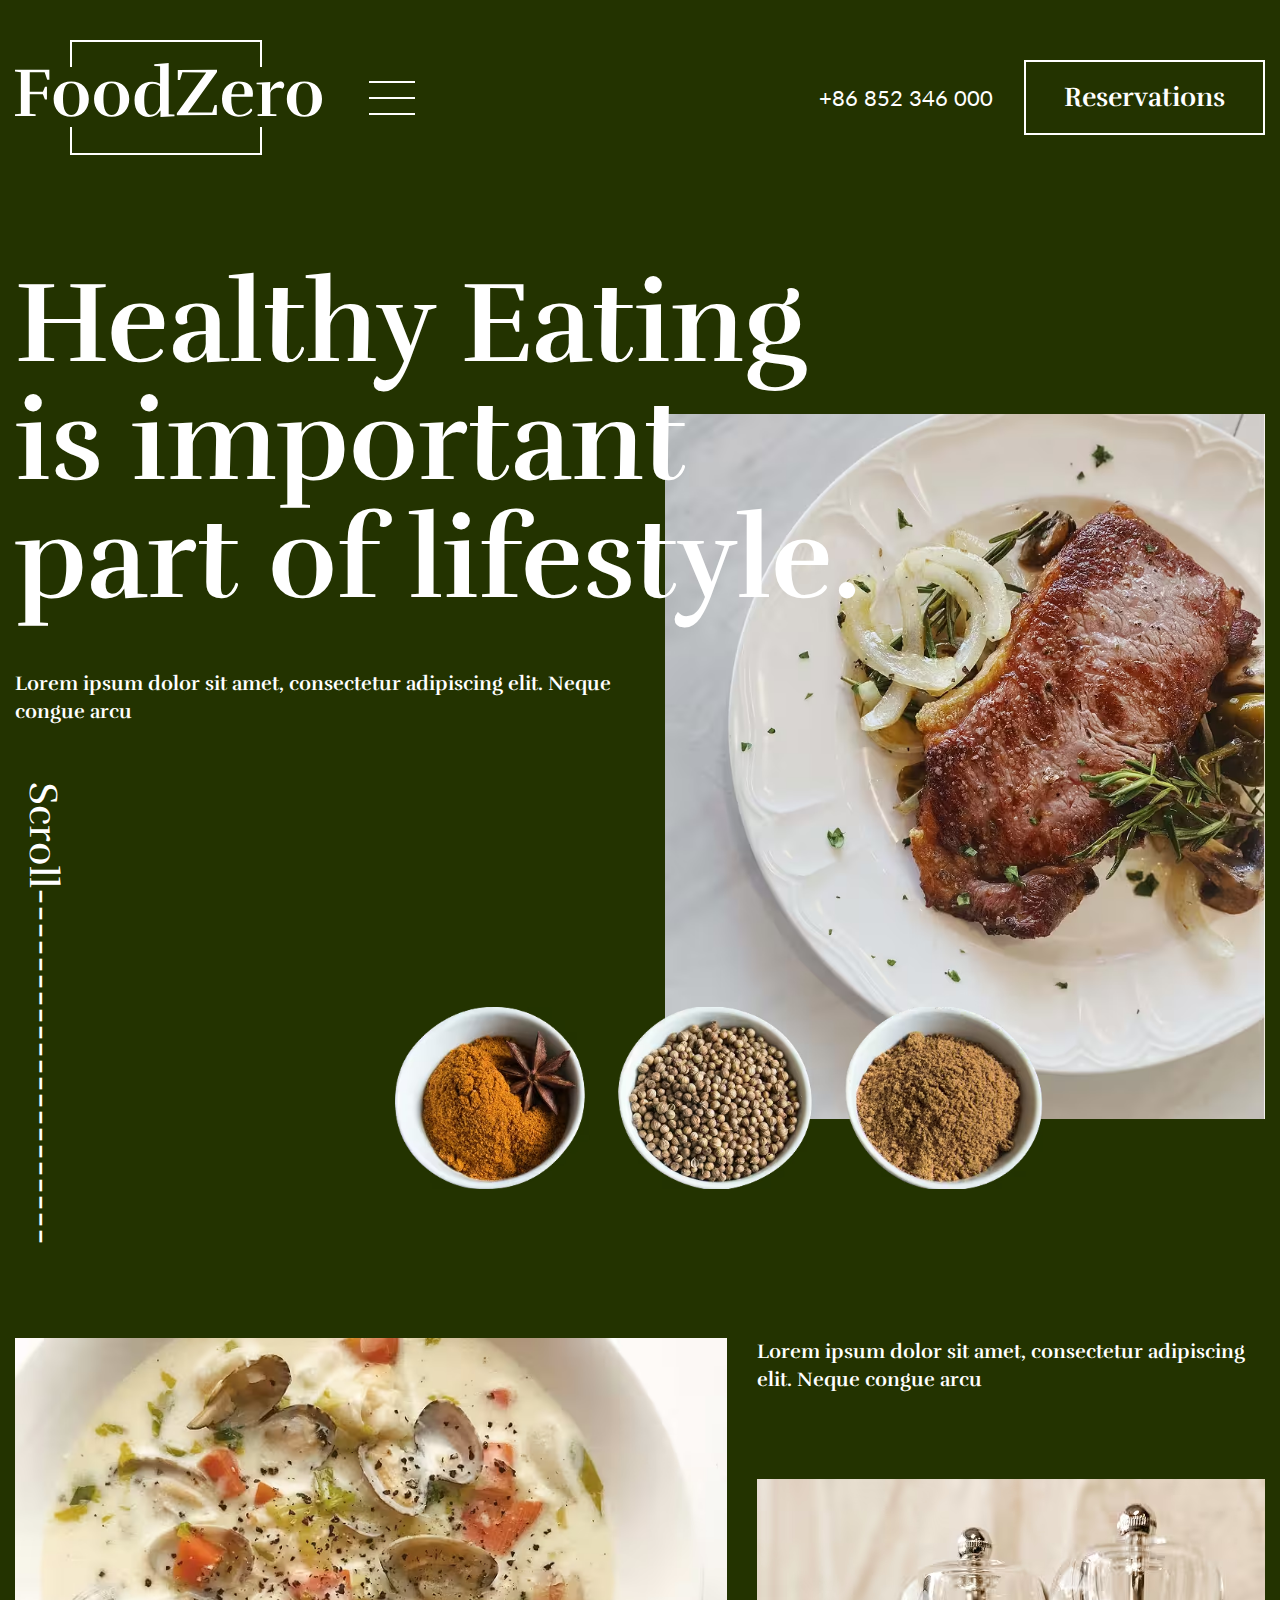
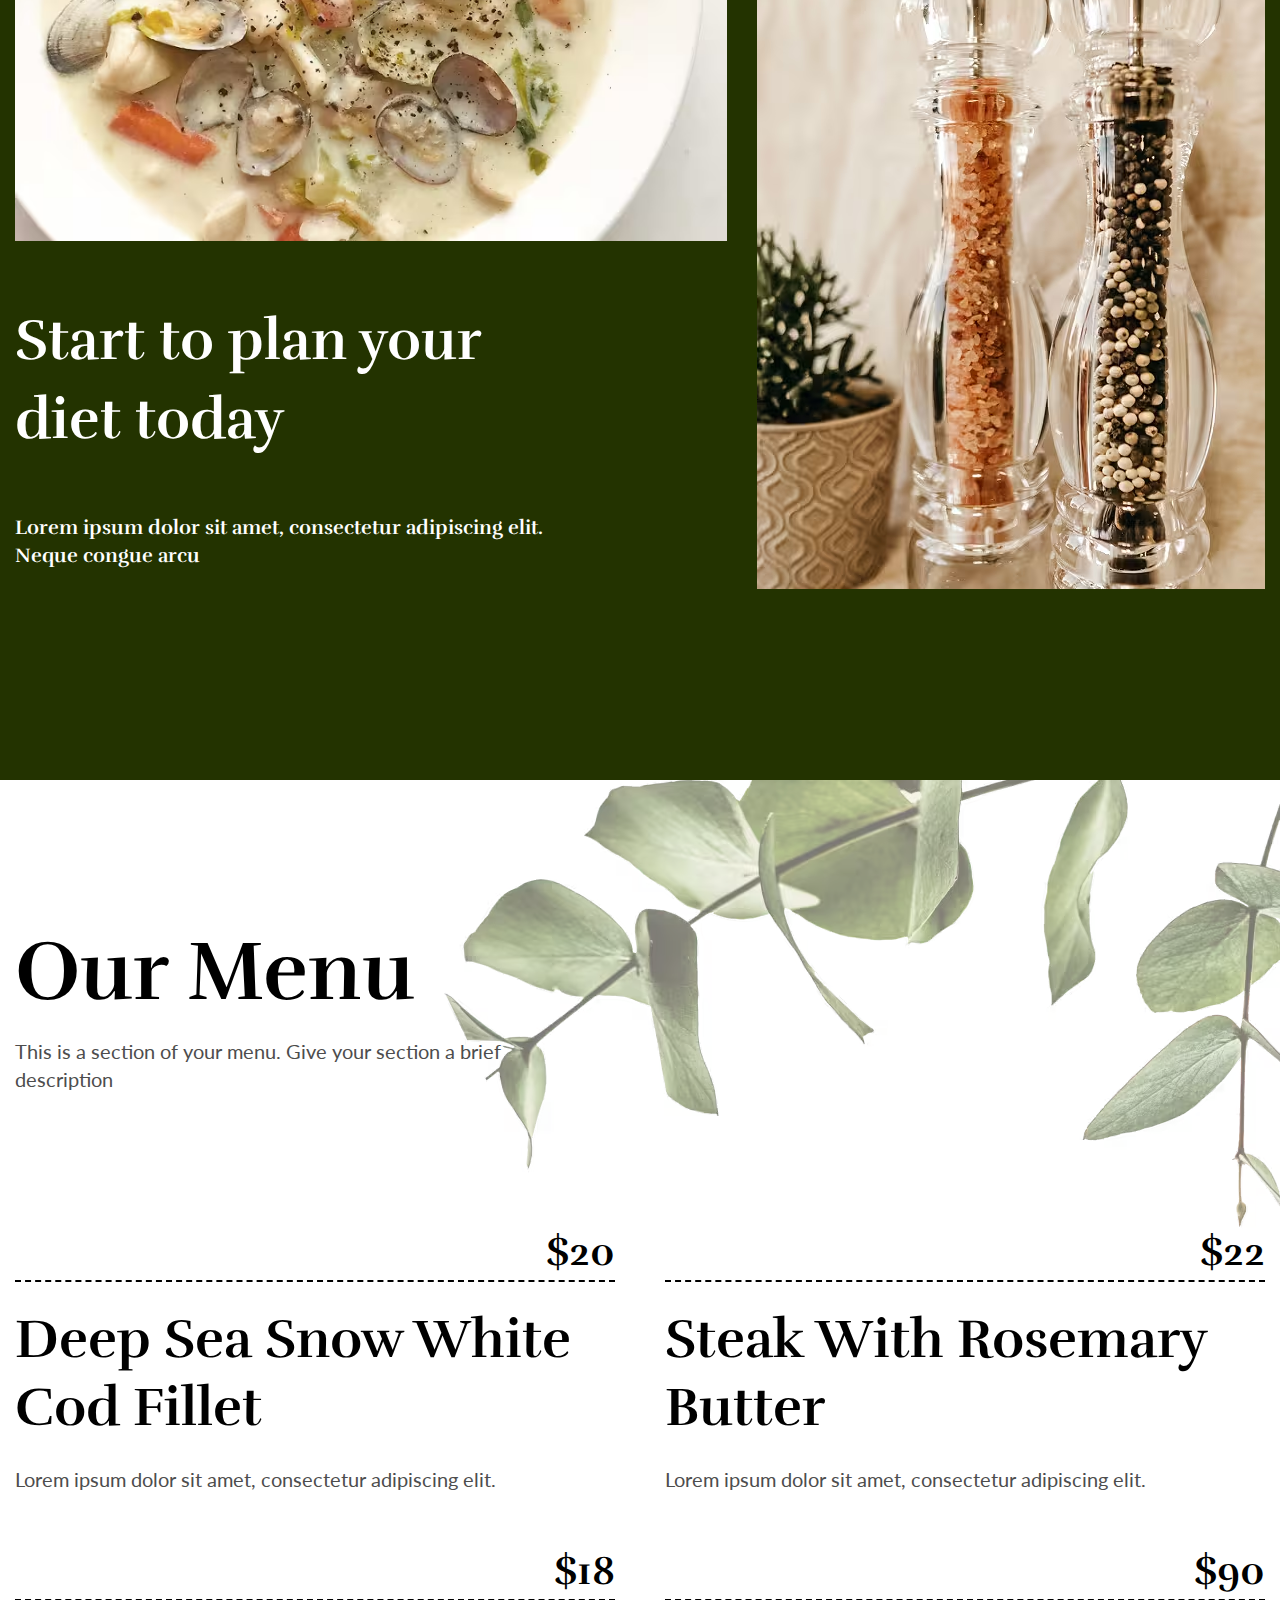
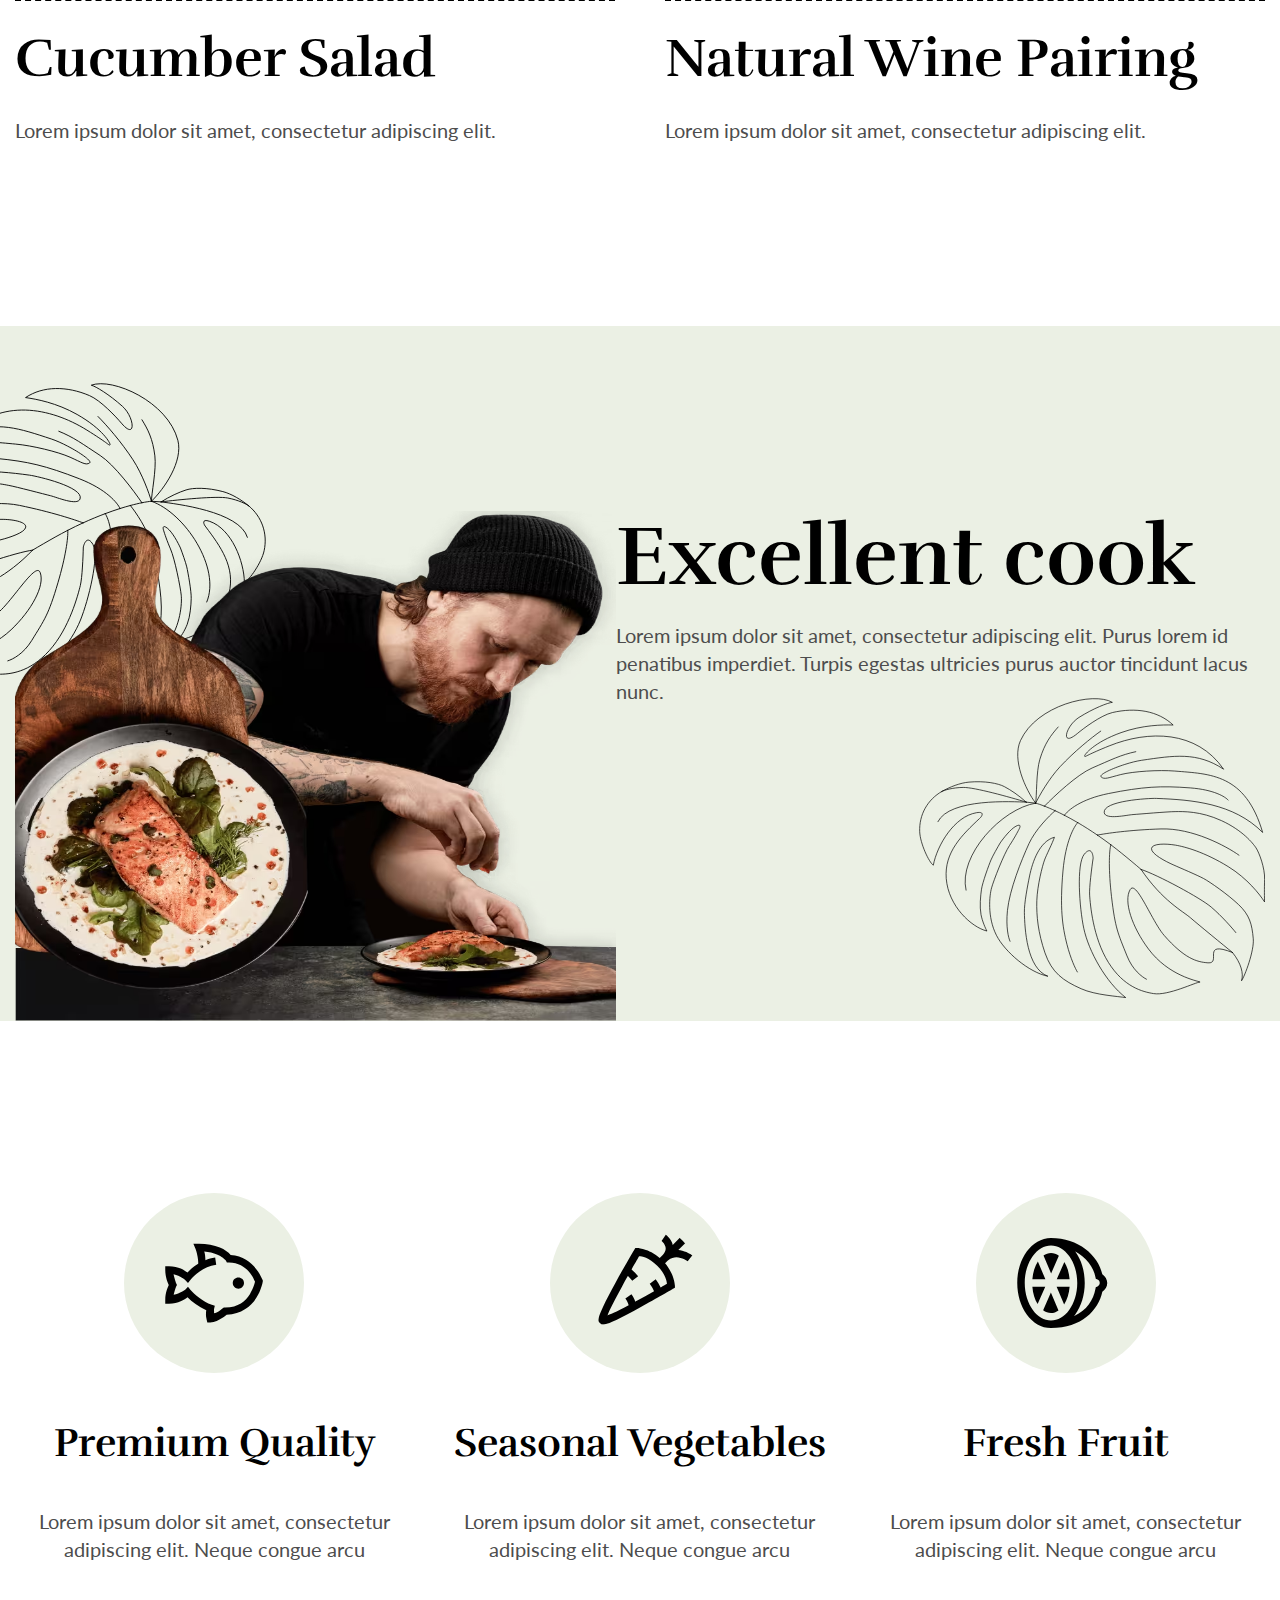
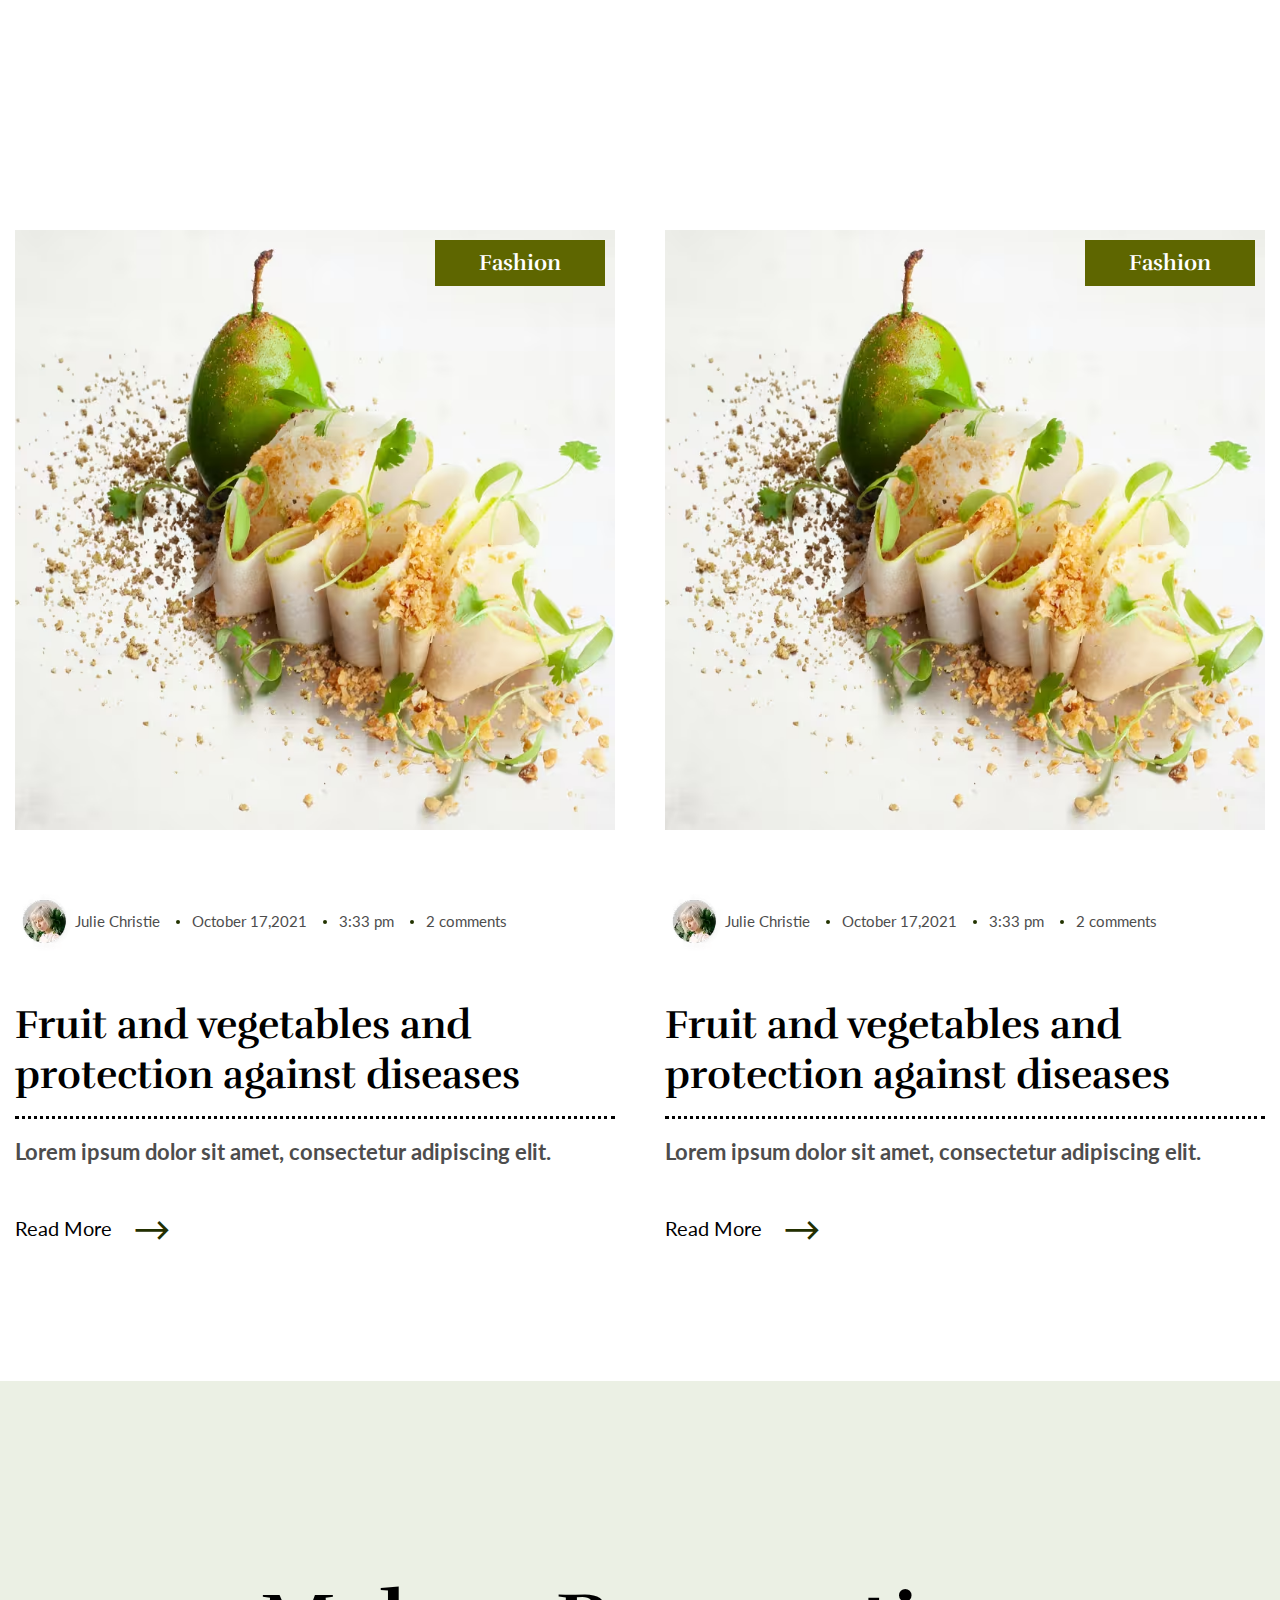
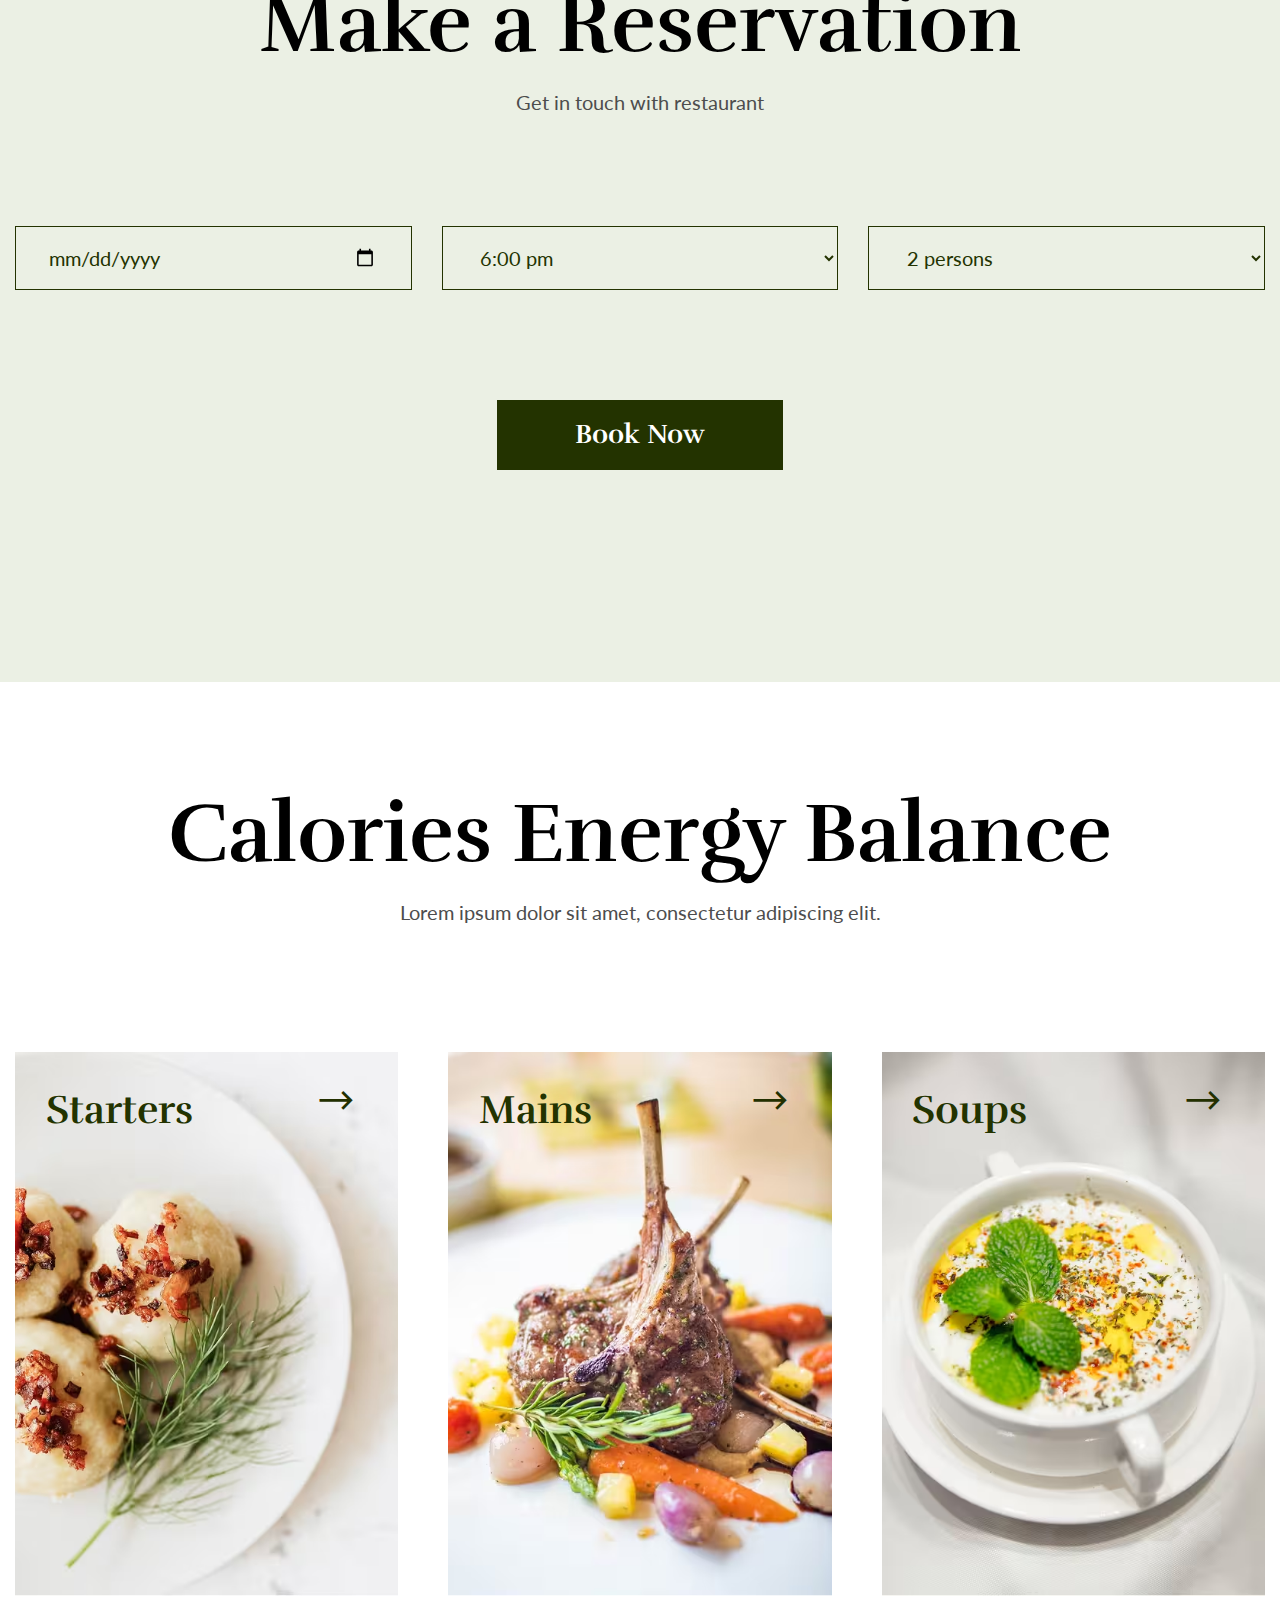
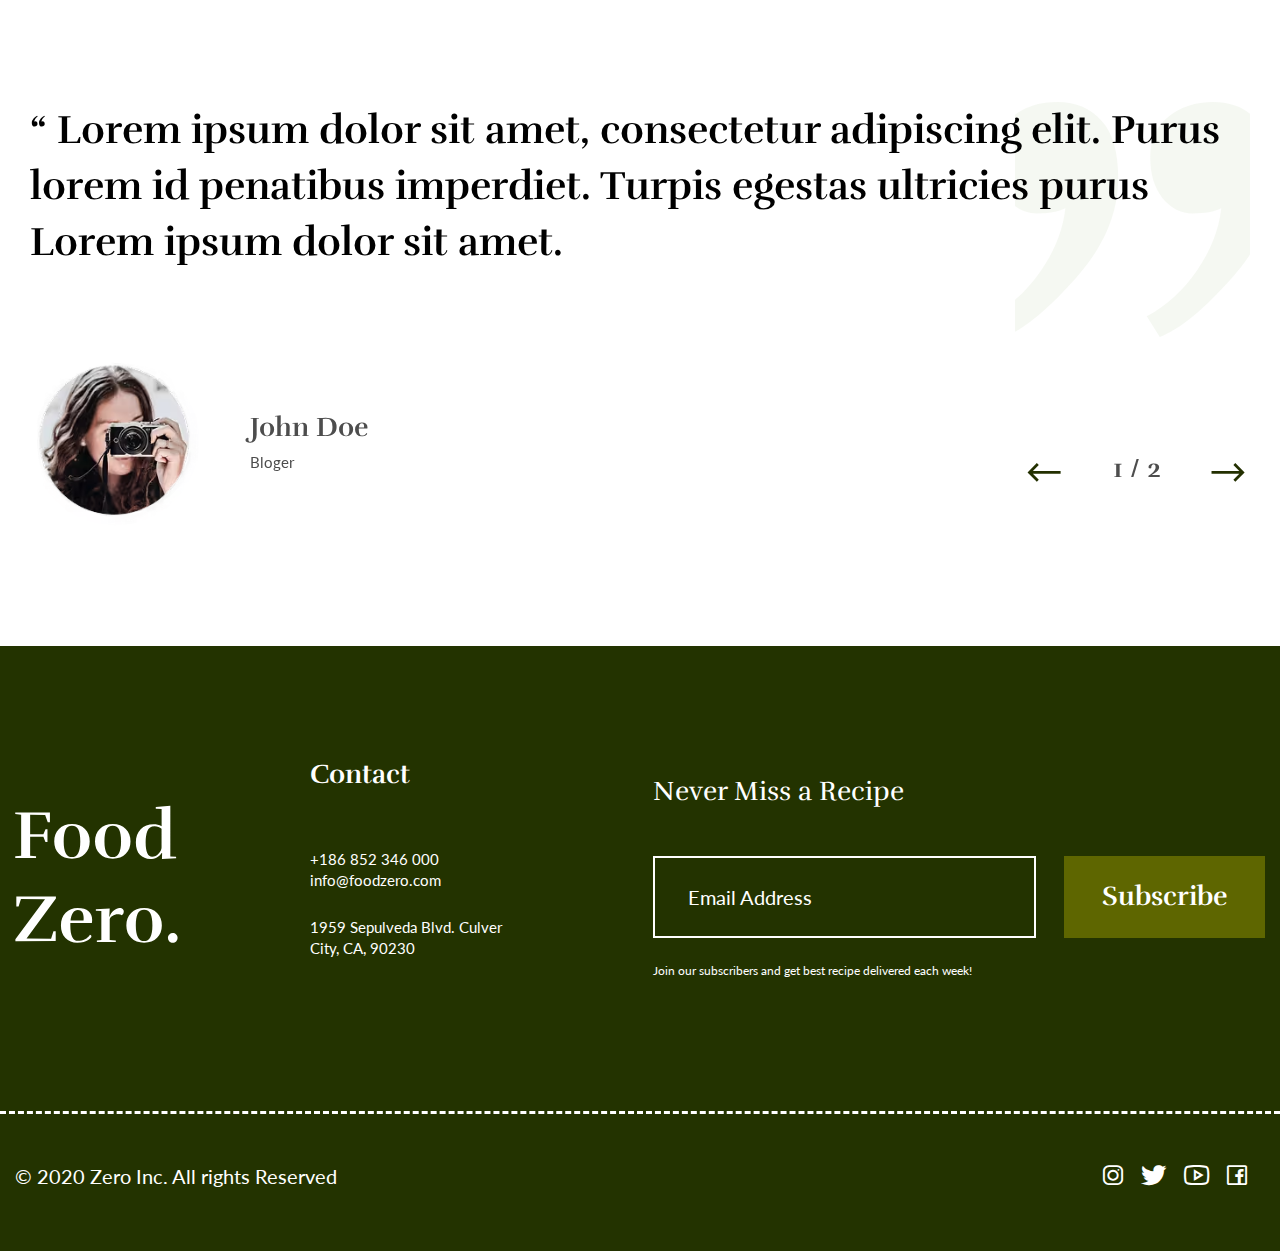
<file: index.html>
<!DOCTYPE html>
<html lang="en">
  <head>
    <meta charset="UTF-8" />
    <meta name="viewport" content="width=device-width, initial-scale=1.0" />
    <link rel="preconnect" href="https://fonts.googleapis.com" />
    <link rel="preconnect" href="https://fonts.gstatic.com" crossorigin />
    <link
      href="https://fonts.googleapis.com/css2?family=Lato:wght@400;700&family=Rufina:wght@400;700&display=swap"
      rel="stylesheet"
    />
    <link
      rel="stylesheet"
      href="https://cdn.jsdelivr.net/npm/swiper@11/swiper-bundle.min.css"
    />

    <link rel="stylesheet" href="./css/index.css" />

    <title>Main-page</title>
  </head>
  <body class="home-page">
    <header class="header">
      <div class="container">
        <div class="header-wrapper">
          <div class="header-left">
            <a href="" class="header-logo">
              <img
                src="./icons/header-logo.svg"
                alt=""
                class="header-logo-img"
              />
            </a>
            <div class="burger">
              <span></span>
              <span></span>
              <span></span>
            </div>
          </div>
          <div class="header-right">
            <a href="tel:+86852346000" class="header-tel">+86 852 346 000</a>
            <button class="btn btn--transparent">Reservations</button>
          </div>
        </div>
      </div>
    </header>
    <main>
      <section class="hero">
        <div class="container">
          <h1 class="hero-title">
            Healthy Eating is important part of lifestyle.
          </h1>
          <p class="hero-text">
            Lorem ipsum dolor sit amet, consectetur adipiscing elit. Neque
            congue arcu
          </p>
          <p class="hero-scroll">Scroll---------------------</p>
          <div class="hero-images-wrapper">
            <img
              src="./images/home-page/hero-main-img.avif"
              alt=""
              class="hero-main-img"
            />
            <img
              src="./images/home-page/hero-sub-img.avif"
              alt=""
              class="hero-sub-img"
            />
          </div>

          <div class="hero-wrapper">
            <div class="hero-content-left">
              <img
                class="hero-content-left-img"
                src="./images/home-page/hero-4.avif"
                alt=""
              />
              <p class="hero-caption">Start to plan your diet today</p>
              <p class="hero-text hero-text--left">
                Lorem ipsum dolor sit amet, consectetur adipiscing elit. Neque
                congue arcu
              </p>
            </div>
            <div class="hero-content-right">
              <p class="hero-text hero-text--right">
                Lorem ipsum dolor sit amet, consectetur adipiscing elit. Neque
                congue arcu
              </p>
              <img src="./images/home-page/hero-5.avif" alt="" />
            </div>
          </div>
        </div>
      </section>
      <section class="menu">
        <div class="container">
          <h2 class="menu-title">Our Menu</h2>
          <p class="menu-subtitle">
            This is a section of your menu. Give your section a brief
            description
          </p>
          <ul class="menu-list">
            <li class="menu-item">
              <p class="menu-item-price">$20</p>
              <h3 class="menu-item-title">Deep Sea Snow White Cod Fillet</h3>
              <p class="menu-item-subtitle">
                Lorem ipsum dolor sit amet, consectetur adipiscing elit.
              </p>
            </li>
            <li class="menu-item">
              <p class="menu-item-price">$22</p>
              <h3 class="menu-item-title">Steak With Rosemary Butter</h3>
              <p class="menu-item-subtitle">
                Lorem ipsum dolor sit amet, consectetur adipiscing elit.
              </p>
            </li>
            <li class="menu-item">
              <p class="menu-item-price">$18</p>
              <h3 class="menu-item-title">Cucumber Salad</h3>
              <p class="menu-item-subtitle">
                Lorem ipsum dolor sit amet, consectetur adipiscing elit.
              </p>
            </li>
            <li class="menu-item">
              <p class="menu-item-price">$90</p>
              <h3 class="menu-item-title">Natural Wine Pairing</h3>
              <p class="menu-item-subtitle">
                Lorem ipsum dolor sit amet, consectetur adipiscing elit.
              </p>
            </li>
          </ul>
        </div>
      </section>

      <section class="chief">
        <div class="chief-top">
          <div class="container">
            <div class="chief-wrapper">
              <img
                src="./images/home-page/chief.avif"
                class="chief-img"
                alt="chief"
                width="510"
                height="510"
              />
              <div class="chief-content">
                <h2 class="chief-title">Excellent cook</h2>
                <p class="chief-text">
                  Lorem ipsum dolor sit amet, consectetur adipiscing elit. Purus
                  lorem id penatibus imperdiet. Turpis egestas ultricies purus
                  auctor tincidunt lacus nunc.
                </p>
              </div>
            </div>
          </div>
        </div>
        <!-- change template and classes -->
        <div class="chief-bottom">
          <div class="container">
            <div class="chief-feachers">
              <div class="chief-card">
                <div>
                  <img
                    src="./icons/Icon_fish.svg"
                    alt=""
                    class="chief-card-img"
                  />
                  <h3 class="chief-card-title">Premium Quality</h3>
                </div>
                <p class="chief-card-text">
                  Lorem ipsum dolor sit amet, consectetur adipiscing elit. Neque
                  congue arcu
                </p>
              </div>
              <div class="chief-card">
                <div>
                  <img
                    src="./icons/Icon_carrot.svg"
                    alt=""
                    class="chief-card-img"
                  />
                  <h3 class="chief-card-title">Seasonal Vegetables</h3>
                </div>

                <p class="chief-card-text">
                  Lorem ipsum dolor sit amet, consectetur adipiscing elit. Neque
                  congue arcu
                </p>
              </div>
              <div class="chief-card">
                <div>
                  <img
                    src="./icons/Icon_lemon.svg"
                    alt=""
                    class="chief-card-img"
                  />
                  <h3 class="chief-card-title">Fresh Fruit</h3>
                </div>
                <p class="chief-card-text">
                  Lorem ipsum dolor sit amet, consectetur adipiscing elit. Neque
                  congue arcu
                </p>
              </div>
            </div>
          </div>
        </div>
      </section>
      <section class="recent-post">
        <div class="container">
          <h2 hidden>Recent posts</h2>
          <div class="posts-wrapper">
            <div class="blog-item">
              <div class="blog-item-img-content">
                <span class="blog-category-name">Fashion</span>
                <img
                  src="./images/posts/post-1.avif"
                  alt=""
                  class="blog-item-img"
                />
              </div>
              <!-- max-width add -->
              <div class="blog-item-text-content">
                <div class="blog-item-info">
                  <img
                    src="./images/posts/Avatar.avif"
                    alt=""
                    class="blog-item-info-img"
                  />
                  <ul class="blog-item-info-list">
                    <li>Julie Christie</li>
                    <li>October 17,2021</li>
                    <li>3:33 pm</li>
                    <li>2 comments</li>
                  </ul>
                </div>
                <h3 class="blog-item-title">
                  Fruit and vegetables and protection against diseases
                </h3>
                <p class="blog-item-text">
                  Lorem ipsum dolor sit amet, consectetur adipiscing elit.
                </p>
                <a href="#" class="blog-item-link"
                  >Read More <span class="icon-arrow-right"></span
                ></a>
              </div>
            </div>
            <div class="blog-item">
              <div class="blog-item-img-content">
                <span class="blog-category-name">Fashion</span>
                <img
                  src="./images/posts/post-1.avif"
                  alt=""
                  class="blog-item-img"
                />
              </div>
              <!-- max-width add -->
              <div class="blog-item-text-content">
                <div class="blog-item-info">
                  <img
                    src="./images/posts/Avatar.avif"
                    alt=""
                    class="blog-item-info-img"
                  />
                  <ul class="blog-item-info-list">
                    <li>Julie Christie</li>
                    <li>October 17,2021</li>
                    <li>3:33 pm</li>
                    <li>2 comments</li>
                  </ul>
                </div>
                <h3 class="blog-item-title">
                  Fruit and vegetables and protection against diseases
                </h3>
                <p class="blog-item-text">
                  Lorem ipsum dolor sit amet, consectetur adipiscing elit.
                </p>
                <a href="#" class="blog-item-link"
                  >Read More <span class="icon-arrow-right"></span
                ></a>
              </div>
            </div>
          </div>
        </div>
      </section>
      <section class="reservation">
        <div class="container">
          <h2 class="reservation-title">Make a Reservation</h2>
          <p class="reservation-text">Get in touch with restaurant</p>
          <form action="#" class="reservation-form">
            <div class="reservation-form-inner">
              <input type="date" name="date" class="reservation-input" />
              <select name="time" class="reservation-input">
                <option value="6:00 pm" selected>6:00 pm</option>
                <option value="7:00 pm">7:00 pm</option>
                <option value="8:00 pm">8:00 pm</option>
                <option value="9:00 pm">9:00 pm</option>
                <option value="10:00 pm">10:00 pm</option>
              </select>
              <select name="persons" class="reservation-input">
                <option value="2 persons" selected>2 persons</option>
                <option value="3 persons">3 persons</option>
                <option value="4 persons">4 persons</option>
                <option value="5 persons">5 persons</option>
              </select>
            </div>
            <button class="btn btn--wide btn--dark-green">Book Now</button>
          </form>
        </div>
      </section>
      <section class="categories">
        <div class="container">
          <h2 class="categories-title">Calories Energy Balance</h2>
          <p class="categories-text">
            Lorem ipsum dolor sit amet, consectetur adipiscing elit.
          </p>
          <div class="categories-wrapper">
            <a href="#" class="categories-card">
              <span class="categories-card-name">Starters</span>
              <span class="icon-arrow-right"></span>
              <img
                src="./images/categories/category-1.avif"
                alt=""
                class="categories-card-img"
              />
            </a>
            <a href="#" class="categories-card">
              <span class="categories-card-name">Mains</span>
              <span class="icon-arrow-right"></span>
              <img
                src="./images/categories/category-2.avif"
                alt=""
                class="categories-card-img"
              />
            </a>
            <a href="#" class="categories-card">
              <span class="categories-card-name">Soups</span>
              <span class="icon-arrow-right"></span>
              <img
                src="./images/categories/category-3.avif"
                alt=""
                class="categories-card-img"
              />
            </a>
          </div>
          <section class="testimonials">
            <div class="container">
              <h2 class="testimonials-title" hidden>testimonials</h2>
              <div class="swiper testimonials-slider">
                <div class="swiper-wrapper">
                  <div class="swiper-slide">
                    <div class="testimonials-slide">
                      <p class="testimonials-text">
                        “ Lorem ipsum dolor sit amet, consectetur adipiscing
                        elit. Purus lorem id penatibus imperdiet. Turpis egestas
                        ultricies purus Lorem ipsum dolor sit amet.
                      </p>
                      <div class="testimonials-author">
                        <img
                          src="./images/categories/Avatar-author.avif"
                          alt=""
                          class="testimonials-author-img"
                        />
                        <div class="testimonials-author-inner">
                          <p class="testimonials-author-name">John Doe</p>
                          <p class="testimonials-author-rank">Bloger</p>
                        </div>
                      </div>
                    </div>
                  </div>
                  <div class="swiper-slide">
                    <div class="testimonials-slide">
                      <p class="testimonials-text">
                        “ Lorem ipsum dolor sit amet, consectetur adipiscing
                        elit. Purus lorem id penatibus imperdiet. Turpis egestas
                        ultricies purus Lorem ipsum dolor sit amet.
                      </p>
                      <div class="testimonials-author">
                        <img
                          src="./images/categories/Avatar-author.avif"
                          alt=""
                          class="testimonials-author-img"
                        />
                        <div class="testimonials-author-inner">
                          <p class="testimonials-author-name">John Doe</p>
                          <p class="testimonials-author-rank">Bloger</p>
                        </div>
                      </div>
                    </div>
                  </div>
                </div>
                <div class="testimonials-slider-pagination">
                  <div class="swiper-button-prev">
                    <span class="icon-arrow-left"></span>
                  </div>
                  <div
                    class="swiper-pagination testimonials-slider-pagination-num"
                  ></div>
                  <div class="swiper-button-next">
                    <span class="icon-arrow-right"></span>
                  </div>
                </div>
              </div>
            </div>
          </section>
        </div>
      </section>
    </main>
    <footer class="footer">
      <div class="container">
        <div class="footer-wrapper footer-wrapper--top">
          <a href="#" class="footer-logo">
            <img src="./icons/Logo-footer.svg" alt="" />
          </a>
          <div class="contacts">
            <p class="contacts-caption">Contact</p>
            <a class="contacts-phone" href="tel:+186852346000">
              +186 852 346 000
            </a>
            <a class="contacts-mail" href="mailto:info@foodzero.com"
              >info@foodzero.com</a
            >
            <address class="contacts-adress">
              1959 Sepulveda Blvd. Culver City, CA, 90230
            </address>
          </div>
          <div class="footer-form-wrapper">
            <p class="footer-caption">Never Miss a Recipe</p>
            <form action="#" class="footer-form">
              <input
                class="footer-form-input"
                type="email"
                name="email"
                value="Email Address"
              />
              <button class="btn btn--light-green" type="submit">
                Subscribe
              </button>
            </form>
            <span
              >Join our subscribers and get best recipe delivered each
              week!</span
            >
          </div>
        </div>
        <div class="footer-devider"></div>
        <div class="footer-wrapper footer-wrapper--bottom">
          <p class="footer-copyright">© 2020 Zero Inc. All rights Reserved</p>
          <ul class="social">
            <li class="social-item">
              <a href="#" class="icon-instagram social-link"></a>
            </li>
            <li class="social-item">
              <a href="#" class="icon-twitter social-link"></a>
            </li>
            <li class="social-item">
              <a href="#" class="icon-youtube social-link"></a>
            </li>
            <li class="social-item">
              <a href="#" class="icon-facebook social-link"></a>
            </li>
          </ul>
        </div>
      </div>
    </footer>
    <div class="modal">
      <div class="modal-nav-close">
        <span></span>
        <span></span>
      </div>
      <!-- <div class="container"> -->
      <div class="modal-wrapper">
        <nav class="modal-menu">
          <ul class="modal-menu-list">
            <li class="modal-menu-item">
              <a href="#" class="modal-menu-link">Home</a>
            </li>
            <li class="modal-menu-item">
              <a href="#" class="modal-menu-link">Menu</a>
            </li>
            <li class="modal-menu-item">
              <a href="#" class="modal-menu-link">Blogs</a>
            </li>
            <li class="modal-menu-item">
              <a href="#" class="modal-menu-link">About</a>
            </li>
            <li class="modal-menu-item">
              <a href="#" class="modal-menu-link">Contact</a>
            </li>
          </ul>
        </nav>
        <div class="modal-contacts-wrapper">
          <div class="contacts">
            <p class="contacts-caption contacts--border-dashed">Contact</p>
            <a class="contacts-phone" href="tel:+186852346000">
              +186 852 346 000
            </a>
            <a class="contacts-mail" href="mailto:info@foodzero.com"
              >info@foodzero.com</a
            >
            <address class="contacts-adress">
              1959 Sepulveda Blvd. Culver City, CA, 90230
            </address>
          </div>
          <ul class="social">
            <li class="social-item">
              <a href="#" class="icon-instagram social-link"></a>
            </li>
            <li class="social-item">
              <a href="#" class="icon-twitter social-link"></a>
            </li>
            <li class="social-item">
              <a href="#" class="icon-youtube social-link"></a>
            </li>
            <li class="social-item">
              <a href="#" class="icon-facebook social-link"></a>
            </li>
          </ul>
        </div>
      </div>
    </div>
    <script src="https://cdn.jsdelivr.net/npm/swiper@11/swiper-bundle.min.js"></script>
    <script src="./js/script.js"></script>
    <script src="./js/script-burger-menu.js"></script>
  </body>
</html>
</file>
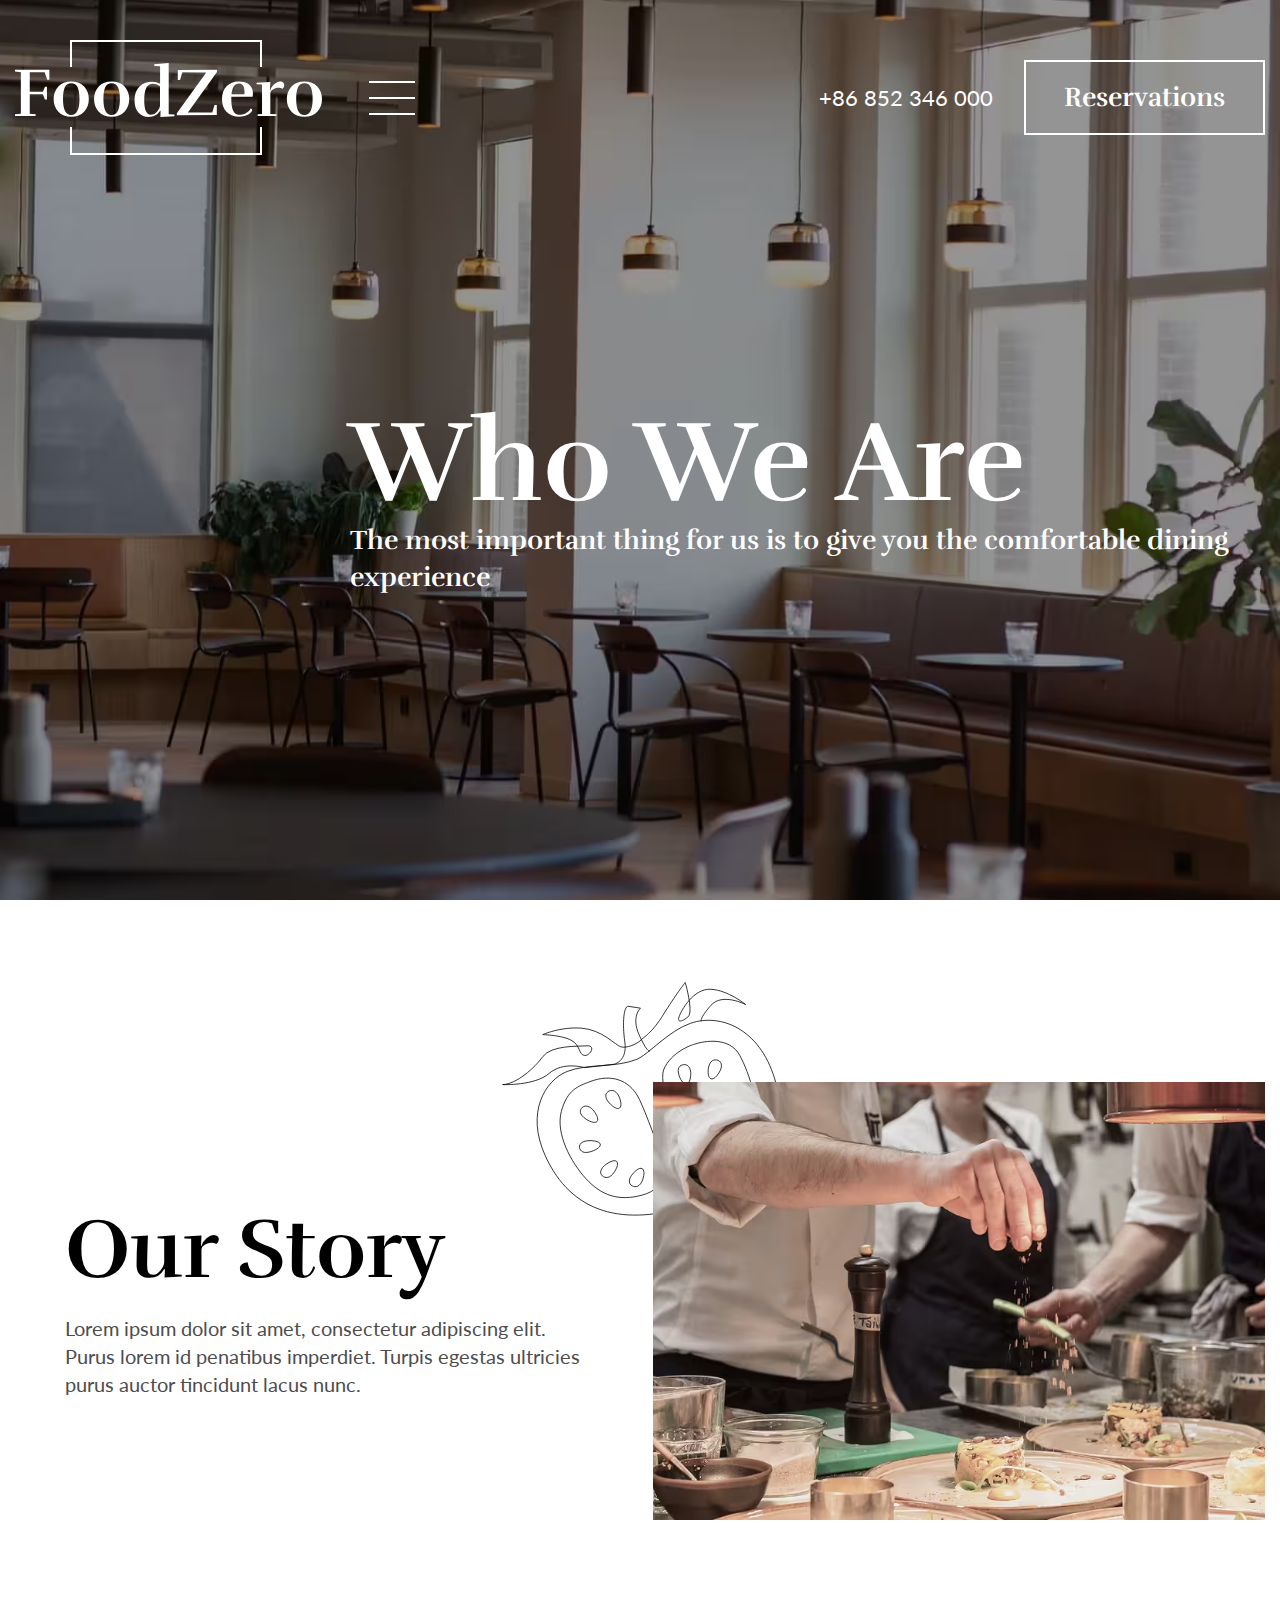
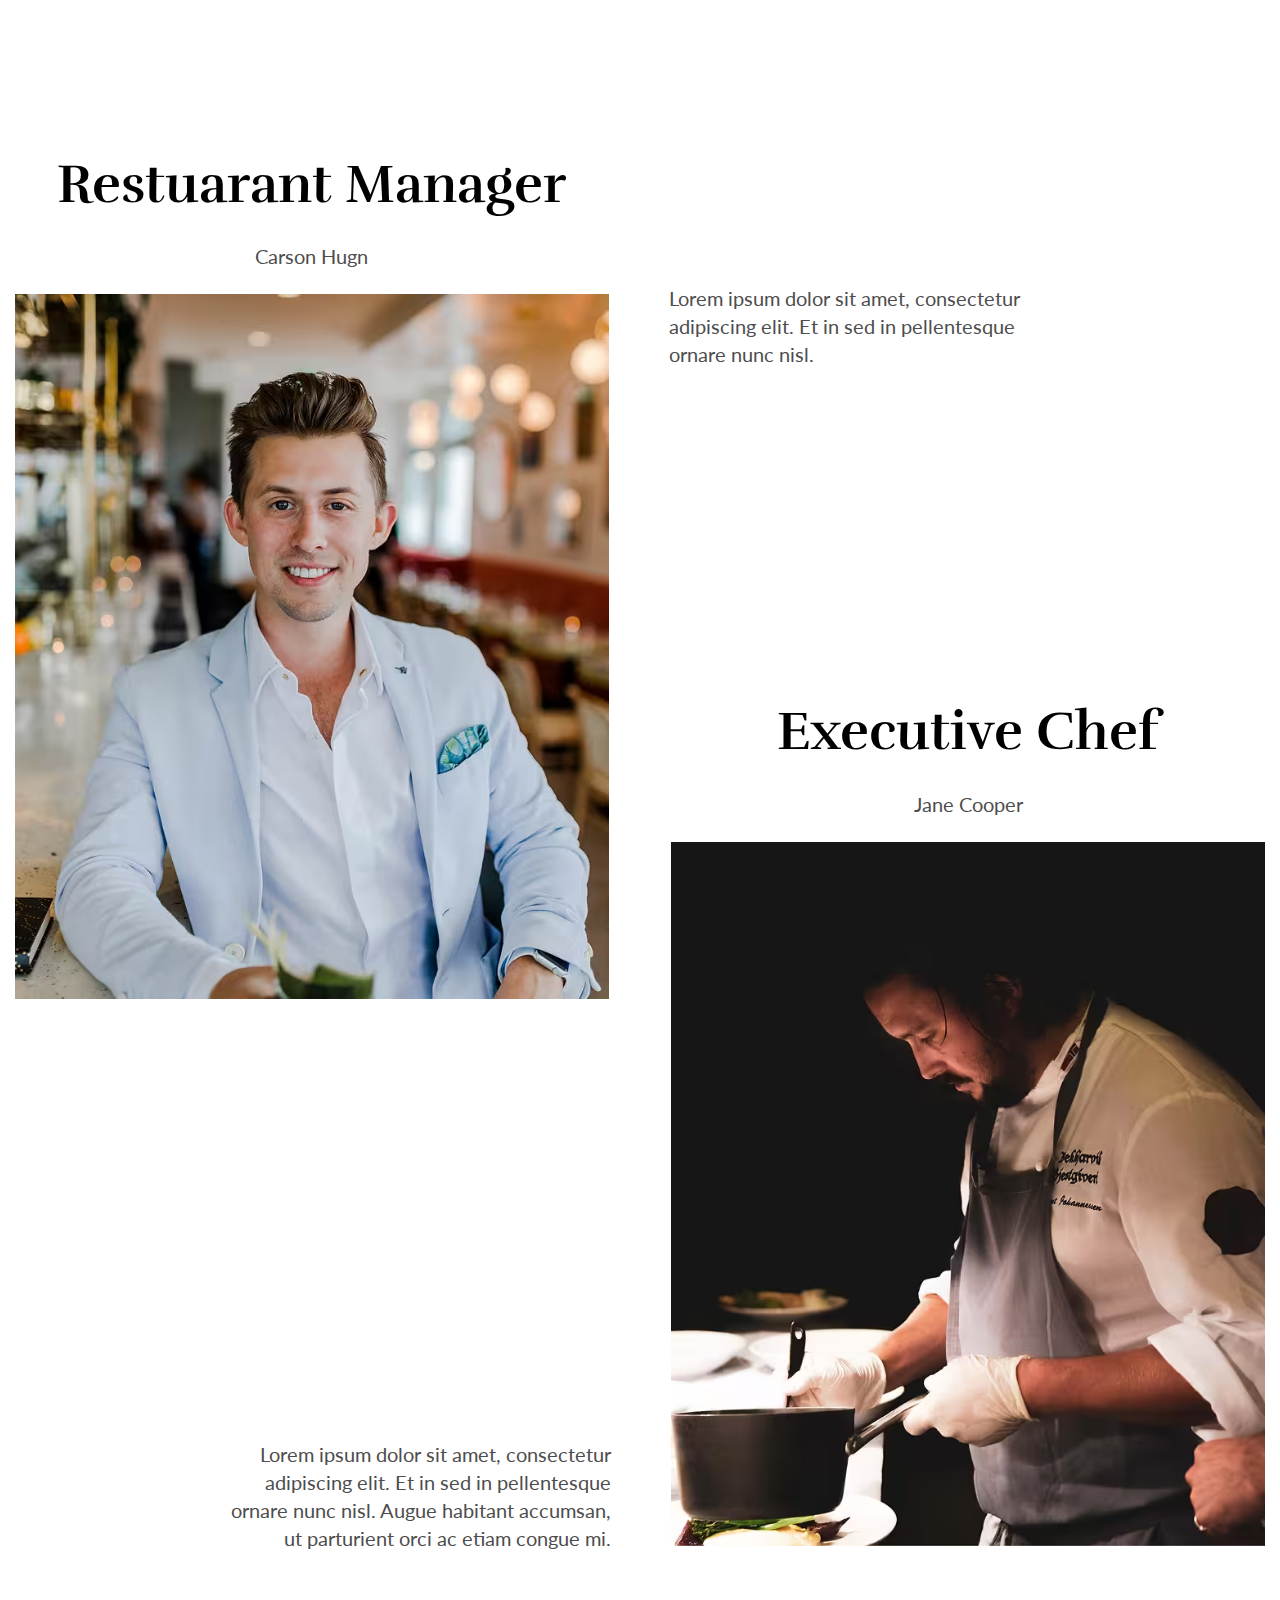
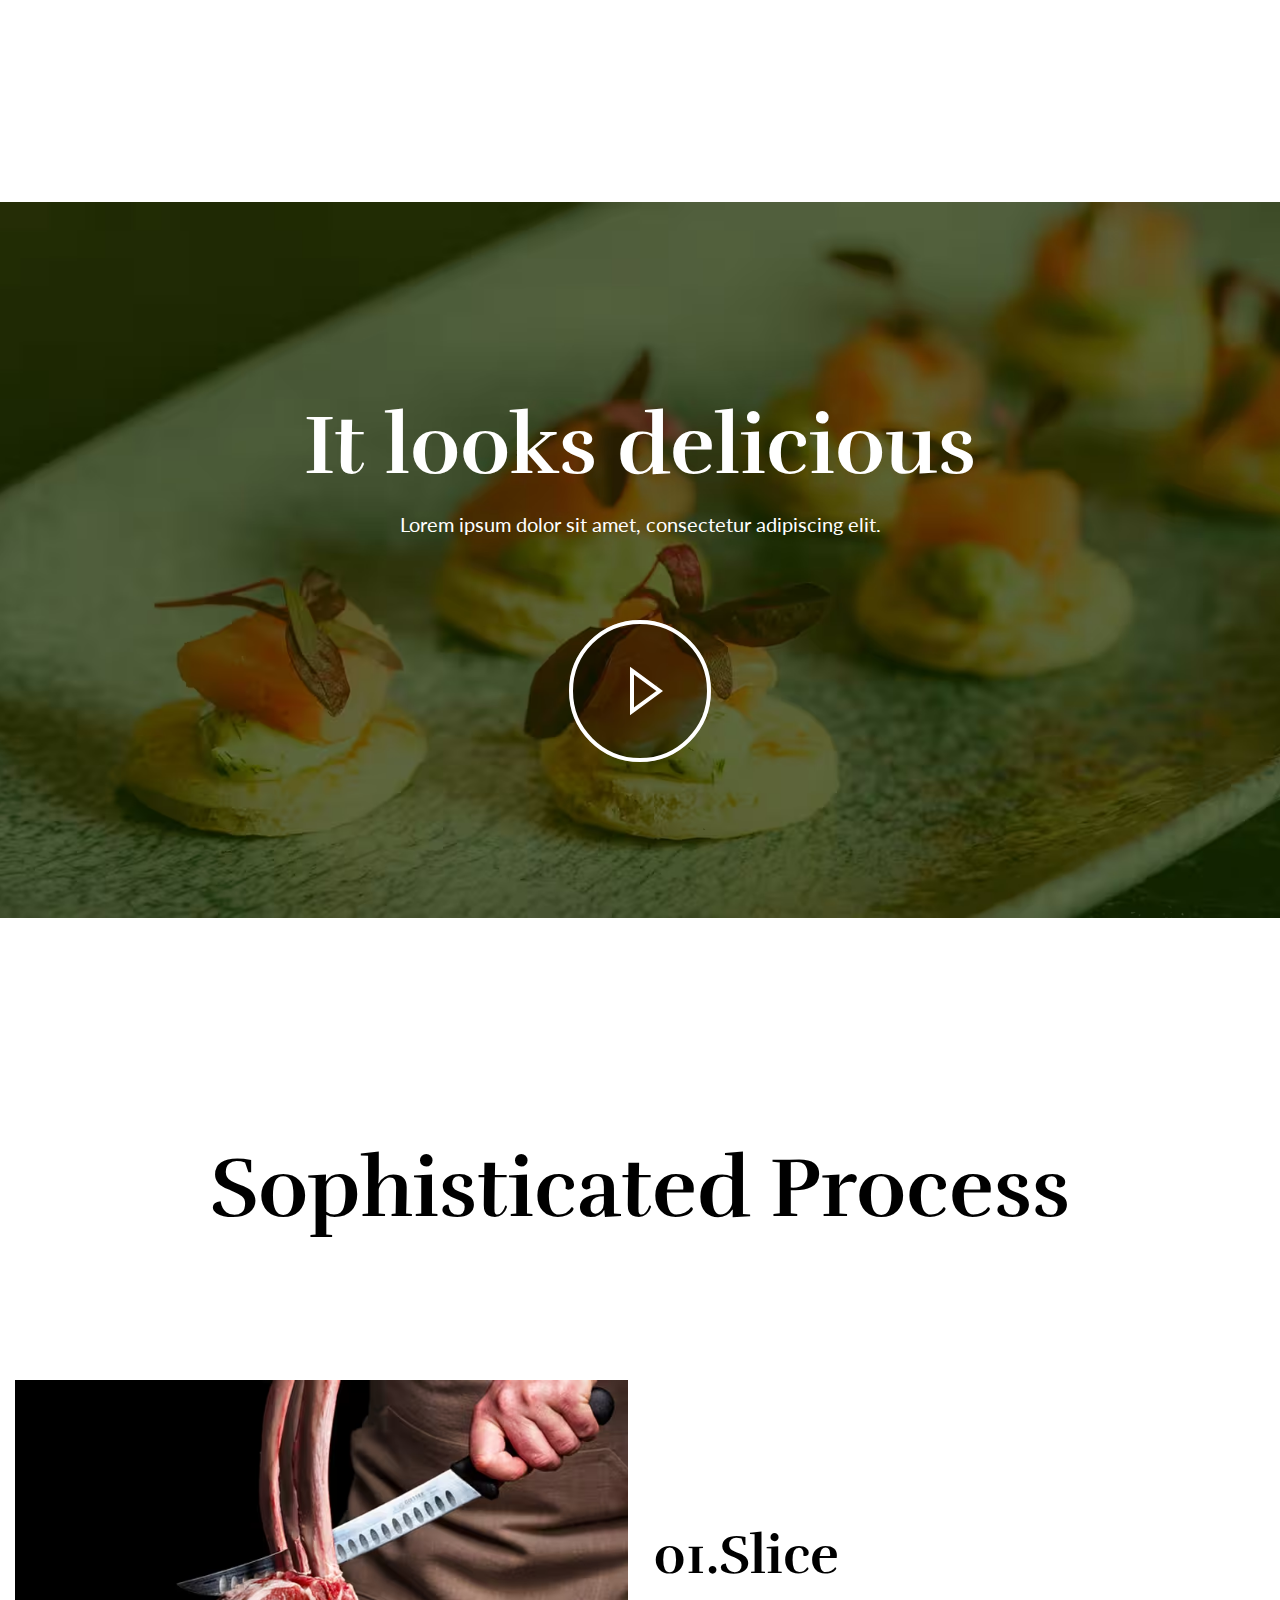
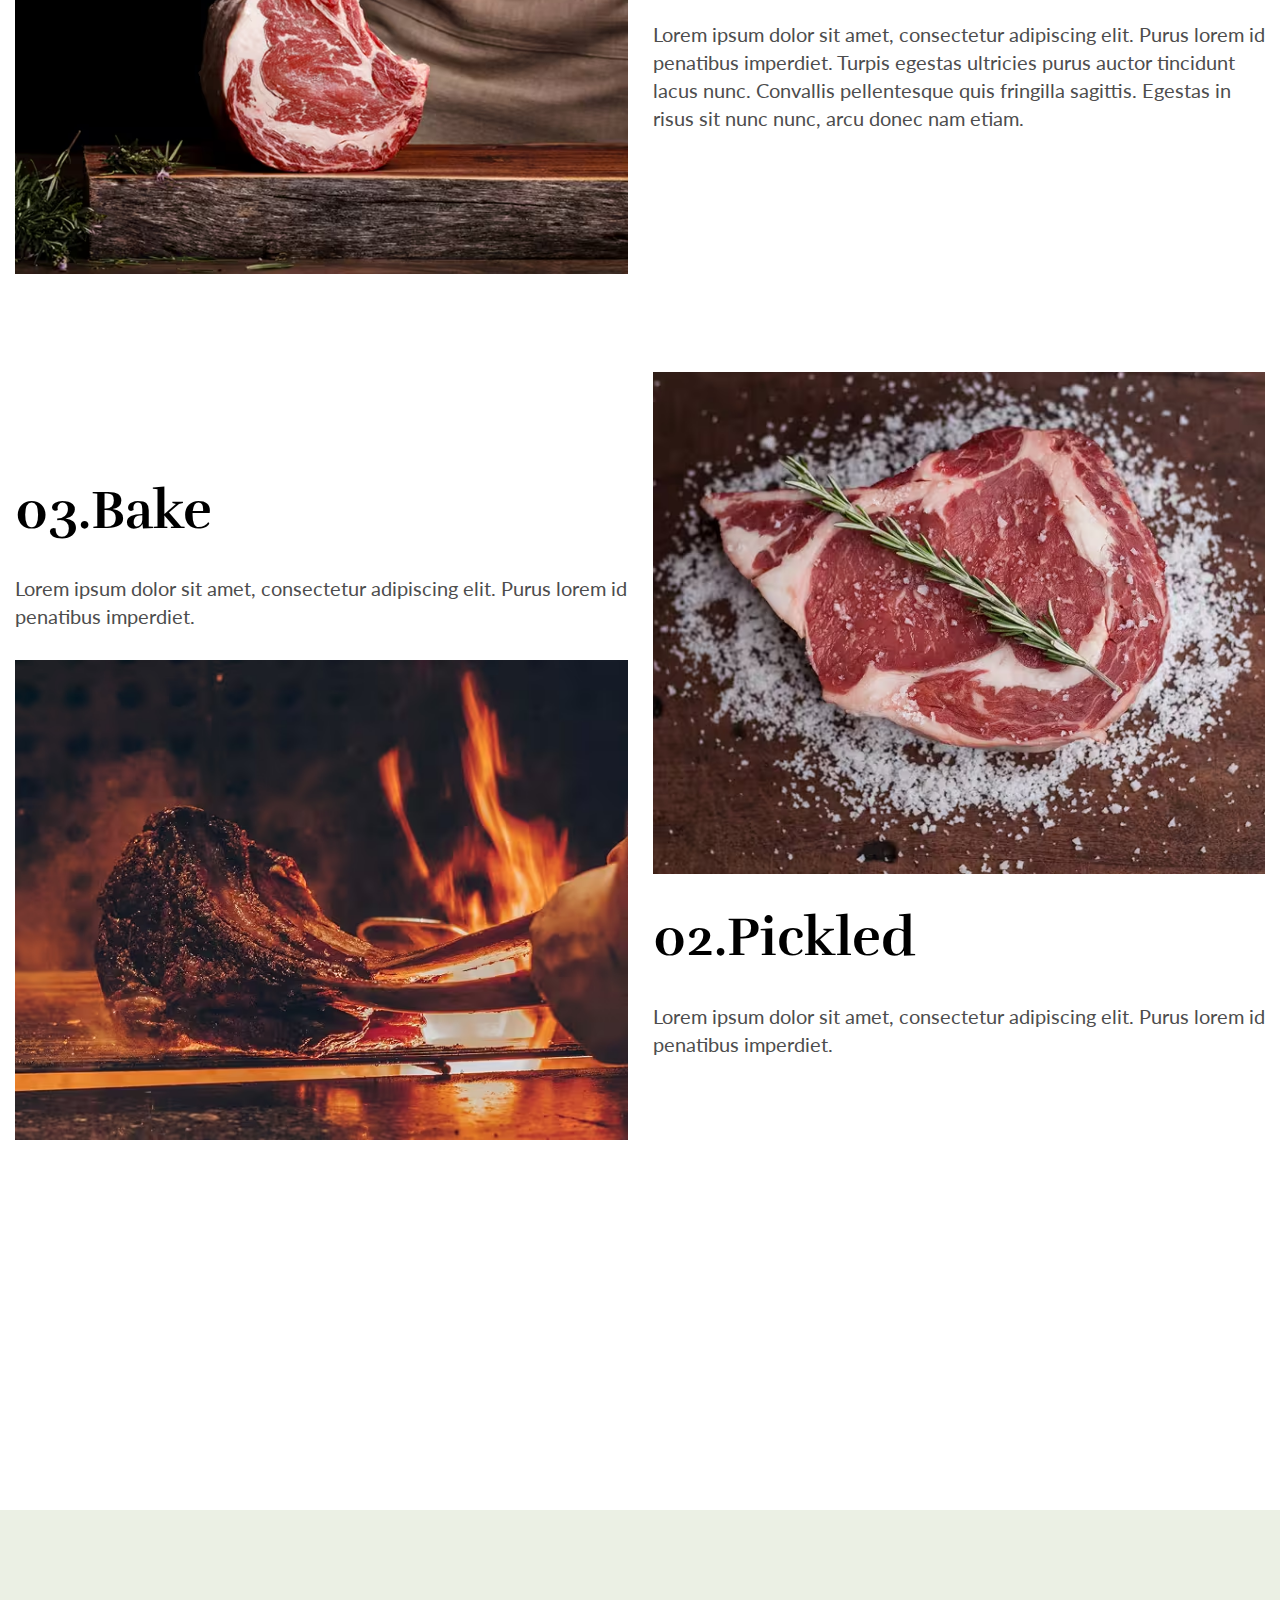
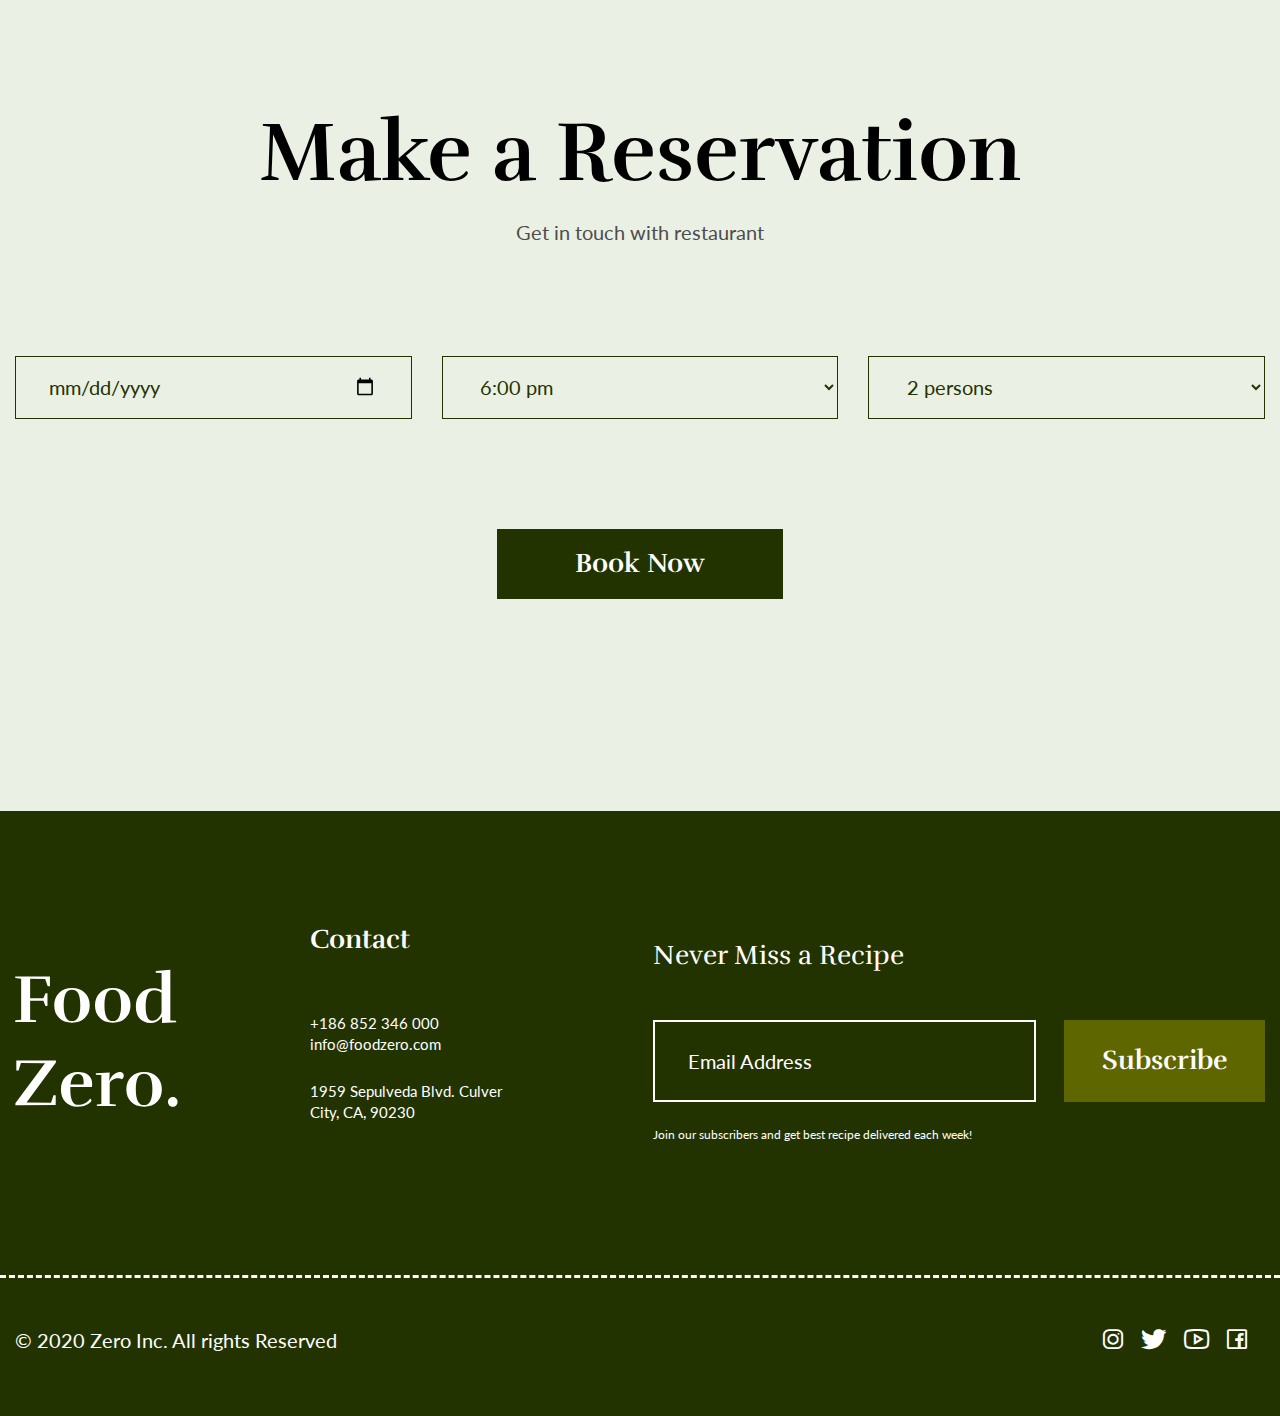
<file: about.html>
<!DOCTYPE html>
<html lang="en">
  <head>
    <meta charset="UTF-8" />
    <meta name="viewport" content="width=device-width, initial-scale=1.0" />
    <link rel="preconnect" href="https://fonts.googleapis.com" />
    <link rel="preconnect" href="https://fonts.gstatic.com" crossorigin />
    <link
      href="https://fonts.googleapis.com/css2?family=Lato:wght@400;700&family=Rufina:wght@400;700&display=swap"
      rel="stylesheet"
    />
    <link rel="stylesheet" href="./css/about.css" />
    <title>about</title>
  </head>
  <body class="about">
    <header class="header">
      <div class="container">
        <div class="header-wrapper">
          <div class="header-left">
            <a href="" class="header-logo">
              <img
                src="./icons/header-logo.svg"
                alt=""
                class="header-logo-img"
              />
            </a>
            <div class="burger">
              <span></span>
              <span></span>
              <span></span>
            </div>
          </div>
          <div class="header-right">
            <a href="tel:+86852346000" class="header-tel">+86 852 346 000</a>
            <button class="btn btn--transparent">Reservations</button>
          </div>
        </div>
      </div>
    </header>
    <main>
      <section class="hero">
        <div class="container">
          <div class="hero-wrapper">
            <h1 class="hero-title">Who We Are</h1>
            <p class="hero-text">
              The most important thing for us is to give you the comfortable
              dining experience
            </p>
          </div>
        </div>
      </section>
      <section class="story">
        <div class="container container--small">
          <div class="story-wrapper story-wrapper--1">
            <div class="story-inner">
              <h2 class="story-title">Our Story</h2>
              <p class="story-text">
                Lorem ipsum dolor sit amet, consectetur adipiscing elit. Purus
                lorem id penatibus imperdiet. Turpis egestas ultricies purus
                auctor tincidunt lacus nunc.
              </p>
            </div>
            <img
              src="./images/story/our-story.avif"
              alt="story"
              class="story-img"
            />
          </div>
          <div class="story-wrapper story-wrapper--2">
            <div class="story-inner">
              <h3 class="story-rank">Restuarant Manager</h3>
              <p class="story-name">Carson Hugn</p>
              <img
                src="./images/story/manager.avif"
                alt=""
                class="story-stuff-img"
              />
            </div>
            <p class="story-text">
              Lorem ipsum dolor sit amet, consectetur adipiscing elit. Et in sed
              in pellentesque ornare nunc nisl.
            </p>
          </div>
          <div class="story-wrapper story-wrapper--3">
            <p class="story-text">
              Lorem ipsum dolor sit amet, consectetur adipiscing elit. Et in sed
              in pellentesque ornare nunc nisl. Augue habitant accumsan, ut
              parturient orci ac etiam congue mi.
            </p>
            <div class="story-inner">
              <h3 class="story-rank">Executive Chef</h3>
              <p class="story-name">Jane Cooper</p>
              <img
                src="./images/story/chef.avif"
                alt=""
                class="story-stuff-img"
              />
            </div>
          </div>
        </div>
      </section>
      <section class="video">
        <div class="container">
          <div class="video-wrapper">
            <h2 class="video-title">It looks delicious</h2>
            <p class="video-text">
              Lorem ipsum dolor sit amet, consectetur adipiscing elit.
            </p>
            <a
              href="https://www.youtube.com/watch?v=stYycxT-75A"
              class="video-play-link"
              target="blank"
              title="play video"
            ></a>
          </div>
        </div>
      </section>
      <section class="process">
        <div class="container">
          <h2 class="process-title">Sophisticated Process</h2>
          <div class="process-wrapper">
            <img
              src="./images/story/process-1.avif"
              alt=""
              class="process-img process-img--wide"
            />
            <div class="process-inner">
              <h3 class="process-caption">01.Slice</h3>
              <p class="process-text">
                Lorem ipsum dolor sit amet, consectetur adipiscing elit. Purus
                lorem id penatibus imperdiet. Turpis egestas ultricies purus
                auctor tincidunt lacus nunc. Convallis pellentesque quis
                fringilla sagittis. Egestas in risus sit nunc nunc, arcu donec
                nam etiam.
              </p>
            </div>
          </div>
          <div class="process-wrapper process-wrapper--2">
            <div class="process-inner">
              <h3 class="process-caption">03.Bake</h3>
              <p class="process-text">
                Lorem ipsum dolor sit amet, consectetur adipiscing elit. Purus
                lorem id penatibus imperdiet.
              </p>
              <img
                src="./images/story/process-3.avif"
                alt=""
                class="process-img"
              />
            </div>
            <div class="process-inner process-inner--3">
              <img
                src="./images/story/process-2.avif"
                alt=""
                class="process-img"
              />
              <h3 class="process-caption">02.Pickled</h3>
              <p class="process-text">
                Lorem ipsum dolor sit amet, consectetur adipiscing elit. Purus
                lorem id penatibus imperdiet.
              </p>
            </div>
          </div>
        </div>
      </section>
      <section class="reservation">
        <div class="container">
          <h2 class="reservation-title">Make a Reservation</h2>
          <p class="reservation-text">Get in touch with restaurant</p>
          <form action="#" class="reservation-form">
            <div class="reservation-form-inner">
              <input type="date" name="date" class="reservation-input" />
              <select name="time" class="reservation-input">
                <option value="6:00 pm" selected>6:00 pm</option>
                <option value="7:00 pm">7:00 pm</option>
                <option value="8:00 pm">8:00 pm</option>
                <option value="9:00 pm">9:00 pm</option>
                <option value="10:00 pm">10:00 pm</option>
              </select>
              <select name="persons" class="reservation-input">
                <option value="2 persons" selected>2 persons</option>
                <option value="3 persons">3 persons</option>
                <option value="4 persons">4 persons</option>
                <option value="5 persons">5 persons</option>
              </select>
            </div>
            <button class="btn btn--wide btn--dark-green">Book Now</button>
          </form>
        </div>
      </section>
    </main>
    <footer class="footer">
      <div class="container">
        <div class="footer-wrapper footer-wrapper--top">
          <a href="#" class="footer-logo">
            <img src="./icons/Logo-footer.svg" alt="" />
          </a>
          <div class="contacts">
            <p class="contacts-caption">Contact</p>
            <a class="contacts-phone" href="tel:+186852346000">
              +186 852 346 000
            </a>
            <a class="contacts-mail" href="mailto:info@foodzero.com"
              >info@foodzero.com</a
            >
            <address class="contacts-adress">
              1959 Sepulveda Blvd. Culver City, CA, 90230
            </address>
          </div>
          <div class="footer-form-wrapper">
            <p class="footer-caption">Never Miss a Recipe</p>
            <form action="#" class="footer-form">
              <input
                class="footer-form-input"
                type="email"
                name="email"
                value="Email Address"
              />
              <button class="btn btn--light-green" type="submit">
                Subscribe
              </button>
            </form>
            <span
              >Join our subscribers and get best recipe delivered each
              week!</span
            >
          </div>
        </div>
        <div class="footer-devider"></div>
        <div class="footer-wrapper footer-wrapper--bottom">
          <p class="footer-copyright">© 2020 Zero Inc. All rights Reserved</p>
          <ul class="social">
            <li class="social-item">
              <a href="#" class="icon-instagram social-link"></a>
            </li>
            <li class="social-item">
              <a href="#" class="icon-twitter social-link"></a>
            </li>
            <li class="social-item">
              <a href="#" class="icon-youtube social-link"></a>
            </li>
            <li class="social-item">
              <a href="#" class="icon-facebook social-link"></a>
            </li>
          </ul>
        </div>
      </div>
    </footer>
    <div class="modal">
      <div class="modal-nav-close">
        <span></span>
        <span></span>
      </div>
      <div class="modal-wrapper">
        <nav class="modal-menu">
          <ul class="modal-menu-list">
            <li class="modal-menu-item">
              <a href="#" class="modal-menu-link">Home</a>
            </li>
            <li class="modal-menu-item">
              <a href="#" class="modal-menu-link">Menu</a>
            </li>
            <li class="modal-menu-item">
              <a href="#" class="modal-menu-link">Blogs</a>
            </li>
            <li class="modal-menu-item">
              <a href="#" class="modal-menu-link">About</a>
            </li>
            <li class="modal-menu-item">
              <a href="#" class="modal-menu-link">Contact</a>
            </li>
          </ul>
        </nav>
        <div class="modal-contacts-wrapper">
          <div class="contacts">
            <p class="contacts-caption contacts--border-dashed">Contact</p>
            <a class="contacts-phone" href="tel:+186852346000">
              +186 852 346 000
            </a>
            <a class="contacts-mail" href="mailto:info@foodzero.com"
              >info@foodzero.com</a
            >
            <address class="contacts-adress">
              1959 Sepulveda Blvd. Culver City, CA, 90230
            </address>
          </div>
          <ul class="social">
            <li class="social-item">
              <a href="#" class="icon-instagram social-link"></a>
            </li>
            <li class="social-item">
              <a href="#" class="icon-twitter social-link"></a>
            </li>
            <li class="social-item">
              <a href="#" class="icon-youtube social-link"></a>
            </li>
            <li class="social-item">
              <a href="#" class="icon-facebook social-link"></a>
            </li>
          </ul>
        </div>
      </div>
    </div>
    <!-- <script src="./js/script.js"></script> -->
    <script src="./js/script-burger-menu.js"></script>
  </body>
</html>
</file>
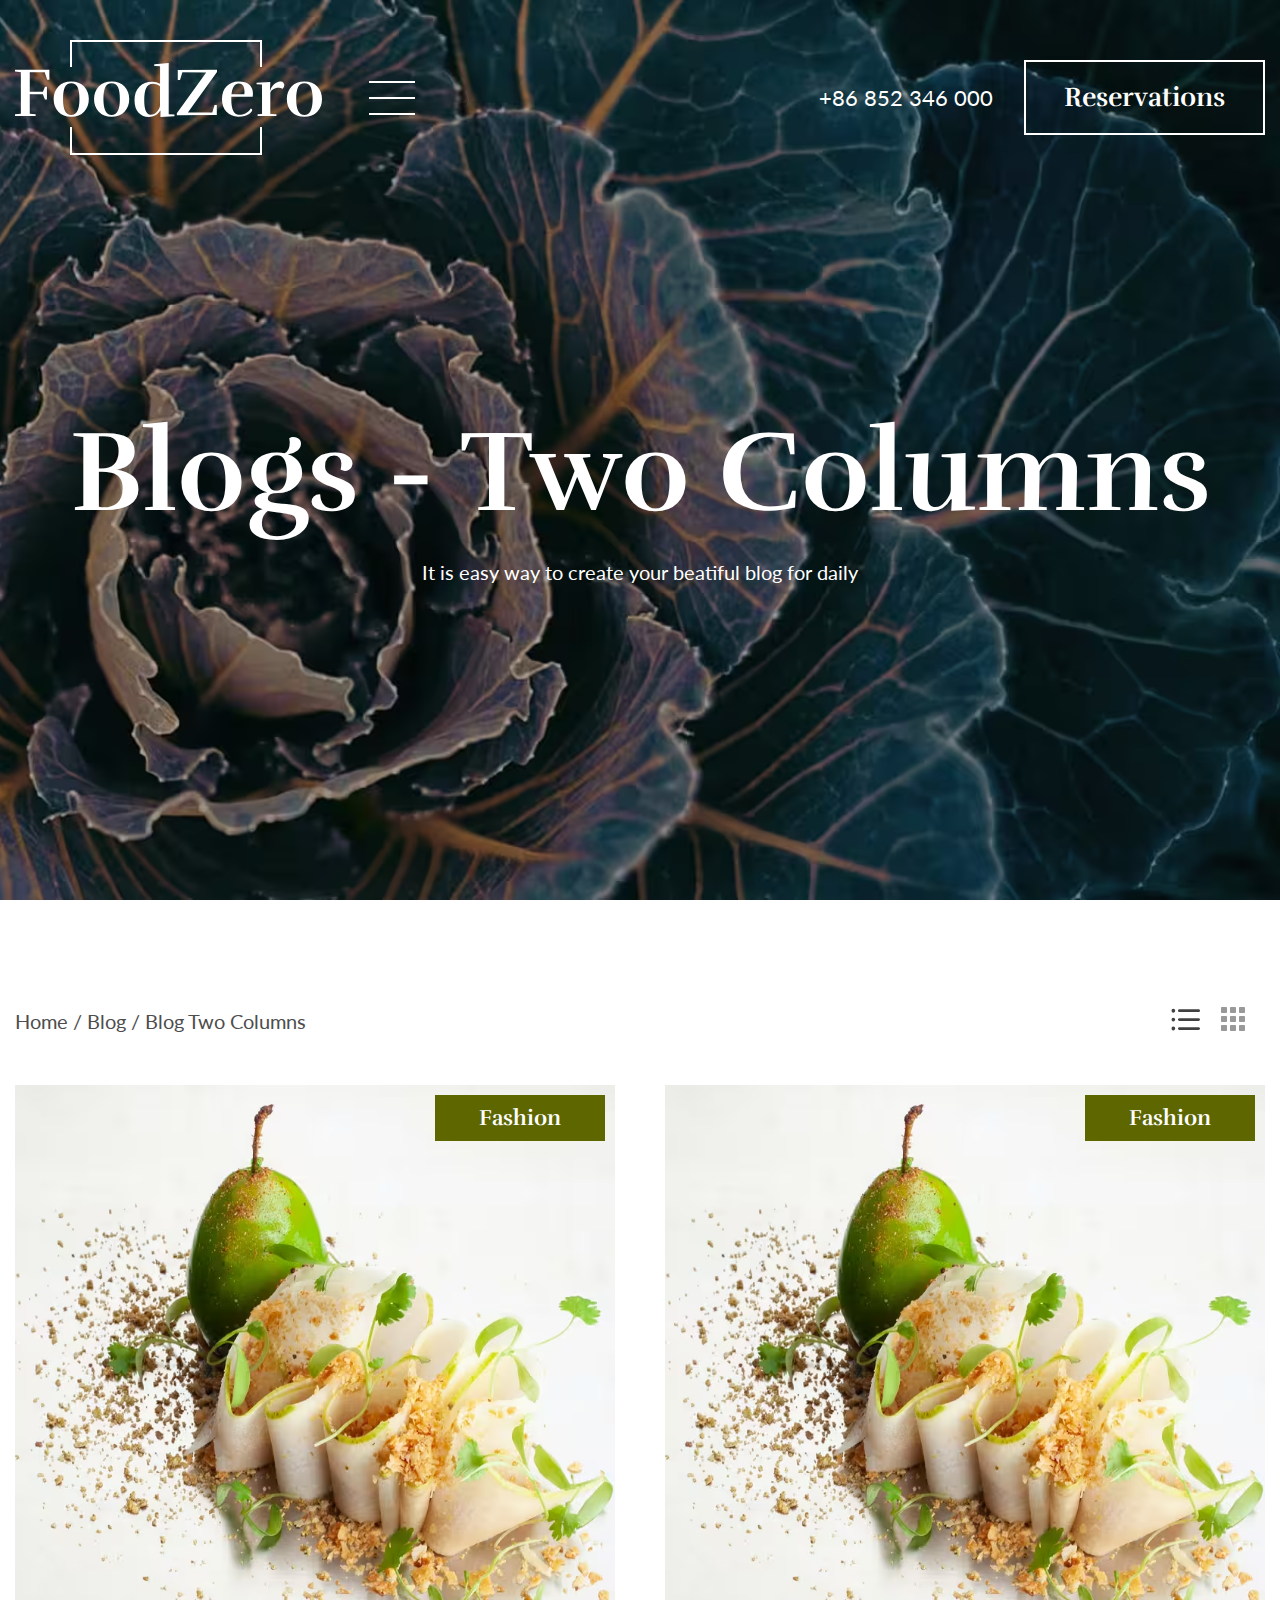
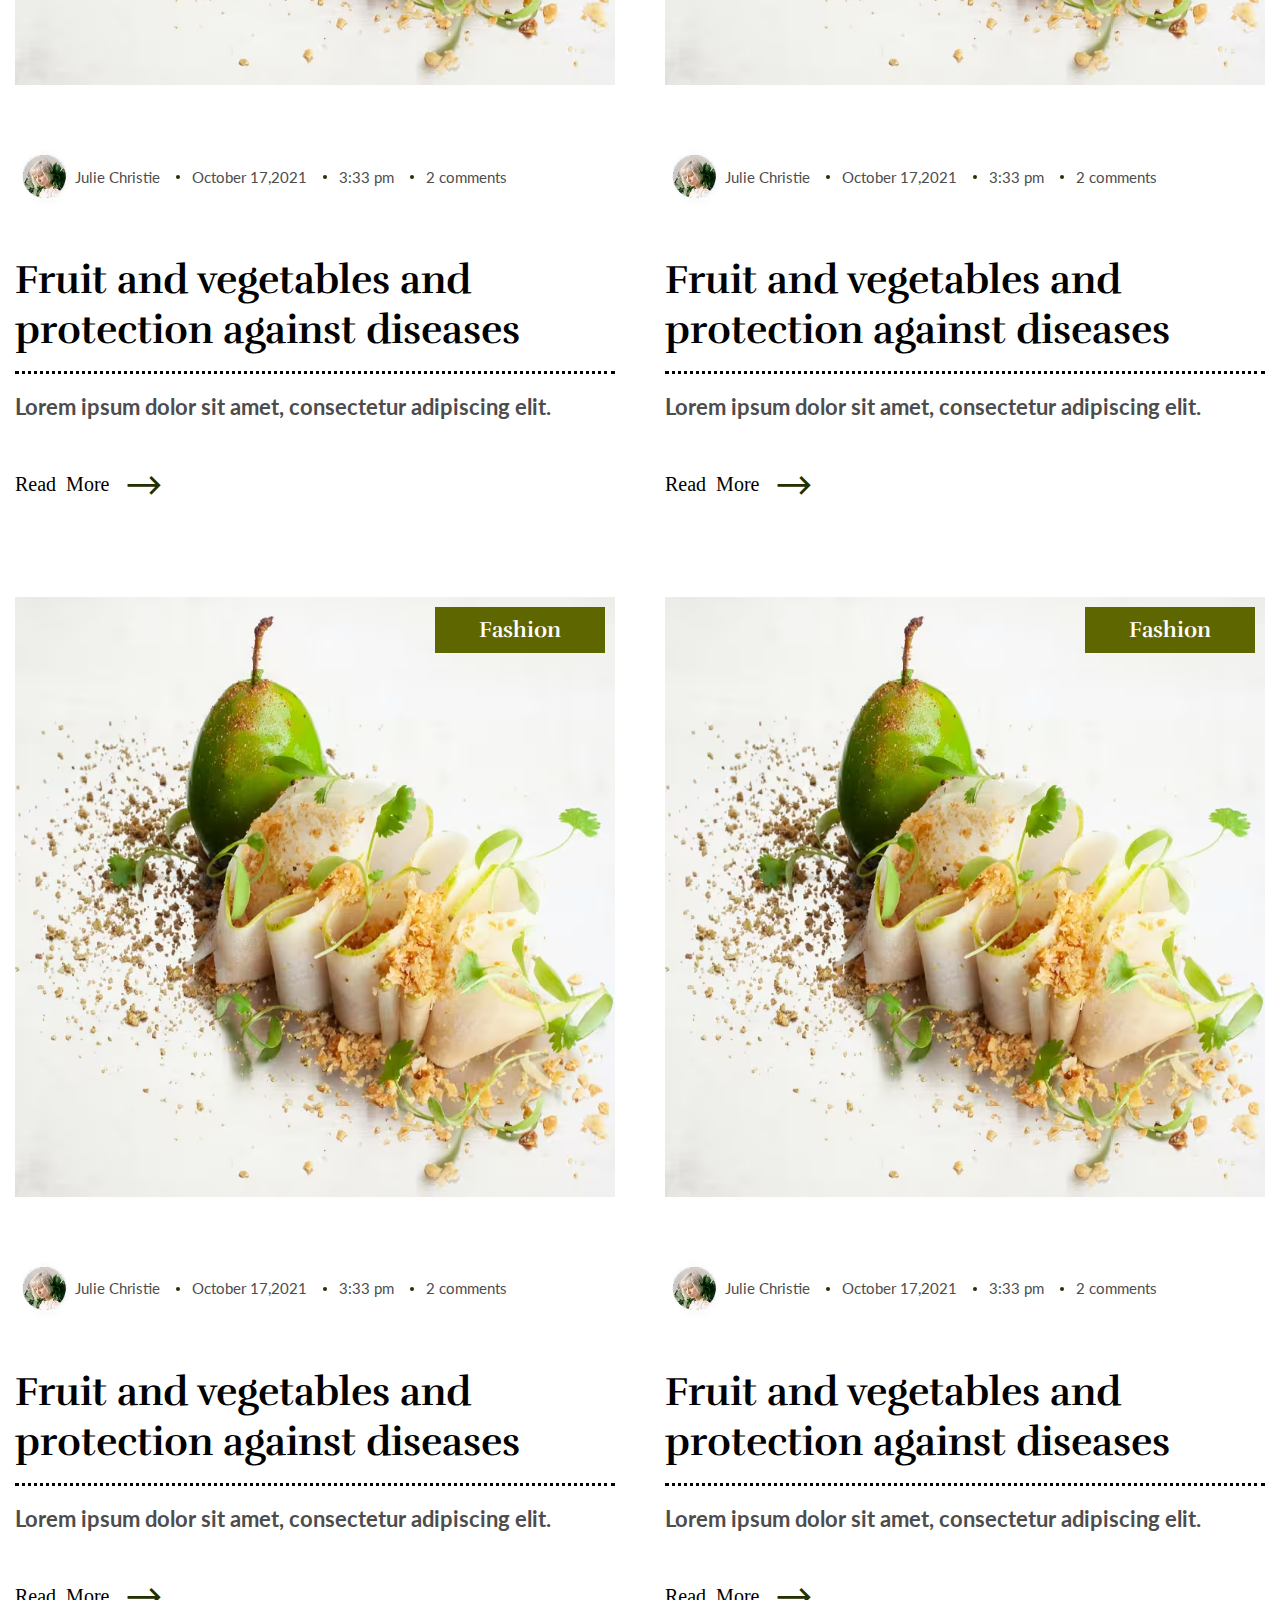
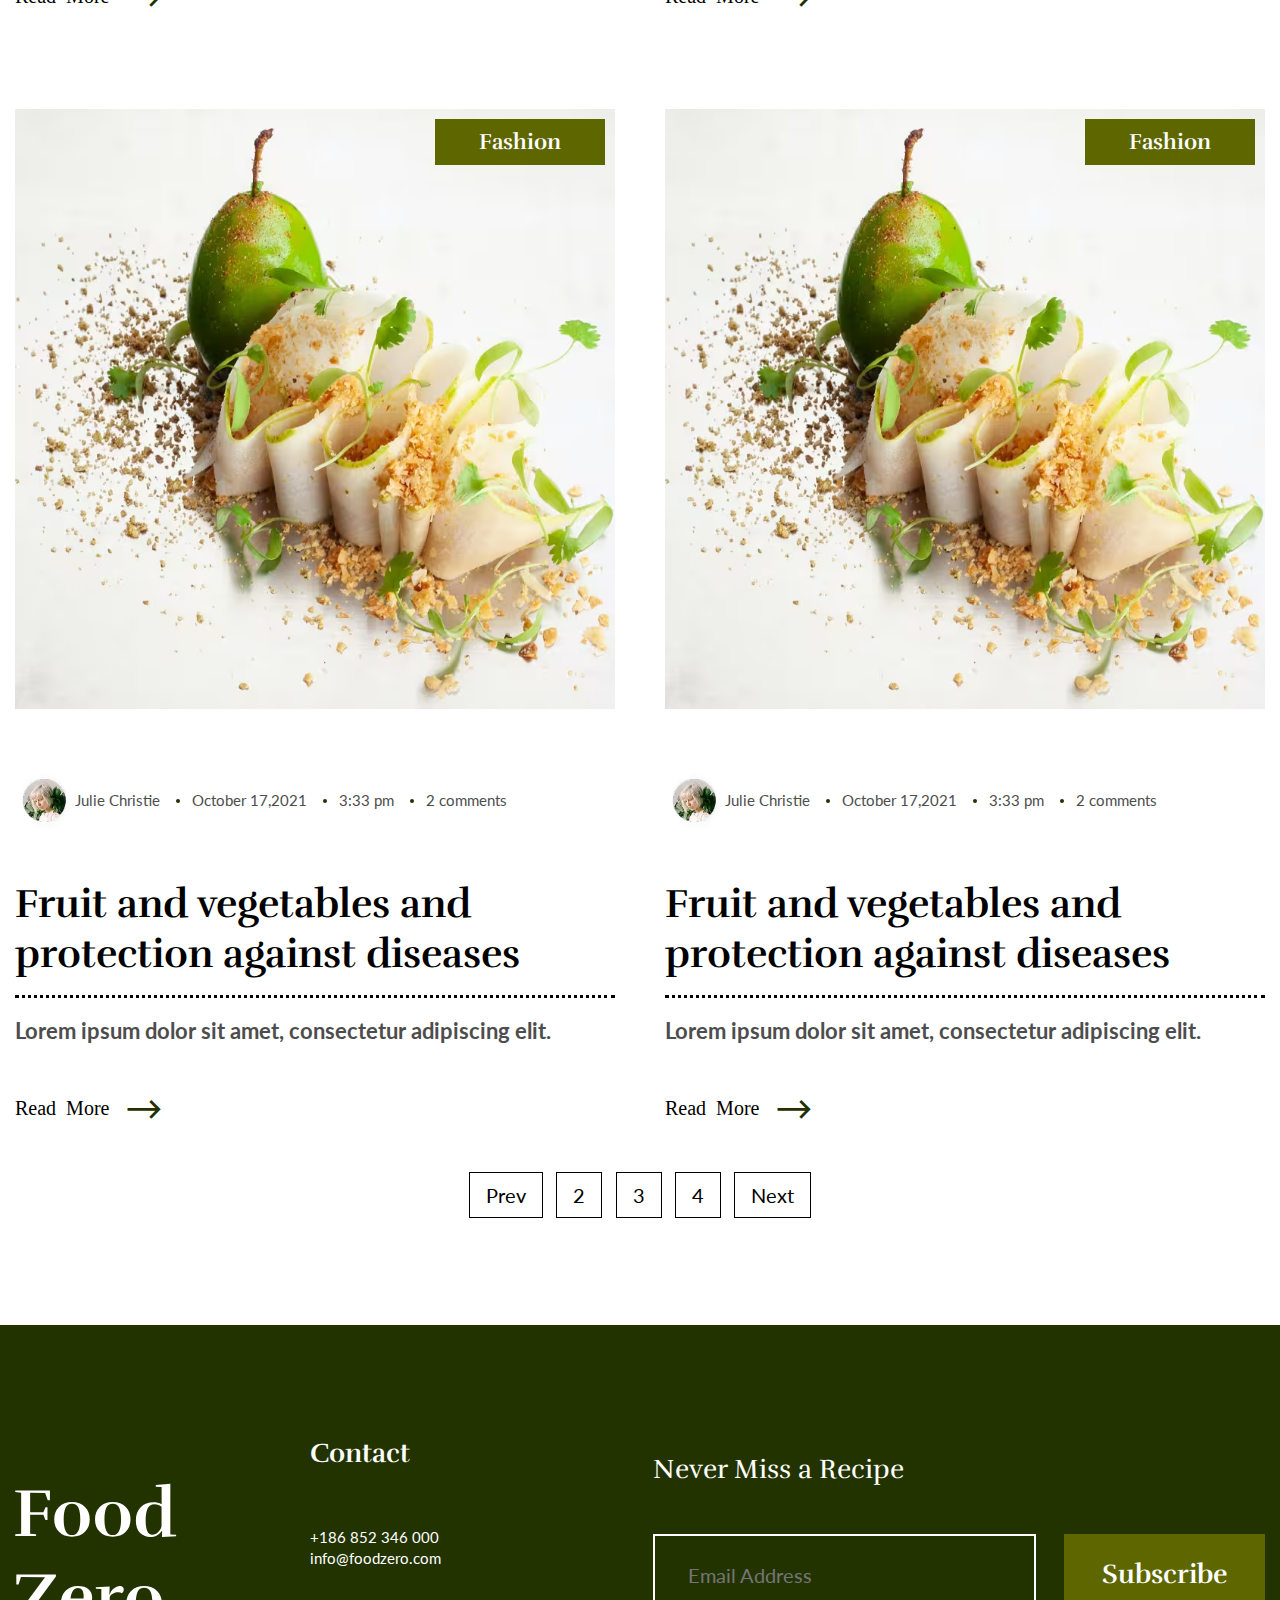
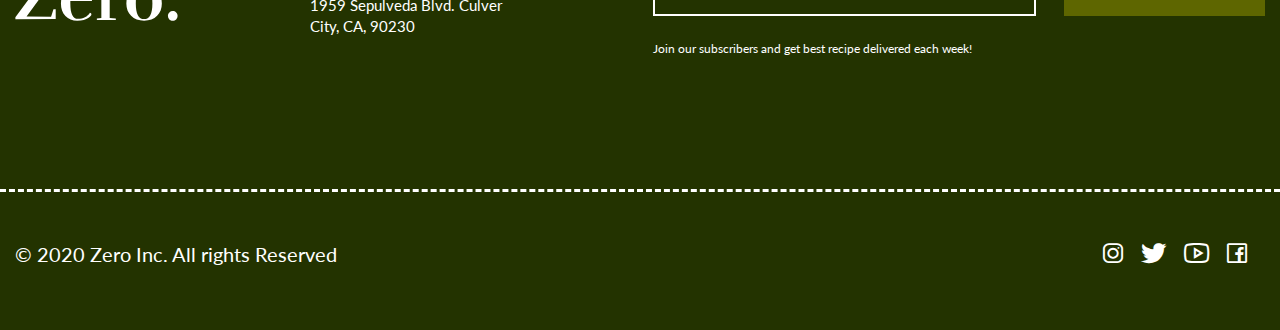
<file: blog-page.html>
<!DOCTYPE html>
<html lang="en">
  <head>
    <meta charset="UTF-8" />
    <meta name="viewport" content="width=device-width, initial-scale=1.0" />
    <link rel="preconnect" href="https://fonts.googleapis.com" />
    <link rel="preconnect" href="https://fonts.gstatic.com" crossorigin />
    <link
      href="https://fonts.googleapis.com/css2?family=Lato:wght@400;700&family=Rufina:wght@400;700&display=swap"
      rel="stylesheet"
    />
    <link rel="stylesheet" href="./css/blog-page.css" />

    <title>blog-page</title>
  </head>
  <body class="blog-page">
    <header class="header">
      <div class="container">
        <div class="header-wrapper">
          <div class="header-left">
            <a href="" class="header-logo">
              <img
                src="./icons/header-logo.svg"
                alt=""
                class="header-logo-img"
              />
            </a>
            <div class="burger">
              <span></span>
              <span></span>
              <span></span>
            </div>
          </div>
          <div class="header-right">
            <a href="tel:+86852346000" class="header-tel">+86 852 346 000</a>
            <button class="btn btn--transparent">Reservations</button>
          </div>
        </div>
      </div>
    </header>
    <main>
      <section class="hero">
        <div class="container">
          <div class="hero-wrapper">
            <h1 class="hero-title">Blogs - Two Columns</h1>
            <p class="hero-text">
              It is easy way to create your beatiful blog for daily
            </p>
          </div>
        </div>
      </section>
      <section class="posts">
        <div class="container">
          <div class="breadcrumbs-wrapper">
            <div class="breadcrumbs">
              <span>Home /</span>
              <span> Blog /</span>
              <span class="active-page"> Blog Two Columns</span>
            </div>
            <div class="colums-toggle">
              <!-- buttons with bg -->
              <img class="one-column" src="./icons/one-column.svg" alt="" />
              <img class="two-colums" src="./icons/two-colums.svg" alt="" />
            </div>
          </div>
          <div class="posts-wrapper">
            <div class="blog-item">
              <div class="blog-item-img-content">
                <span class="blog-category-name">Fashion</span>
                <img
                  src="./images/posts/post-1.avif"
                  alt=""
                  class="blog-item-img"
                />
              </div>
              <!-- max-width add -->
              <div class="blog-item-text-content">
                <div class="blog-item-info">
                  <img
                    src="./images/posts/Avatar.avif"
                    alt=""
                    class="blog-item-info-img"
                  />
                  <ul class="blog-item-info-list">
                    <li>Julie Christie</li>
                    <li>October 17,2021</li>
                    <li>3:33 pm</li>
                    <li>2 comments</li>
                  </ul>
                </div>
                <h3 class="blog-item-title">
                  Fruit and vegetables and protection against diseases
                </h3>
                <p class="blog-item-text">
                  Lorem ipsum dolor sit amet, consectetur adipiscing elit.
                </p>
                <a href="#" class="blog-item-link icon-arrow-right"
                  >Read More</a
                >
              </div>
            </div>
            <div class="blog-item">
              <div class="blog-item-img-content">
                <span class="blog-category-name">Fashion</span>
                <img
                  src="./images/posts/post-1.avif"
                  alt=""
                  class="blog-item-img"
                />
              </div>
              <div class="blog-item-text-content">
                <div class="blog-item-info">
                  <img
                    src="./images/posts/Avatar.avif"
                    alt=""
                    class="blog-item-info-img"
                  />
                  <ul class="blog-item-info-list">
                    <li>Julie Christie</li>
                    <li>October 17,2021</li>
                    <li>3:33 pm</li>
                    <li>2 comments</li>
                  </ul>
                </div>
                <h3 class="blog-item-title">
                  Fruit and vegetables and protection against diseases
                </h3>
                <p class="blog-item-text">
                  Lorem ipsum dolor sit amet, consectetur adipiscing elit.
                </p>
                <a href="#" class="blog-item-link icon-arrow-right"
                  >Read More</a
                >
              </div>
            </div>
            <div class="blog-item">
              <div class="blog-item-img-content">
                <span class="blog-category-name">Fashion</span>
                <img
                  src="./images/posts/post-1.avif"
                  alt=""
                  class="blog-item-img"
                />
              </div>
              <div class="blog-item-text-content">
                <div class="blog-item-info">
                  <img
                    src="./images/posts/Avatar.avif"
                    alt=""
                    class="blog-item-info-img"
                  />
                  <ul class="blog-item-info-list">
                    <li>Julie Christie</li>
                    <li>October 17,2021</li>
                    <li>3:33 pm</li>
                    <li>2 comments</li>
                  </ul>
                </div>
                <h3 class="blog-item-title">
                  Fruit and vegetables and protection against diseases
                </h3>
                <p class="blog-item-text">
                  Lorem ipsum dolor sit amet, consectetur adipiscing elit.
                </p>
                <a href="#" class="blog-item-link icon-arrow-right"
                  >Read More</a
                >
              </div>
            </div>
            <div class="blog-item">
              <div class="blog-item-img-content">
                <span class="blog-category-name">Fashion</span>
                <img
                  src="./images/posts/post-1.avif"
                  alt=""
                  class="blog-item-img"
                />
              </div>
              <div class="blog-item-text-content">
                <div class="blog-item-info">
                  <img
                    src="./images/posts/Avatar.avif"
                    alt=""
                    class="blog-item-info-img"
                  />
                  <ul class="blog-item-info-list">
                    <li>Julie Christie</li>
                    <li>October 17,2021</li>
                    <li>3:33 pm</li>
                    <li>2 comments</li>
                  </ul>
                </div>
                <h3 class="blog-item-title">
                  Fruit and vegetables and protection against diseases
                </h3>
                <p class="blog-item-text">
                  Lorem ipsum dolor sit amet, consectetur adipiscing elit.
                </p>
                <a href="#" class="blog-item-link icon-arrow-right"
                  >Read More</a
                >
              </div>
            </div>
            <div class="blog-item">
              <div class="blog-item-img-content">
                <span class="blog-category-name">Fashion</span>
                <img
                  src="./images/posts/post-1.avif"
                  alt=""
                  class="blog-item-img"
                />
              </div>
              <div class="blog-item-text-content">
                <div class="blog-item-info">
                  <img
                    src="./images/posts/Avatar.avif"
                    alt=""
                    class="blog-item-info-img"
                  />
                  <ul class="blog-item-info-list">
                    <li>Julie Christie</li>
                    <li>October 17,2021</li>
                    <li>3:33 pm</li>
                    <li>2 comments</li>
                  </ul>
                </div>
                <h3 class="blog-item-title">
                  Fruit and vegetables and protection against diseases
                </h3>
                <p class="blog-item-text">
                  Lorem ipsum dolor sit amet, consectetur adipiscing elit.
                </p>
                <a href="#" class="blog-item-link icon-arrow-right"
                  >Read More</a
                >
              </div>
            </div>
            <div class="blog-item">
              <div class="blog-item-img-content">
                <span class="blog-category-name">Fashion</span>
                <img
                  src="./images/posts/post-1.avif"
                  alt=""
                  class="blog-item-img"
                />
              </div>
              <div class="blog-item-text-content">
                <div class="blog-item-info">
                  <img
                    src="./images/posts/Avatar.avif"
                    alt=""
                    class="blog-item-info-img"
                  />
                  <ul class="blog-item-info-list">
                    <li>Julie Christie</li>
                    <li>October 17,2021</li>
                    <li>3:33 pm</li>
                    <li>2 comments</li>
                  </ul>
                </div>
                <h3 class="blog-item-title">
                  Fruit and vegetables and protection against diseases
                </h3>
                <p class="blog-item-text">
                  Lorem ipsum dolor sit amet, consectetur adipiscing elit.
                </p>
                <a href="#" class="blog-item-link icon-arrow-right"
                  >Read More</a
                >
              </div>
            </div>
          </div>
          <button class="btn btn--white">Loading...</button>
          <div class="posts-pagination">
            <span>Prev</span>
            <span>2</span>
            <span>3</span>
            <span>4</span>
            <span>Next</span>
          </div>
        </div>
      </section>
    </main>
    <footer class="footer">
      <div class="container">
        <div class="footer-wrapper footer-wrapper--top">
          <a href="#" class="footer-logo">
            <img src="./icons/Logo-footer.svg" alt="" />
          </a>
          <div class="contacts">
            <p class="contacts-caption">Contact</p>
            <a class="contacts-phone" href="tel:+186852346000">
              +186 852 346 000
            </a>
            <a class="contacts-mail" href="mailto:info@foodzero.com"
              >info@foodzero.com</a
            >
            <address class="contacts-adress">
              1959 Sepulveda Blvd. Culver City, CA, 90230
            </address>
          </div>
          <div class="footer-form-wrapper">
            <p class="footer-caption">Never Miss a Recipe</p>
            <form action="#" class="footer-form">
              <input
                class="footer-form-input"
                type="email"
                name="email"
                placeholder="Email Address"
              />
              <button class="btn btn--light-green" type="submit">
                Subscribe
              </button>
            </form>
            <span
              >Join our subscribers and get best recipe delivered each
              week!</span
            >
          </div>
        </div>
        <div class="footer-devider"></div>
        <div class="footer-wrapper footer-wrapper--bottom">
          <p class="footer-copyright">© 2020 Zero Inc. All rights Reserved</p>
          <ul class="social">
            <li class="social-item">
              <a href="#" class="icon-instagram social-link"></a>
            </li>
            <li class="social-item">
              <a href="#" class="icon-twitter social-link"></a>
            </li>
            <li class="social-item">
              <a href="#" class="icon-youtube social-link"></a>
            </li>
            <li class="social-item">
              <a href="#" class="icon-facebook social-link"></a>
            </li>
          </ul>
        </div>
      </div>
    </footer>
    <div class="modal">
      <div class="modal-nav-close">
        <span></span>
        <span></span>
      </div>
      <div class="modal-wrapper">
        <nav class="modal-menu">
          <ul class="modal-menu-list">
            <li class="modal-menu-item">
              <a href="#" class="modal-menu-link">Home</a>
            </li>
            <li class="modal-menu-item">
              <a href="#" class="modal-menu-link">Menu</a>
            </li>
            <li class="modal-menu-item">
              <a href="#" class="modal-menu-link">Blogs</a>
            </li>
            <li class="modal-menu-item">
              <a href="#" class="modal-menu-link">About</a>
            </li>
            <li class="modal-menu-item">
              <a href="#" class="modal-menu-link">Contact</a>
            </li>
          </ul>
        </nav>
        <div class="modal-contacts-wrapper">
          <div class="contacts">
            <p class="contacts-caption contacts--border-dashed">Contact</p>
            <a class="contacts-phone" href="tel:+186852346000">
              +186 852 346 000
            </a>
            <a class="contacts-mail" href="mailto:info@foodzero.com"
              >info@foodzero.com</a
            >
            <address class="contacts-adress">
              1959 Sepulveda Blvd. Culver City, CA, 90230
            </address>
          </div>
          <ul class="social">
            <li class="social-item">
              <a href="#" class="icon-instagram social-link"></a>
            </li>
            <li class="social-item">
              <a href="#" class="icon-twitter social-link"></a>
            </li>
            <li class="social-item">
              <a href="#" class="icon-youtube social-link"></a>
            </li>
            <li class="social-item">
              <a href="#" class="icon-facebook social-link"></a>
            </li>
          </ul>
        </div>
      </div>
    </div>
    <script src="./js/blog-page.js"></script>
    <script src="./js/script-burger-menu.js"></script>
  </body>
</html>
</file>
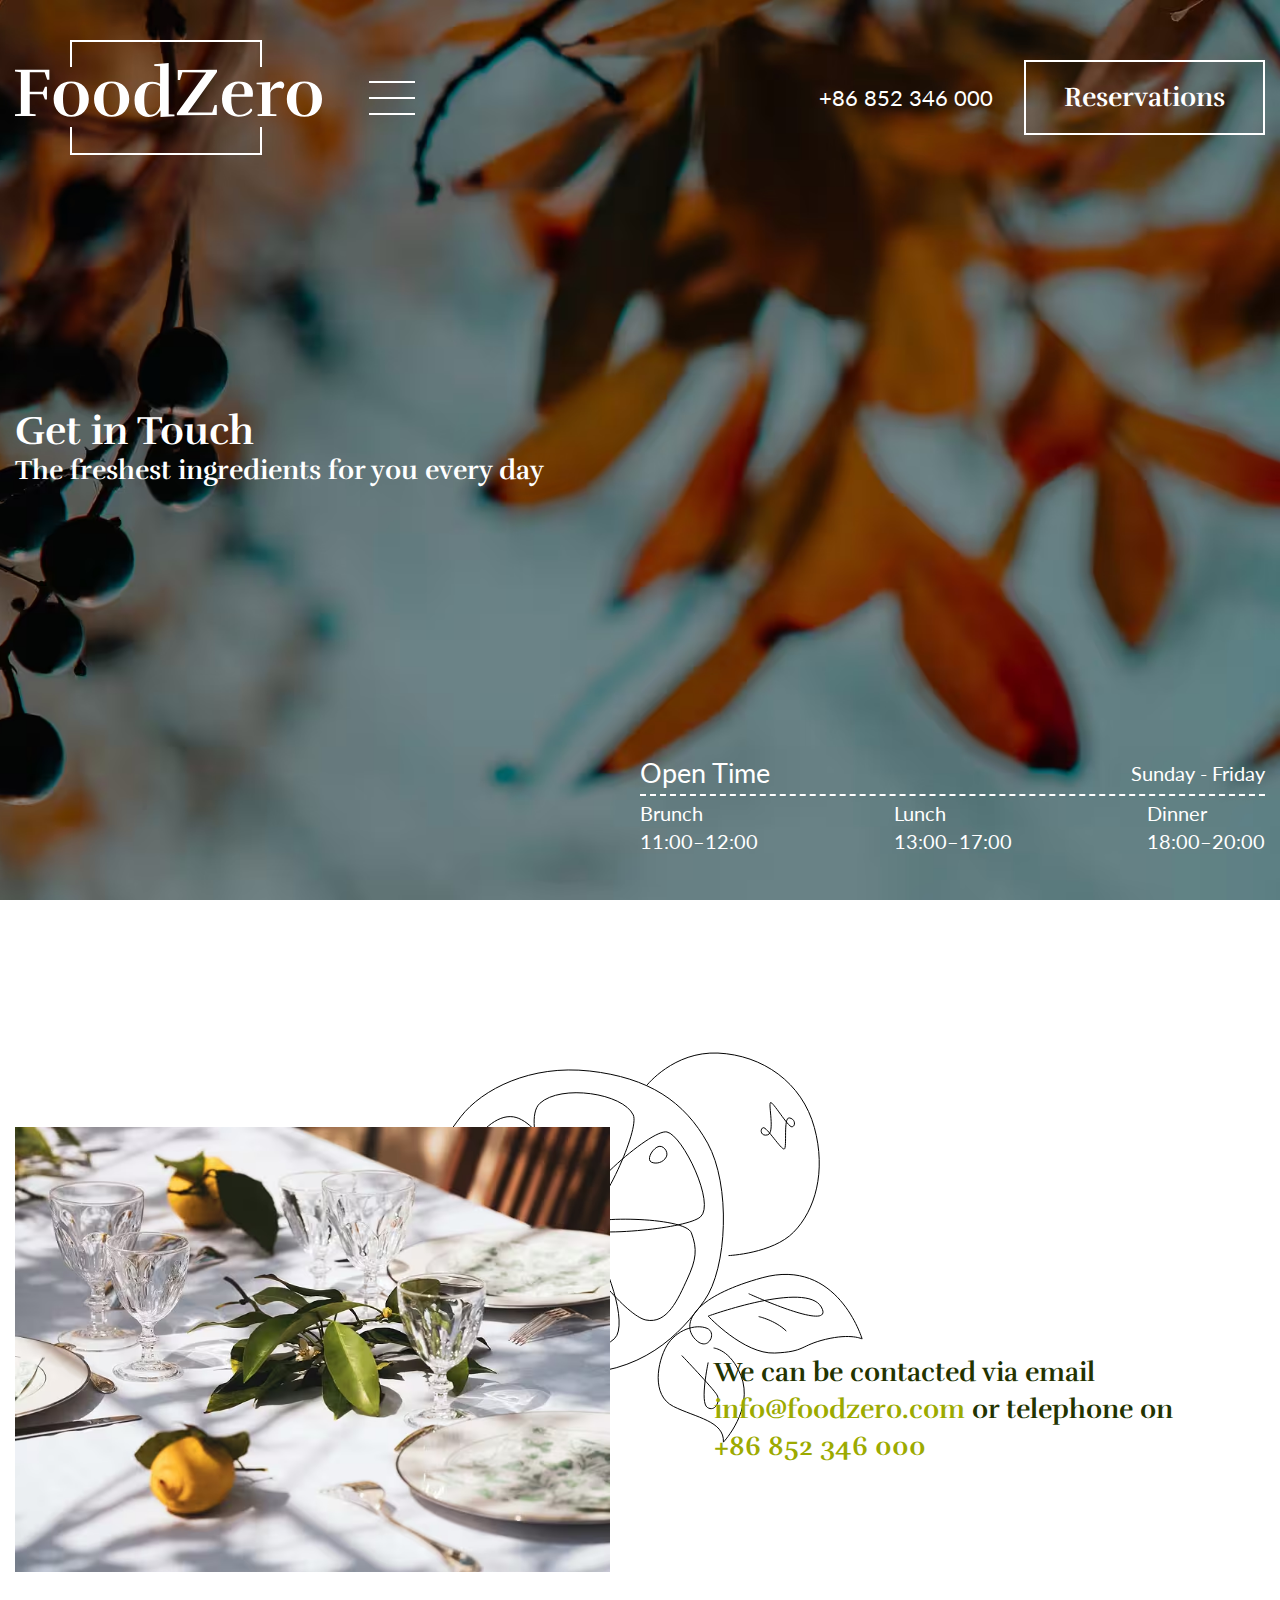
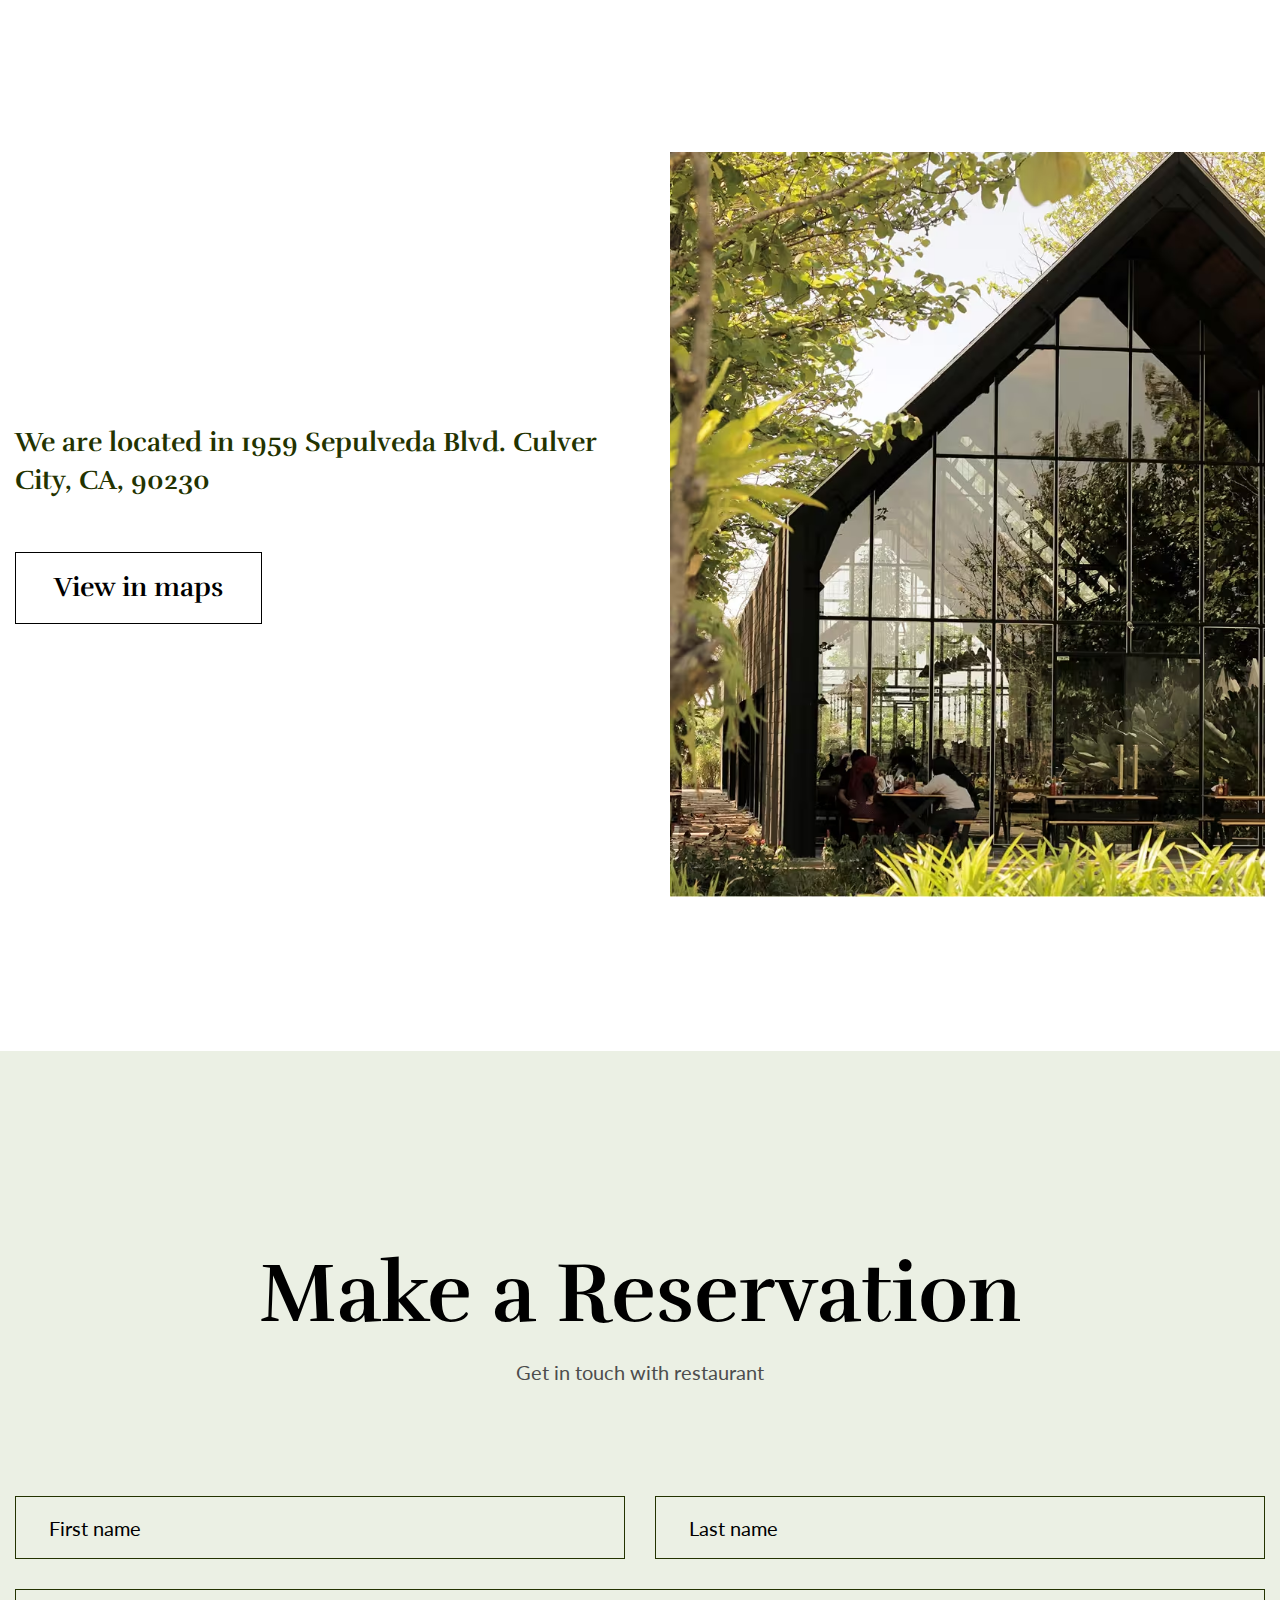
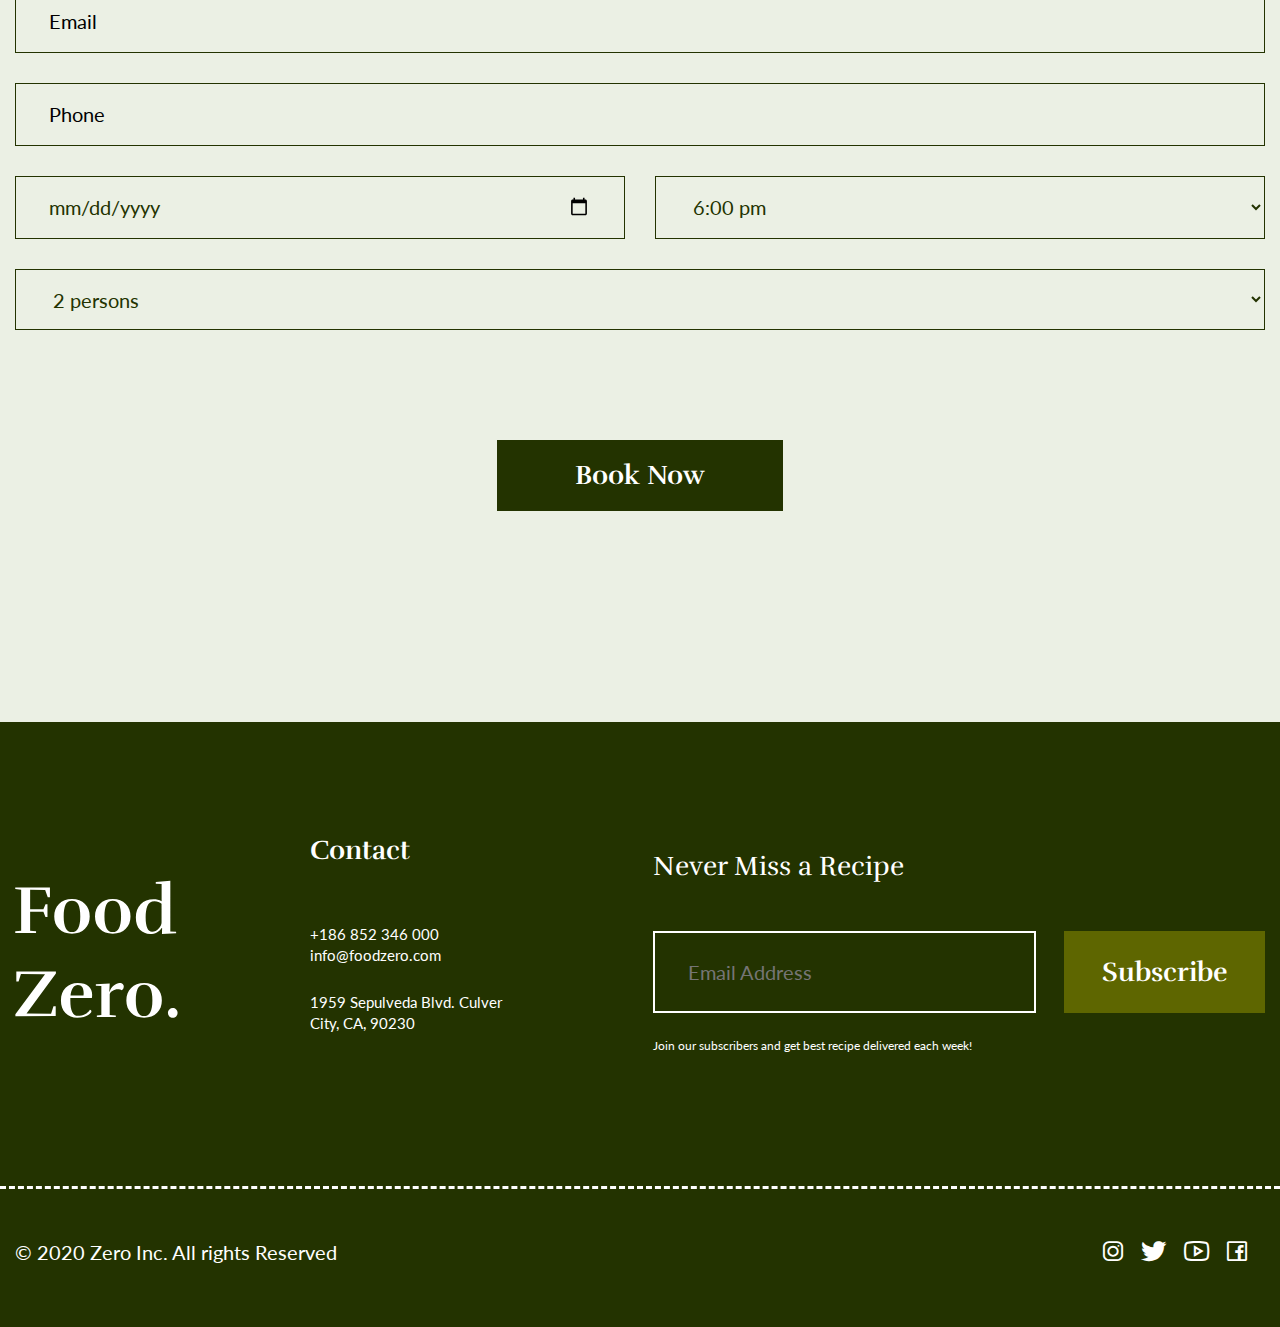
<file: contacts-page.html>
<!DOCTYPE html>
<html lang="en">
  <head>
    <meta charset="UTF-8" />
    <meta name="viewport" content="width=device-width, initial-scale=1.0" />
    <link rel="preconnect" href="https://fonts.googleapis.com" />
    <link rel="preconnect" href="https://fonts.gstatic.com" crossorigin />
    <link
      href="https://fonts.googleapis.com/css2?family=Lato:wght@400;700&family=Rufina:wght@400;700&display=swap"
      rel="stylesheet"
    />
    <link rel="stylesheet" href="./css/contacts-page.css" />
    <title>Contact-page</title>
  </head>
  <body class="contact-page">
    <header class="header">
      <div class="container">
        <div class="header-wrapper">
          <div class="header-left">
            <a href="" class="header-logo">
              <img
                src="./icons/header-logo.svg"
                alt=""
                class="header-logo-img"
              />
            </a>
            <div class="burger">
              <span></span>
              <span></span>
              <span></span>
            </div>
          </div>
          <div class="header-right">
            <a href="tel:+86852346000" class="header-tel">+86 852 346 000</a>
            <button class="btn btn--transparent">Reservations</button>
          </div>
        </div>
      </div>
    </header>
    <main>
      <section class="hero">
        <div class="container">
          <div class="hero-wrapper">
            <h1 class="hero-title">Get in Touch</h1>
            <p class="hero-text">The freshest ingredients for you every day</p>

            <div class="hero-schedule">
              <div class="hero-schedule-wrapper hero-schedule-wrapper--top">
                <p class="hero-schedule-caption">Open Time</p>
                <p class="hero-schedule-text">Sunday - Friday</p>
              </div>
              <div class="hero-schedule-wrapper">
                <p class="hero-schedule-text">
                  Brunch <br />
                  11:00–12:00
                </p>
                <p class="hero-schedule-text">
                  Lunch <br />
                  13:00–17:00
                </p>
                <p class="hero-schedule-text">
                  Dinner <br />
                  18:00–20:00
                </p>
              </div>
            </div>
          </div>
        </div>
      </section>
      <section class="location">
        <div class="container">
          <div class="location-wrapper">
            <img
              src="./images/get-in-touch/adress-sec.avif"
              alt="location"
              class="location-img location-img--top"
            />
            <p class="location-text location-text--top">
              We can be contacted via email<span> info@foodzero.com</span> or
              telephone on <span>+86 852 346 000</span>
            </p>
            <div class="location-adress">
              <p class="location-text location-text--bottom">
                We are located in 1959 Sepulveda Blvd. Culver City, CA, 90230
              </p>
              <button class="btn btn--white">View in maps</button>
            </div>
            <img
              src="./images/get-in-touch/adress-sec2.avif"
              alt="location"
              class="location-img"
            />
          </div>
        </div>
      </section>
      <section class="reservation reservation--contacts-page">
        <div class="container">
          <h2 class="reservation-title">Make a Reservation</h2>
          <p class="reservation-text">Get in touch with restaurant</p>
          <form action="#" class="reservation-form">
            <div class="reservation-form-inner">
              <input
                type="text"
                name="first-name"
                class="reservation-input input-first-name"
                placeholder="First name"
              />
              <input
                type="text"
                name="last-name"
                class="reservation-input input-last-name"
                placeholder="Last name"
              />

              <input
                type="email"
                name="mail"
                class="reservation-input reservation-input--wide"
                placeholder="Email"
              />
              <input
                type="tel"
                name="phone"
                class="reservation-input reservation-input--wide"
                placeholder="Phone"
              />
              <input type="date" name="date" class="reservation-input" />
              <select name="time" class="reservation-input">
                <option value="6:00 pm" selected>6:00 pm</option>
                <option value="7:00 pm">7:00 pm</option>
                <option value="8:00 pm">8:00 pm</option>
                <option value="9:00 pm">9:00 pm</option>
                <option value="10:00 pm">10:00 pm</option>
              </select>
              <select
                name="persons"
                class="reservation-input reservation-input--wide"
              >
                <option value="2 persons" selected>2 persons</option>
                <option value="3 persons">3 persons</option>
                <option value="4 persons">4 persons</option>
                <option value="5 persons">5 persons</option>
              </select>
            </div>
            <button class="btn btn--wide btn--dark-green">Book Now</button>
          </form>
        </div>
      </section>
    </main>
    <footer class="footer">
      <div class="container">
        <div class="footer-wrapper footer-wrapper--top">
          <a href="#" class="footer-logo">
            <img src="./icons/Logo-footer.svg" alt="" />
          </a>
          <div class="contacts">
            <p class="contacts-caption">Contact</p>
            <a class="contacts-phone" href="tel:+186852346000">
              +186 852 346 000
            </a>
            <a class="contacts-mail" href="mailto:info@foodzero.com"
              >info@foodzero.com</a
            >
            <address class="contacts-adress">
              1959 Sepulveda Blvd. Culver City, CA, 90230
            </address>
          </div>
          <div class="footer-form-wrapper">
            <p class="footer-caption">Never Miss a Recipe</p>
            <form action="#" class="footer-form">
              <input
                class="footer-form-input"
                type="email"
                name="email"
                placeholder="Email Address"
              />
              <button class="btn btn--light-green" type="submit">
                Subscribe
              </button>
            </form>
            <span
              >Join our subscribers and get best recipe delivered each
              week!</span
            >
          </div>
        </div>
        <div class="footer-devider"></div>
        <div class="footer-wrapper footer-wrapper--bottom">
          <p class="footer-copyright">© 2020 Zero Inc. All rights Reserved</p>
          <ul class="social">
            <li class="social-item">
              <a href="#" class="icon-instagram social-link"></a>
            </li>
            <li class="social-item">
              <a href="#" class="icon-twitter social-link"></a>
            </li>
            <li class="social-item">
              <a href="#" class="icon-youtube social-link"></a>
            </li>
            <li class="social-item">
              <a href="#" class="icon-facebook social-link"></a>
            </li>
          </ul>
        </div>
      </div>
    </footer>
    <div class="modal">
      <div class="modal-nav-close">
        <span></span>
        <span></span>
      </div>
      <!-- <div class="container"> -->
      <div class="modal-wrapper">
        <nav class="modal-menu">
          <ul class="modal-menu-list">
            <li class="modal-menu-item">
              <a href="#" class="modal-menu-link">Home</a>
            </li>
            <li class="modal-menu-item">
              <a href="#" class="modal-menu-link">Menu</a>
            </li>
            <li class="modal-menu-item">
              <a href="#" class="modal-menu-link">Blogs</a>
            </li>
            <li class="modal-menu-item">
              <a href="#" class="modal-menu-link">About</a>
            </li>
            <li class="modal-menu-item">
              <a href="#" class="modal-menu-link">Contact</a>
            </li>
          </ul>
        </nav>
        <div class="modal-contacts-wrapper">
          <div class="contacts">
            <p class="contacts-caption contacts--border-dashed">Contact</p>
            <a class="contacts-phone" href="tel:+186852346000">
              +186 852 346 000
            </a>
            <a class="contacts-mail" href="mailto:info@foodzero.com"
              >info@foodzero.com</a
            >
            <address class="contacts-adress">
              1959 Sepulveda Blvd. Culver City, CA, 90230
            </address>
          </div>
          <ul class="social">
            <li class="social-item">
              <a href="#" class="icon-instagram social-link"></a>
            </li>
            <li class="social-item">
              <a href="#" class="icon-twitter social-link"></a>
            </li>
            <li class="social-item">
              <a href="#" class="icon-youtube social-link"></a>
            </li>
            <li class="social-item">
              <a href="#" class="icon-facebook social-link"></a>
            </li>
          </ul>
        </div>
      </div>
    </div>
    <script src="./js/script-burger-menu.js"></script>
  </body>
</html>
</file>
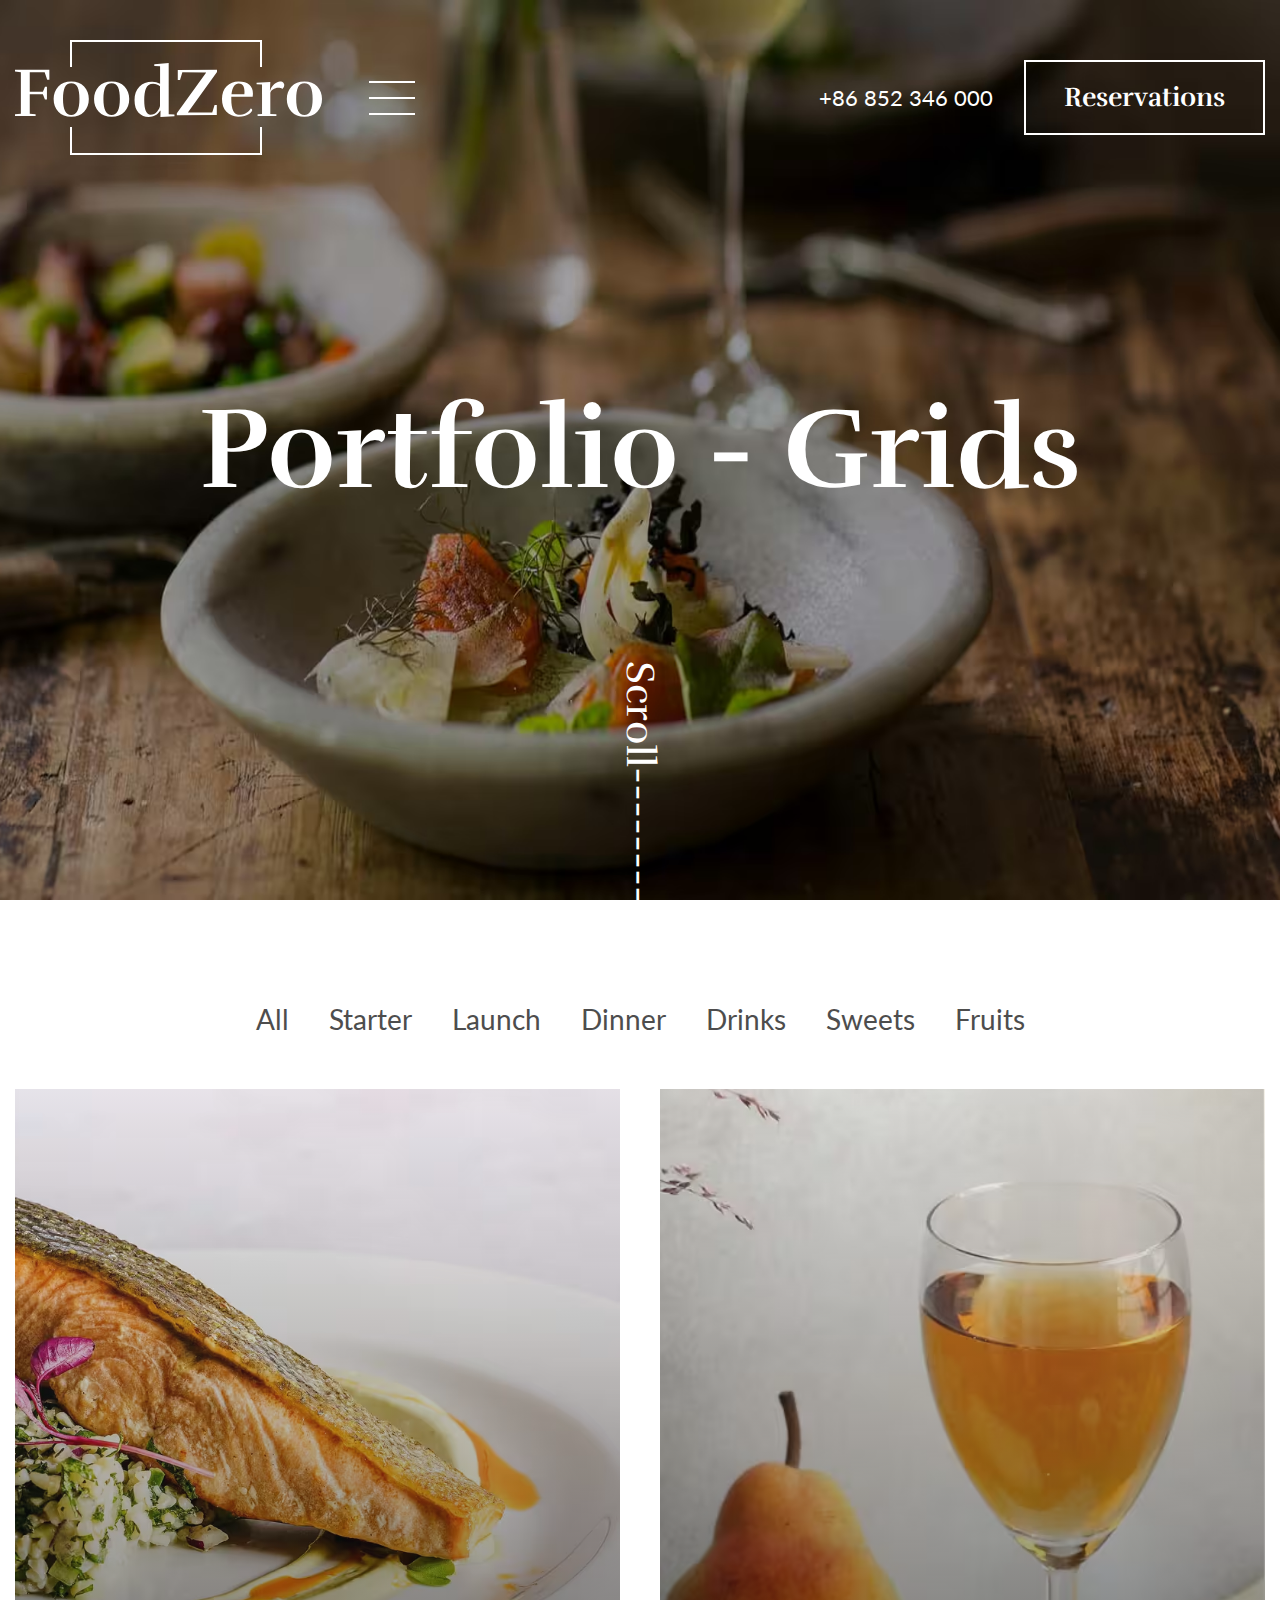
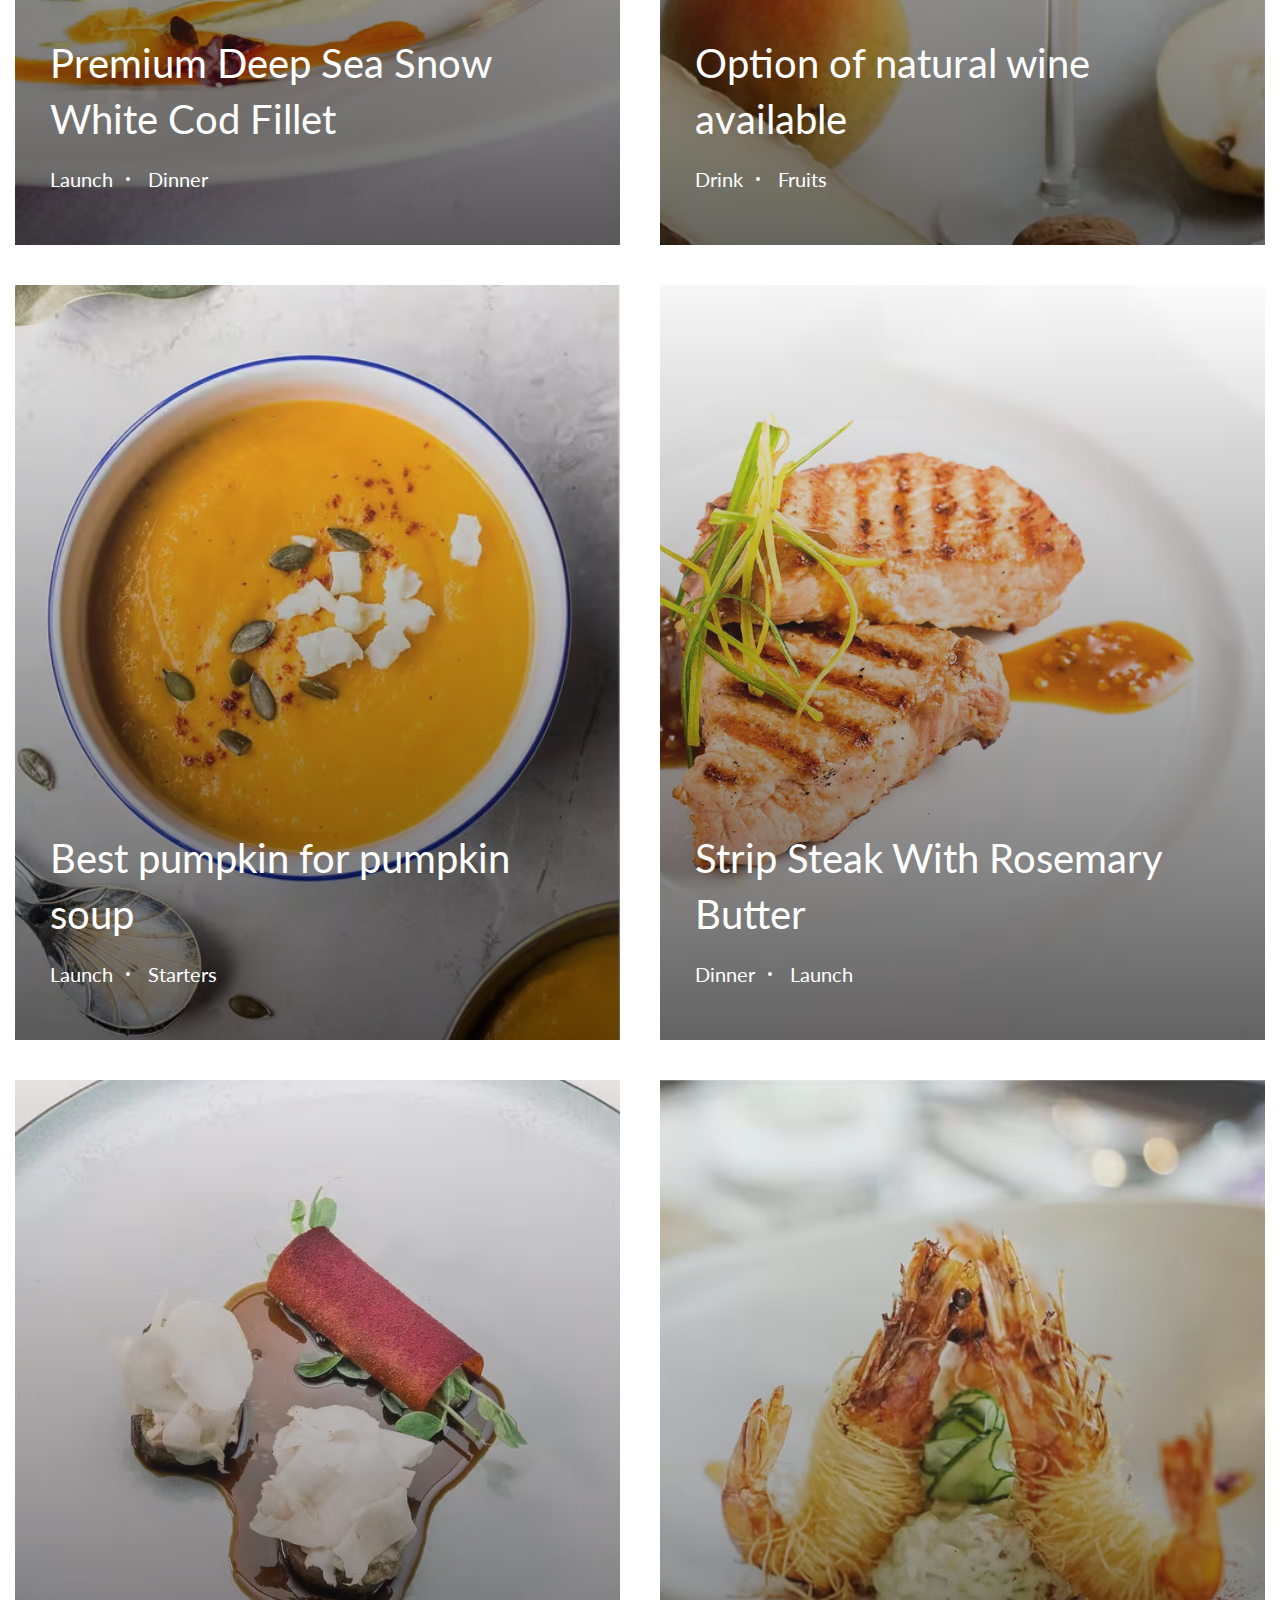
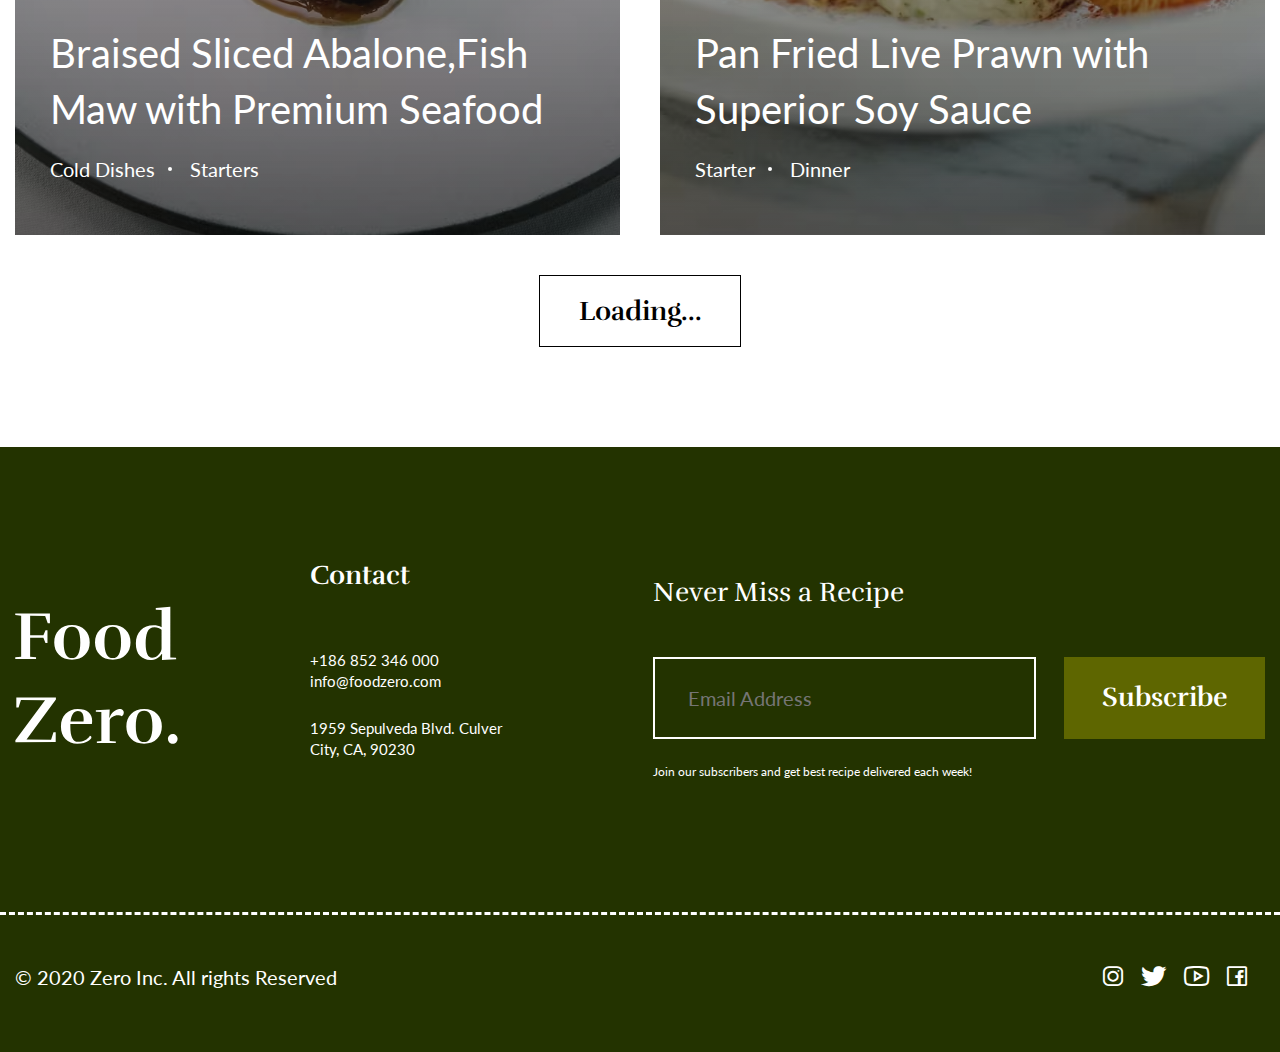
<file: portfolio.html>
<!DOCTYPE html>
<html lang="en">
  <head>
    <meta charset="UTF-8" />
    <meta name="viewport" content="width=device-width, initial-scale=1.0" />
    <link rel="preconnect" href="https://fonts.googleapis.com" />
    <link rel="preconnect" href="https://fonts.gstatic.com" crossorigin />
    <link
      href="https://fonts.googleapis.com/css2?family=Lato:wght@400;700&family=Rufina:wght@400;700&display=swap"
      rel="stylesheet"
    />
    <link rel="stylesheet" href="./css/portfolio.css" />
    <title>Portfolio</title>
  </head>
  <body class="portfolio-page">
    <header class="header">
      <div class="container">
        <div class="header-wrapper">
          <div class="header-left">
            <a href="" class="header-logo">
              <img
                src="./icons/header-logo.svg"
                alt=""
                class="header-logo-img"
              />
            </a>
            <div class="burger">
              <span></span>
              <span></span>
              <span></span>
            </div>
          </div>
          <div class="header-right">
            <a href="tel:+86852346000" class="header-tel">+86 852 346 000</a>
            <button class="btn btn--transparent">Reservations</button>
          </div>
        </div>
      </div>
    </header>
    <main>
      <section class="hero">
        <div class="container">
          <div class="hero-wrapper">
            <h1 class="hero-title">Portfolio - Grids</h1>
            <p class="hero-scroll">Scroll---------------------</p>
          </div>
        </div>
      </section>
      <section class="portfolio">
        <div class="container">
          <!-- dropdown menu mobile -->
          <div class="tabs-opener">
            <span class="long"></span>
            <span class="medium"></span>
            <span class="short"></span>
          </div>
          <ul class="portfolio-tabs">
            <li class="portfolio-tab">All</li>
            <li class="portfolio-tab">Starter</li>
            <li class="portfolio-tab">Launch</li>
            <li class="portfolio-tab">Dinner</li>
            <li class="portfolio-tab">Drinks</li>
            <li class="portfolio-tab">Sweets</li>
            <li class="portfolio-tab">Fruits</li>
          </ul>
          <ul class="portfolio-list">
            <li class="portfolio-item portfolio-item--1">
              <a href="#" class="portfolio-item-link">
                <p class="portfolio-item-caption">
                  Premium Deep Sea Snow White Cod Fillet
                </p>
              </a>
              <ul class="portfolio-item-categories">
                <li>Launch</li>
                <li>Dinner</li>
              </ul>
            </li>
            <li class="portfolio-item portfolio-item--2">
              <a href="#" class="portfolio-item-link">
                <p class="portfolio-item-caption">
                  Option of natural wine available
                </p>
              </a>
              <ul class="portfolio-item-categories">
                <li>Drink</li>
                <li>Fruits</li>
              </ul>
            </li>
          </ul>
          <ul class="portfolio-list">
            <li class="portfolio-item portfolio-item--3">
              <a href="#" class="portfolio-item-link">
                <p class="portfolio-item-caption">
                  Best pumpkin for pumpkin soup
                </p>
              </a>
              <ul class="portfolio-item-categories">
                <li>Launch</li>
                <li>Starters</li>
              </ul>
            </li>
            <li class="portfolio-item portfolio-item--4">
              <a href="#" class="portfolio-item-link">
                <p class="portfolio-item-caption">
                  Strip Steak With Rosemary Butter
                </p>
              </a>
              <ul class="portfolio-item-categories">
                <li>Dinner</li>
                <li>Launch</li>
              </ul>
            </li>
          </ul>
          <ul class="portfolio-list">
            <li class="portfolio-item portfolio-item--5">
              <a href="#" class="portfolio-item-link">
                <p class="portfolio-item-caption">
                  Braised Sliced Abalone,Fish Maw with Premium Seafood
                </p>
              </a>
              <ul class="portfolio-item-categories">
                <li>Cold Dishes</li>
                <li>Starters</li>
              </ul>
            </li>
            <li class="portfolio-item portfolio-item--6">
              <a href="#" class="portfolio-item-link">
                <p class="portfolio-item-caption">
                  Pan Fried Live Prawn with Superior Soy Sauce
                </p>
              </a>
              <ul class="portfolio-item-categories">
                <li>Starter</li>
                <li>Dinner</li>
              </ul>
            </li>
          </ul>
          <button class="btn btn--white">Loading...</button>
        </div>
      </section>
    </main>
    <footer class="footer">
      <div class="container">
        <div class="footer-wrapper footer-wrapper--top">
          <a href="#" class="footer-logo">
            <img src="./icons/Logo-footer.svg" alt="" />
          </a>
          <div class="contacts">
            <p class="contacts-caption">Contact</p>
            <a class="contacts-phone" href="tel:+186852346000">
              +186 852 346 000
            </a>
            <a class="contacts-mail" href="mailto:info@foodzero.com"
              >info@foodzero.com</a
            >
            <address class="contacts-adress">
              1959 Sepulveda Blvd. Culver City, CA, 90230
            </address>
          </div>
          <div class="footer-form-wrapper">
            <p class="footer-caption">Never Miss a Recipe</p>
            <form action="#" class="footer-form">
              <input
                class="footer-form-input"
                type="email"
                name="email"
                placeholder="Email Address"
              />
              <button class="btn btn--light-green" type="submit">
                Subscribe
              </button>
            </form>
            <span
              >Join our subscribers and get best recipe delivered each
              week!</span
            >
          </div>
        </div>
        <div class="footer-devider"></div>
        <div class="footer-wrapper footer-wrapper--bottom">
          <p class="footer-copyright">© 2020 Zero Inc. All rights Reserved</p>
          <ul class="social">
            <li class="social-item">
              <a href="#" class="icon-instagram social-link"></a>
            </li>
            <li class="social-item">
              <a href="#" class="icon-twitter social-link"></a>
            </li>
            <li class="social-item">
              <a href="#" class="icon-youtube social-link"></a>
            </li>
            <li class="social-item">
              <a href="#" class="icon-facebook social-link"></a>
            </li>
          </ul>
        </div>
      </div>
    </footer>
    <div class="modal">
      <div class="modal-nav-close">
        <span></span>
        <span></span>
      </div>
      <div class="modal-wrapper">
        <nav class="modal-menu">
          <ul class="modal-menu-list">
            <li class="modal-menu-item">
              <a href="#" class="modal-menu-link">Home</a>
            </li>
            <li class="modal-menu-item">
              <a href="#" class="modal-menu-link">Menu</a>
            </li>
            <li class="modal-menu-item">
              <a href="#" class="modal-menu-link">Blogs</a>
            </li>
            <li class="modal-menu-item">
              <a href="#" class="modal-menu-link">About</a>
            </li>
            <li class="modal-menu-item">
              <a href="#" class="modal-menu-link">Contact</a>
            </li>
          </ul>
        </nav>
        <div class="modal-contacts-wrapper">
          <div class="contacts">
            <p class="contacts-caption contacts--border-dashed">Contact</p>
            <a class="contacts-phone" href="tel:+186852346000">
              +186 852 346 000
            </a>
            <a class="contacts-mail" href="mailto:info@foodzero.com"
              >info@foodzero.com</a
            >
            <address class="contacts-adress">
              1959 Sepulveda Blvd. Culver City, CA, 90230
            </address>
          </div>
          <ul class="social">
            <li class="social-item">
              <a href="#" class="icon-instagram social-link"></a>
            </li>
            <li class="social-item">
              <a href="#" class="icon-twitter social-link"></a>
            </li>
            <li class="social-item">
              <a href="#" class="icon-youtube social-link"></a>
            </li>
            <li class="social-item">
              <a href="#" class="icon-facebook social-link"></a>
            </li>
          </ul>
        </div>
      </div>
    </div>
    <!-- <script src="./js/script.js"></script> -->
    <script src="./js/script-burger-menu.js"></script>
    <script src="./js/portfolio.js"></script>
  </body>
</html>
</file>
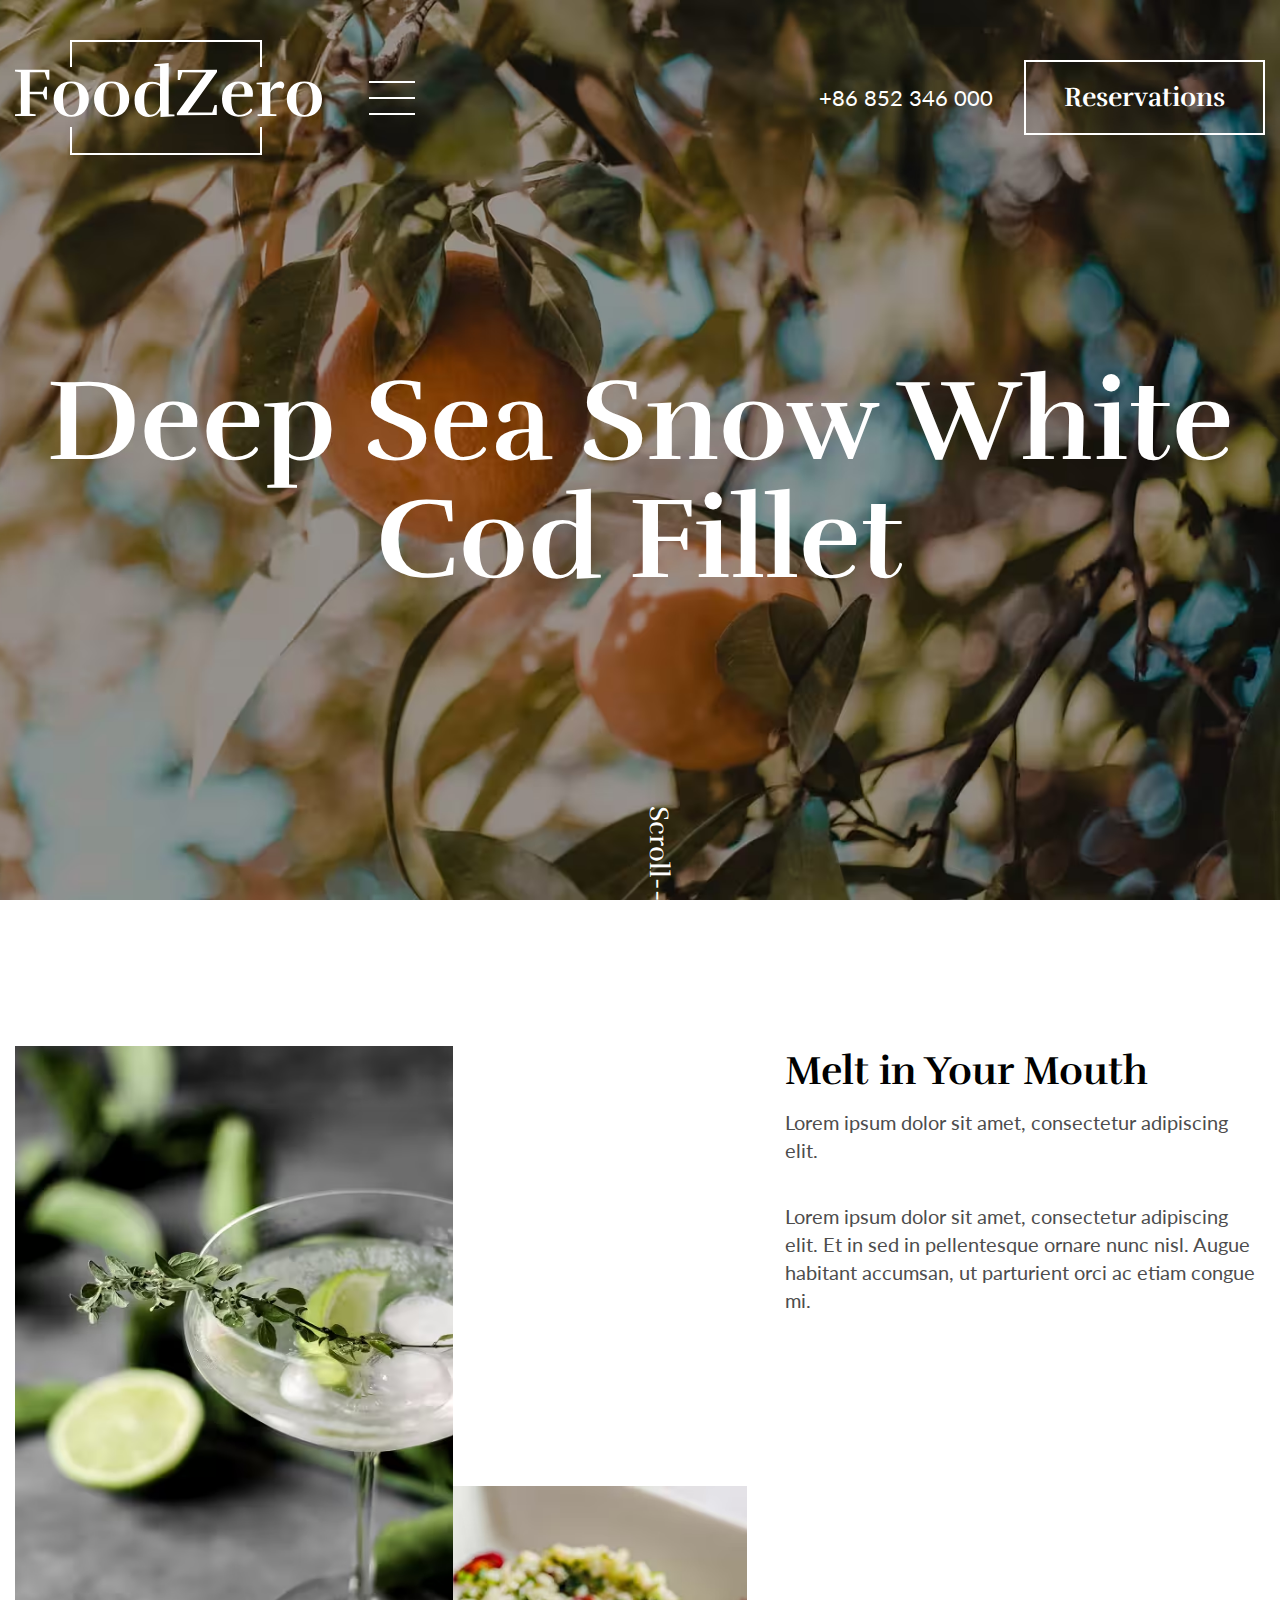
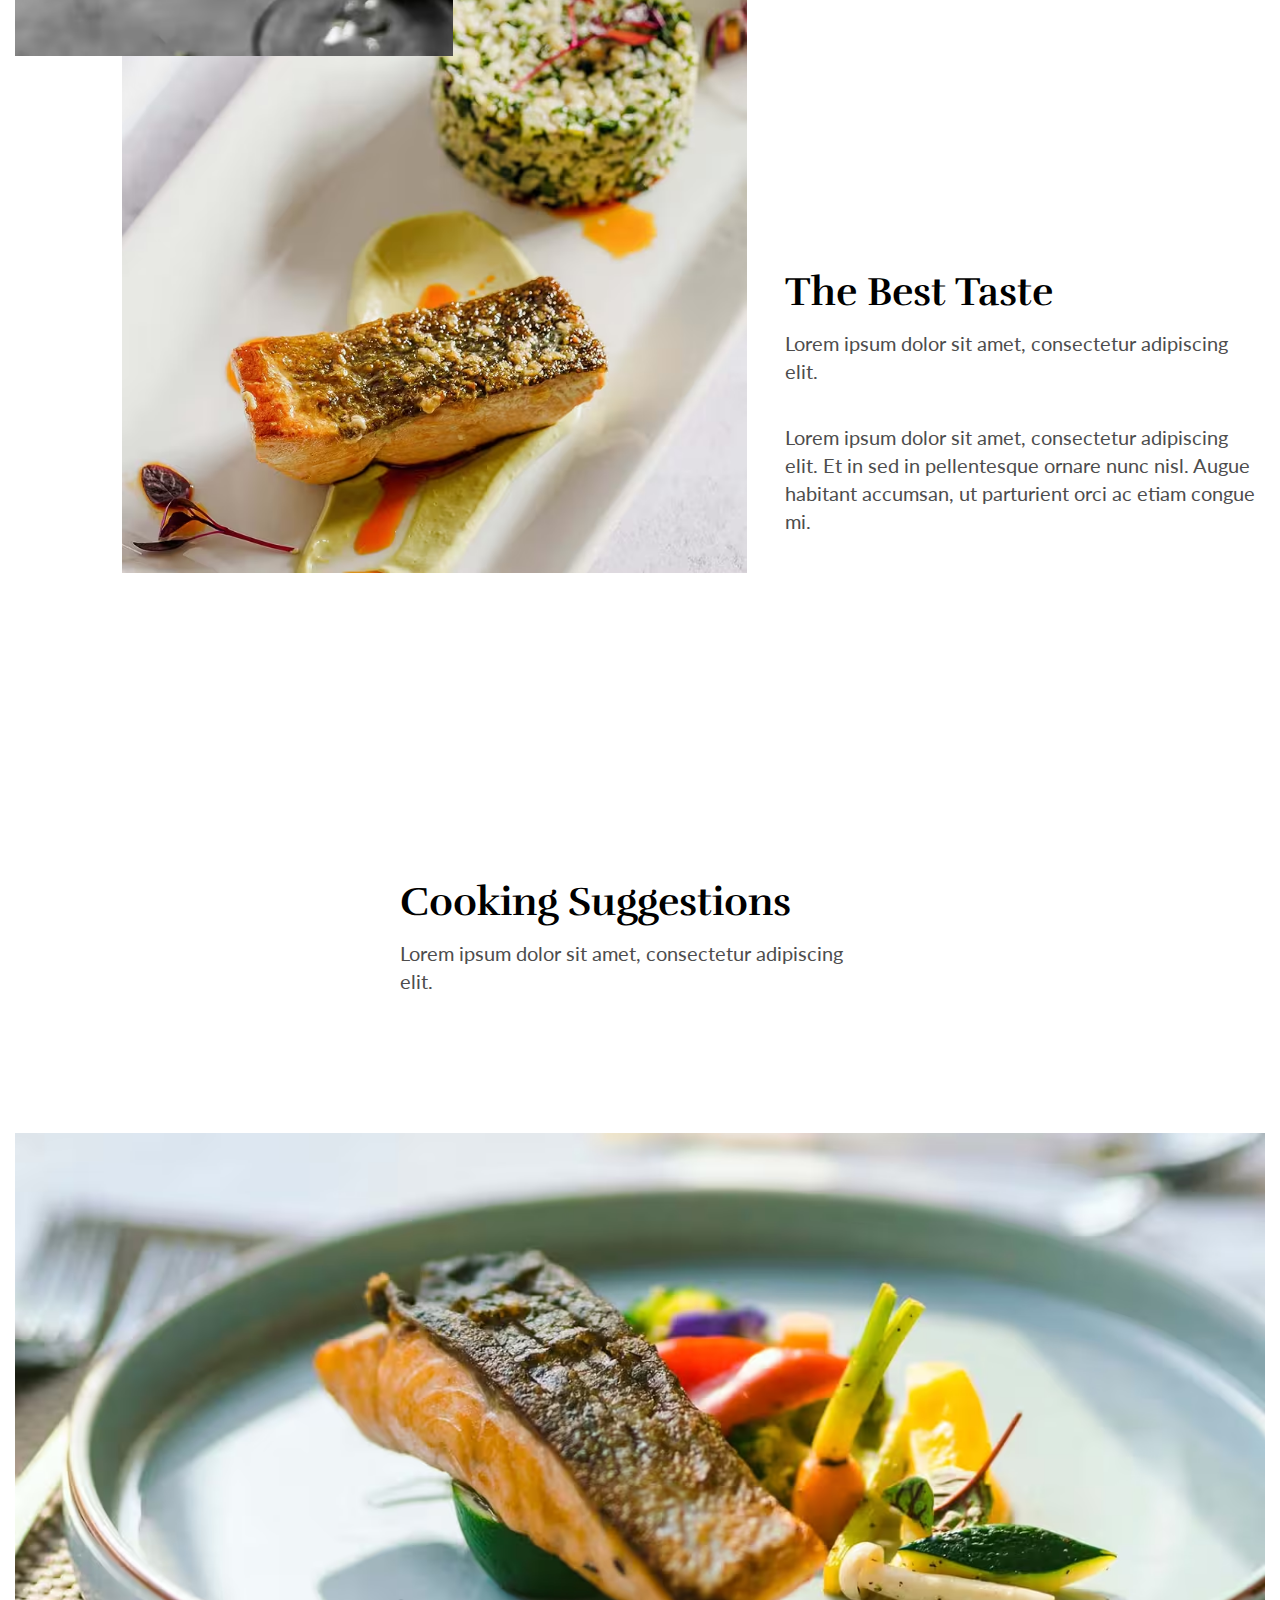
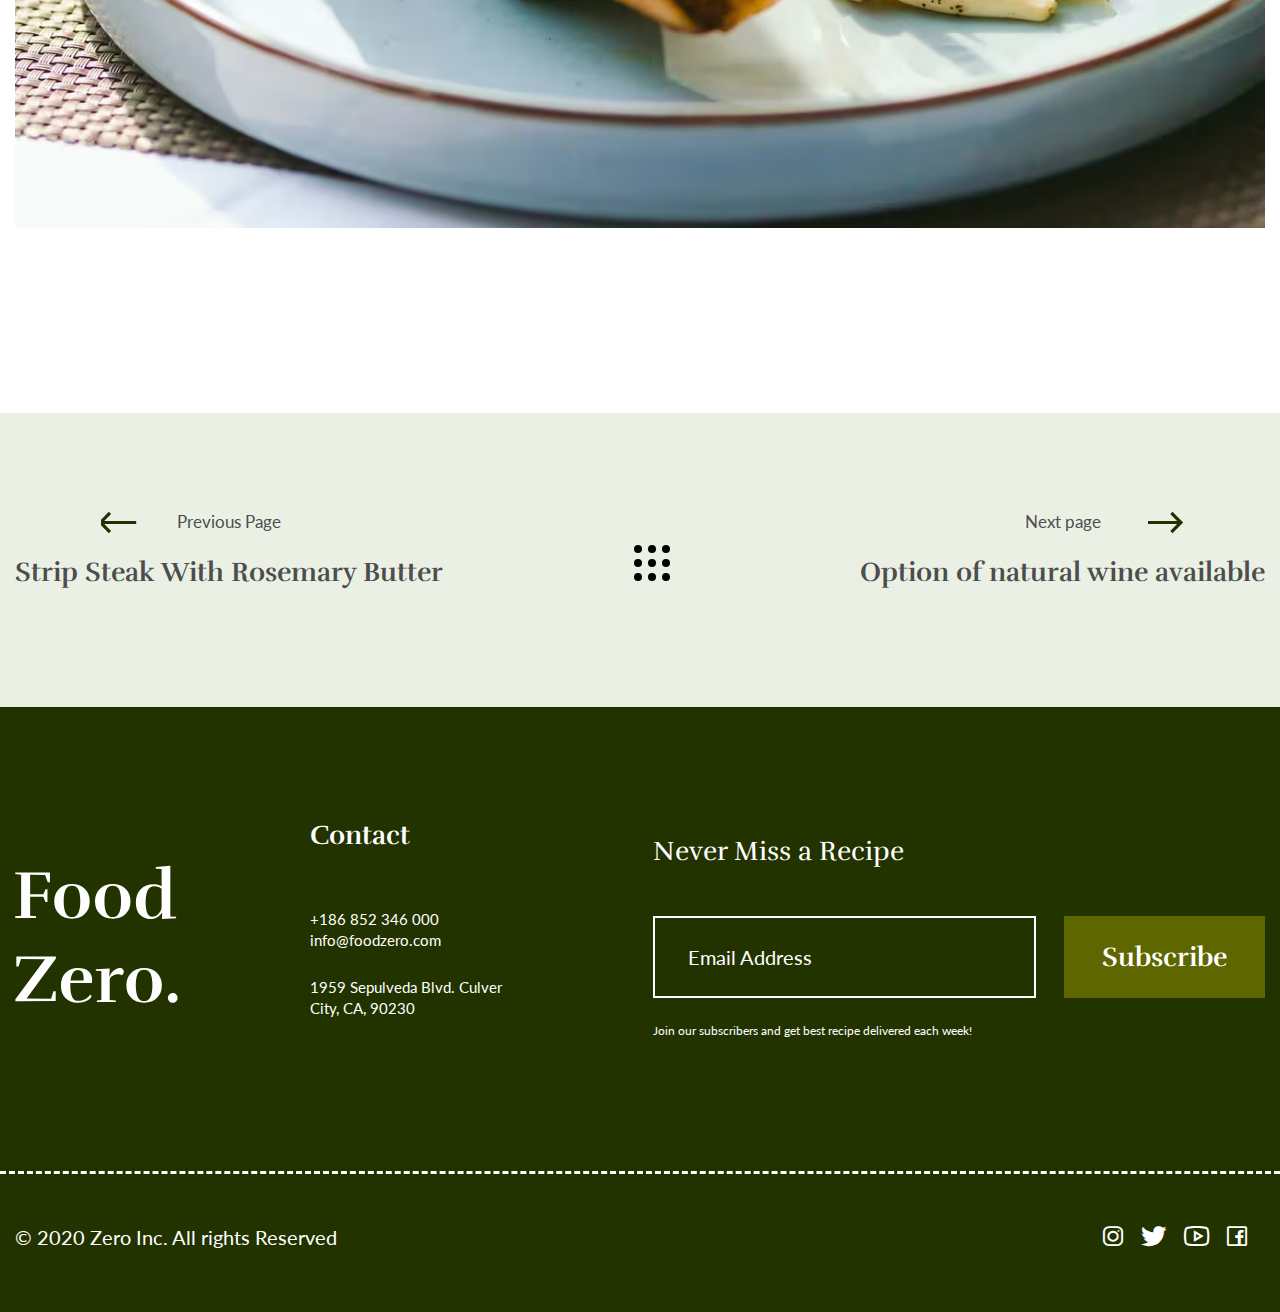
<file: single-portfolio.html>
<!DOCTYPE html>
<html lang="en">
  <head>
    <meta charset="UTF-8" />
    <meta name="viewport" content="width=device-width, initial-scale=1.0" />
    <link rel="preconnect" href="https://fonts.googleapis.com" />
    <link rel="preconnect" href="https://fonts.gstatic.com" crossorigin />
    <link
      href="https://fonts.googleapis.com/css2?family=Lato:wght@400;700&family=Rufina:wght@400;700&display=swap"
      rel="stylesheet"
    />
    <link rel="stylesheet" href="./css/single-portfolio.css" />
    <title>Single portfolio</title>
  </head>
  <body class="single-portfolio">
    <header class="header">
      <div class="container">
        <div class="header-wrapper">
          <div class="header-left">
            <a href="" class="header-logo">
              <img
                src="./icons/header-logo.svg"
                alt=""
                class="header-logo-img"
              />
            </a>
            <div class="burger">
              <span></span>
              <span></span>
              <span></span>
            </div>
          </div>
          <div class="header-right">
            <a href="tel:+86852346000" class="header-tel">+86 852 346 000</a>
            <button class="btn btn--transparent">Reservations</button>
          </div>
        </div>
      </div>
    </header>
    <main>
      <section class="hero">
        <div class="container">
          <div class="hero-wrapper">
            <h1 class="hero-title">Deep Sea Snow White Cod Fillet</h1>
            <p class="hero-scroll">Scroll---------------------</p>
          </div>
        </div>
      </section>
      <section class="content">
        <h2 hidden>Snow crab with potato</h2>
        <div class="container">
          <div class="content-first">
            <img
              src="./images/single-portfolio/content-img-1.avif"
              alt=""
              class="content-first-img"
            />
            <div class="content-text-block">
              <h3 class="content-title">Melt in Your Mouth</h3>
              <p class="content-text">
                Lorem ipsum dolor sit amet, consectetur adipiscing elit.
              </p>
              <p class="content-text">
                Lorem ipsum dolor sit amet, consectetur adipiscing elit. Et in
                sed in pellentesque ornare nunc nisl. Augue habitant accumsan,
                ut parturient orci ac etiam congue mi.
              </p>
            </div>
          </div>
          <div class="content-second">
            <img
              src="./images/single-portfolio/content-img-2.avif"
              alt=""
              class="content-second-img"
            />
            <div class="content-text-block">
              <h3 class="content-title content-title--therd">The Best Taste</h3>
              <p class="content-text">
                Lorem ipsum dolor sit amet, consectetur adipiscing elit.
              </p>
              <p class="content-text">
                Lorem ipsum dolor sit amet, consectetur adipiscing elit. Et in
                sed in pellentesque ornare nunc nisl. Augue habitant accumsan,
                ut parturient orci ac etiam congue mi.
              </p>
            </div>
          </div>
          <div class="content-third">
            <div class="content-text-block">
              <h3 class="content-title">Cooking Suggestions</h3>
              <p class="content-text">
                Lorem ipsum dolor sit amet, consectetur adipiscing elit.
              </p>
            </div>
            <img
              src="./images/single-portfolio/content-img-3.avif"
              alt=""
              class="content-third-img"
            />
          </div>
        </div>
      </section>
      <div class="nav-guides">
        <div class="container">
          <div class="nav-guides-wrapper">
            <div class="nav-guides-prev">
              <p class="nav-guides-arrow nav-guides-arrow--prev">
                Previous Page
              </p>
              <p class="nav-guides-caption">Strip Steak With Rosemary Butter</p>
            </div>
            <div class="nav-guides-dottes"></div>
            <div class="nav-guides-next">
              <p class="nav-guides-arrow nav-guides-arrow--next">Next page</p>
              <p class="nav-guides-caption">Option of natural wine available</p>
            </div>
          </div>
        </div>
      </div>
    </main>
    <footer class="footer">
      <div class="container">
        <div class="footer-wrapper footer-wrapper--top">
          <a href="#" class="footer-logo">
            <img src="./icons/Logo-footer.svg" alt="" />
          </a>
          <div class="contacts">
            <p class="contacts-caption">Contact</p>
            <a class="contacts-phone" href="tel:+186852346000">
              +186 852 346 000
            </a>
            <a class="contacts-mail" href="mailto:info@foodzero.com"
              >info@foodzero.com</a
            >
            <address class="contacts-adress">
              1959 Sepulveda Blvd. Culver City, CA, 90230
            </address>
          </div>
          <div class="footer-form-wrapper">
            <p class="footer-caption">Never Miss a Recipe</p>
            <form action="#" class="footer-form">
              <input
                class="footer-form-input"
                type="email"
                name="email"
                value="Email Address"
              />
              <button class="btn btn--light-green" type="submit">
                Subscribe
              </button>
            </form>
            <span
              >Join our subscribers and get best recipe delivered each
              week!</span
            >
          </div>
        </div>
        <div class="footer-devider"></div>
        <div class="footer-wrapper footer-wrapper--bottom">
          <p class="footer-copyright">© 2020 Zero Inc. All rights Reserved</p>
          <ul class="social">
            <li class="social-item">
              <a href="#" class="icon-instagram social-link"></a>
            </li>
            <li class="social-item">
              <a href="#" class="icon-twitter social-link"></a>
            </li>
            <li class="social-item">
              <a href="#" class="icon-youtube social-link"></a>
            </li>
            <li class="social-item">
              <a href="#" class="icon-facebook social-link"></a>
            </li>
          </ul>
        </div>
      </div>
    </footer>
    <div class="modal">
      <div class="modal-nav-close">
        <span></span>
        <span></span>
      </div>
      <div class="modal-wrapper">
        <nav class="modal-menu">
          <ul class="modal-menu-list">
            <li class="modal-menu-item">
              <a href="#" class="modal-menu-link">Home</a>
            </li>
            <li class="modal-menu-item">
              <a href="#" class="modal-menu-link">Menu</a>
            </li>
            <li class="modal-menu-item">
              <a href="#" class="modal-menu-link">Blogs</a>
            </li>
            <li class="modal-menu-item">
              <a href="#" class="modal-menu-link">About</a>
            </li>
            <li class="modal-menu-item">
              <a href="#" class="modal-menu-link">Contact</a>
            </li>
          </ul>
        </nav>
        <div class="modal-contacts-wrapper">
          <div class="contacts">
            <p class="contacts-caption contacts--border-dashed">Contact</p>
            <a class="contacts-phone" href="tel:+186852346000">
              +186 852 346 000
            </a>
            <a class="contacts-mail" href="mailto:info@foodzero.com"
              >info@foodzero.com</a
            >
            <address class="contacts-adress">
              1959 Sepulveda Blvd. Culver City, CA, 90230
            </address>
          </div>
          <ul class="social">
            <li class="social-item">
              <a href="#" class="icon-instagram social-link"></a>
            </li>
            <li class="social-item">
              <a href="#" class="icon-twitter social-link"></a>
            </li>
            <li class="social-item">
              <a href="#" class="icon-youtube social-link"></a>
            </li>
            <li class="social-item">
              <a href="#" class="icon-facebook social-link"></a>
            </li>
          </ul>
        </div>
      </div>
    </div>
    <script src="./js/script.js"></script>
    <script src="./js/script-burger-menu.js"></script>
  </body>
</html>
</file>
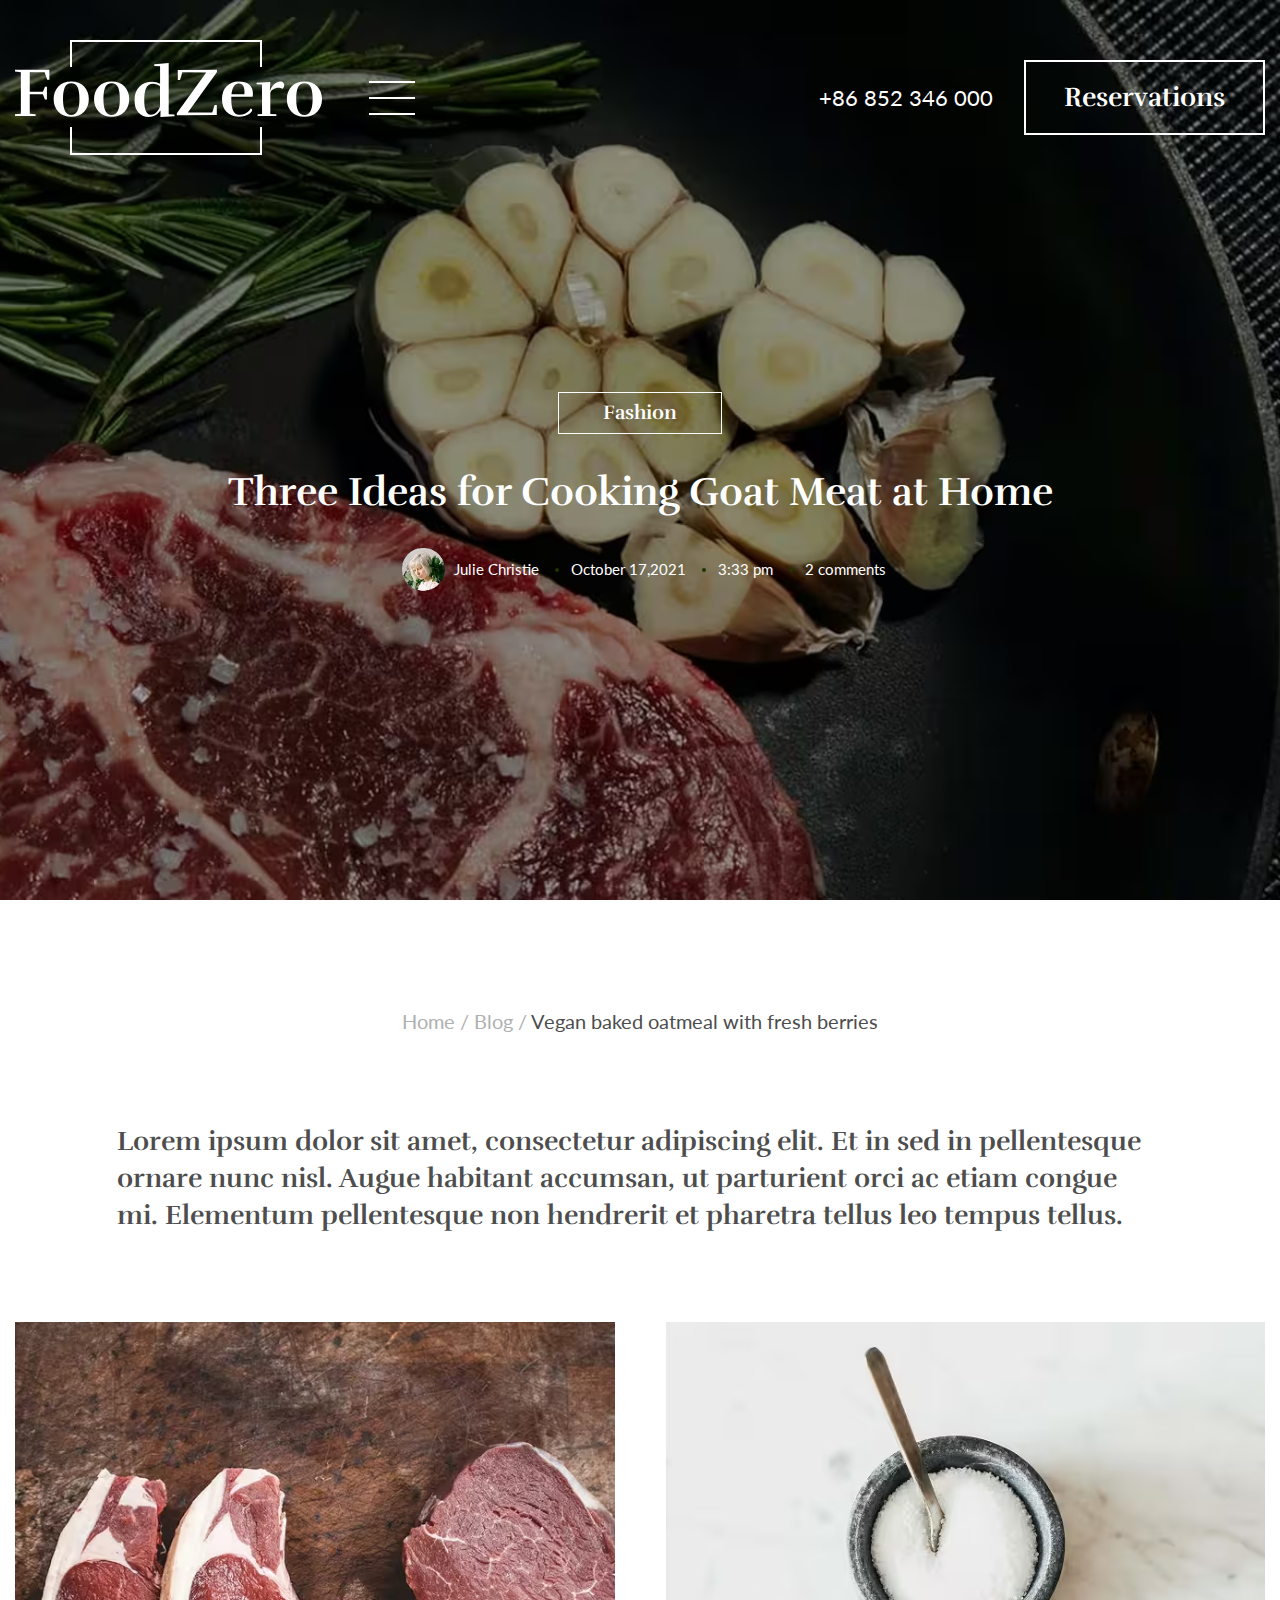
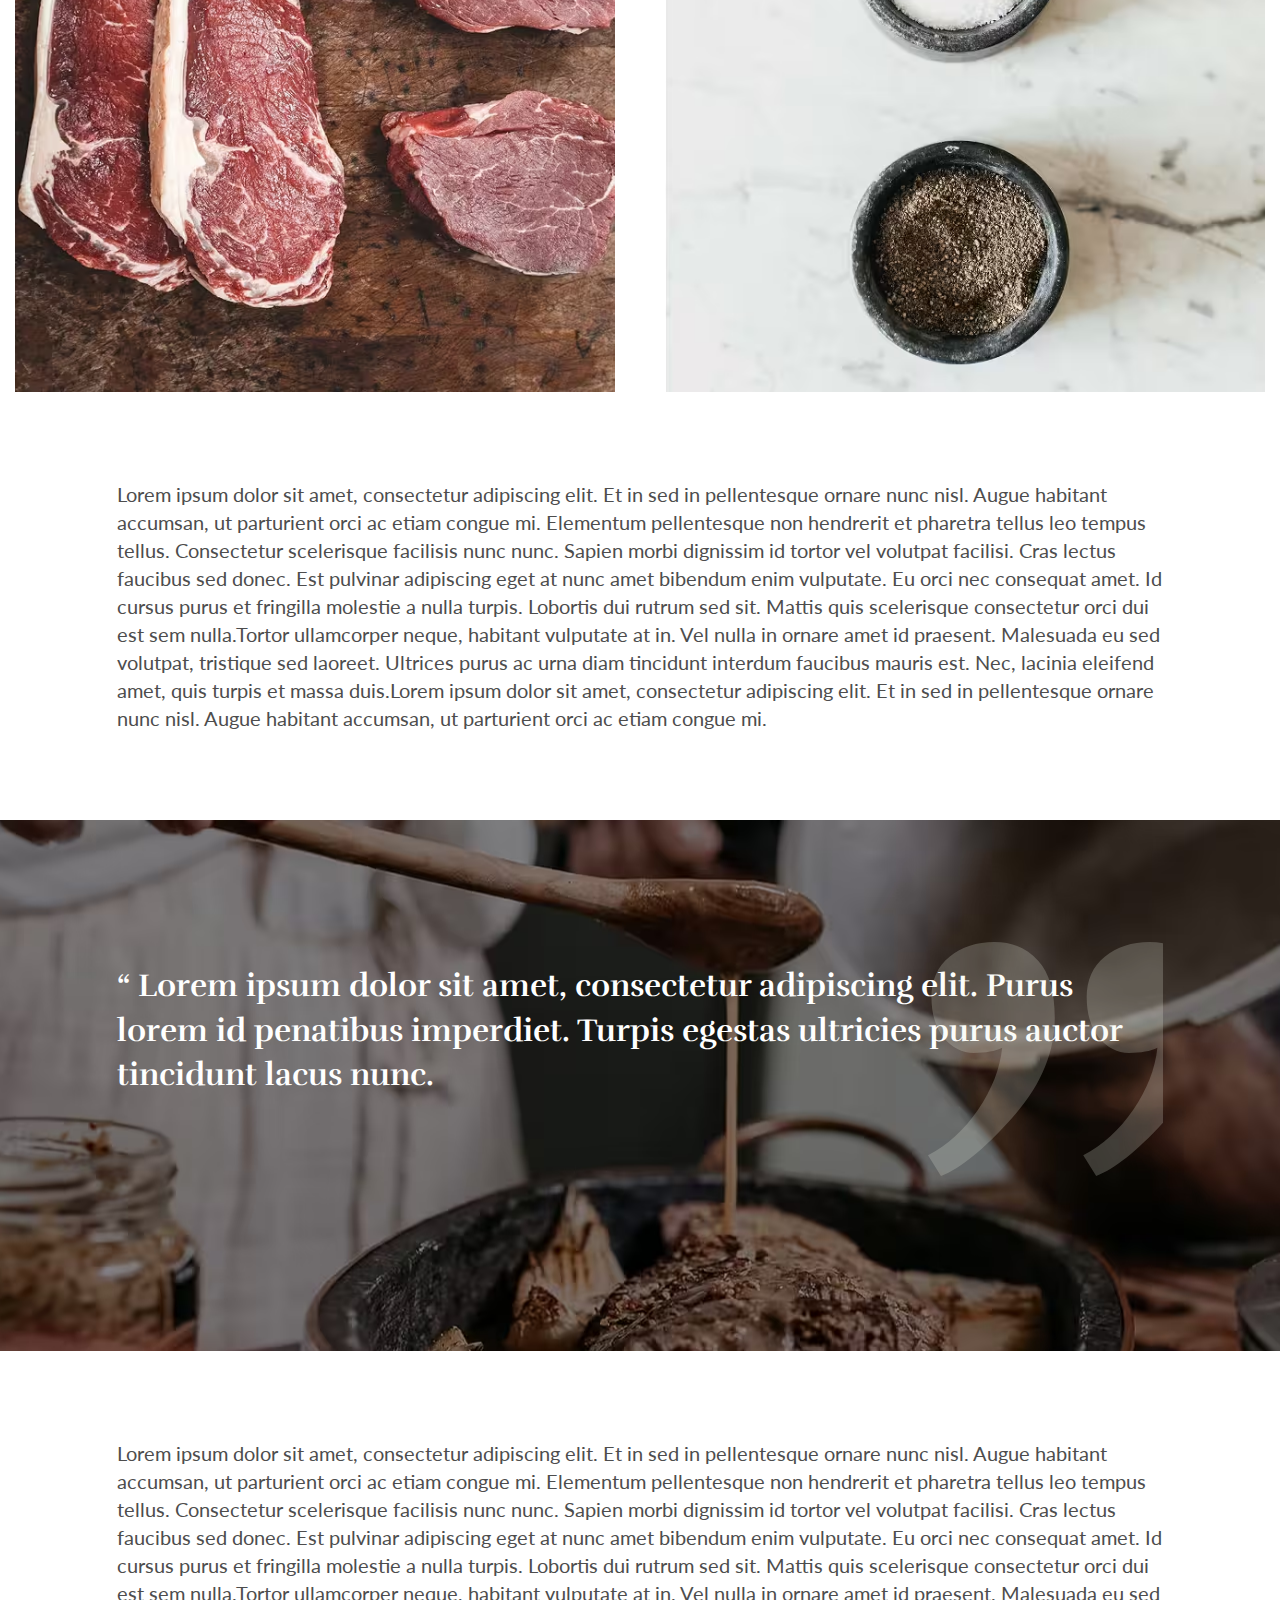
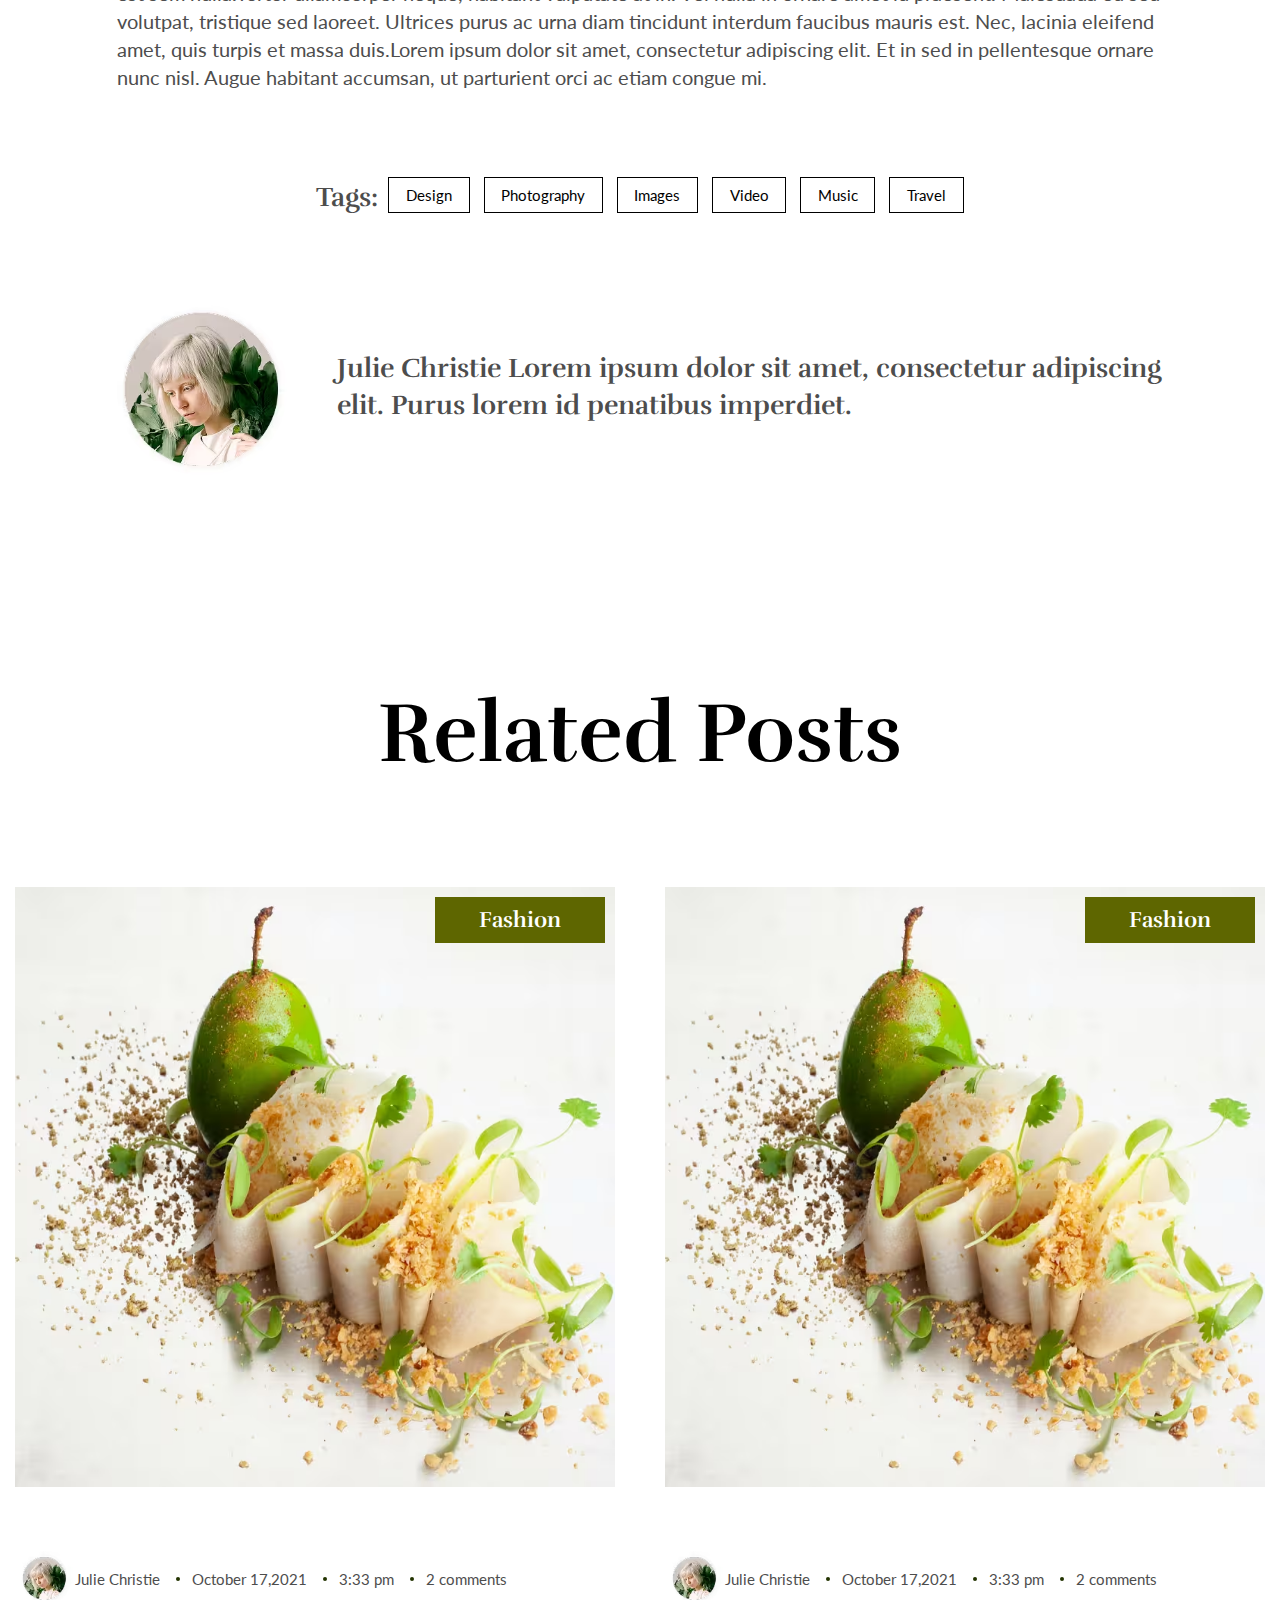
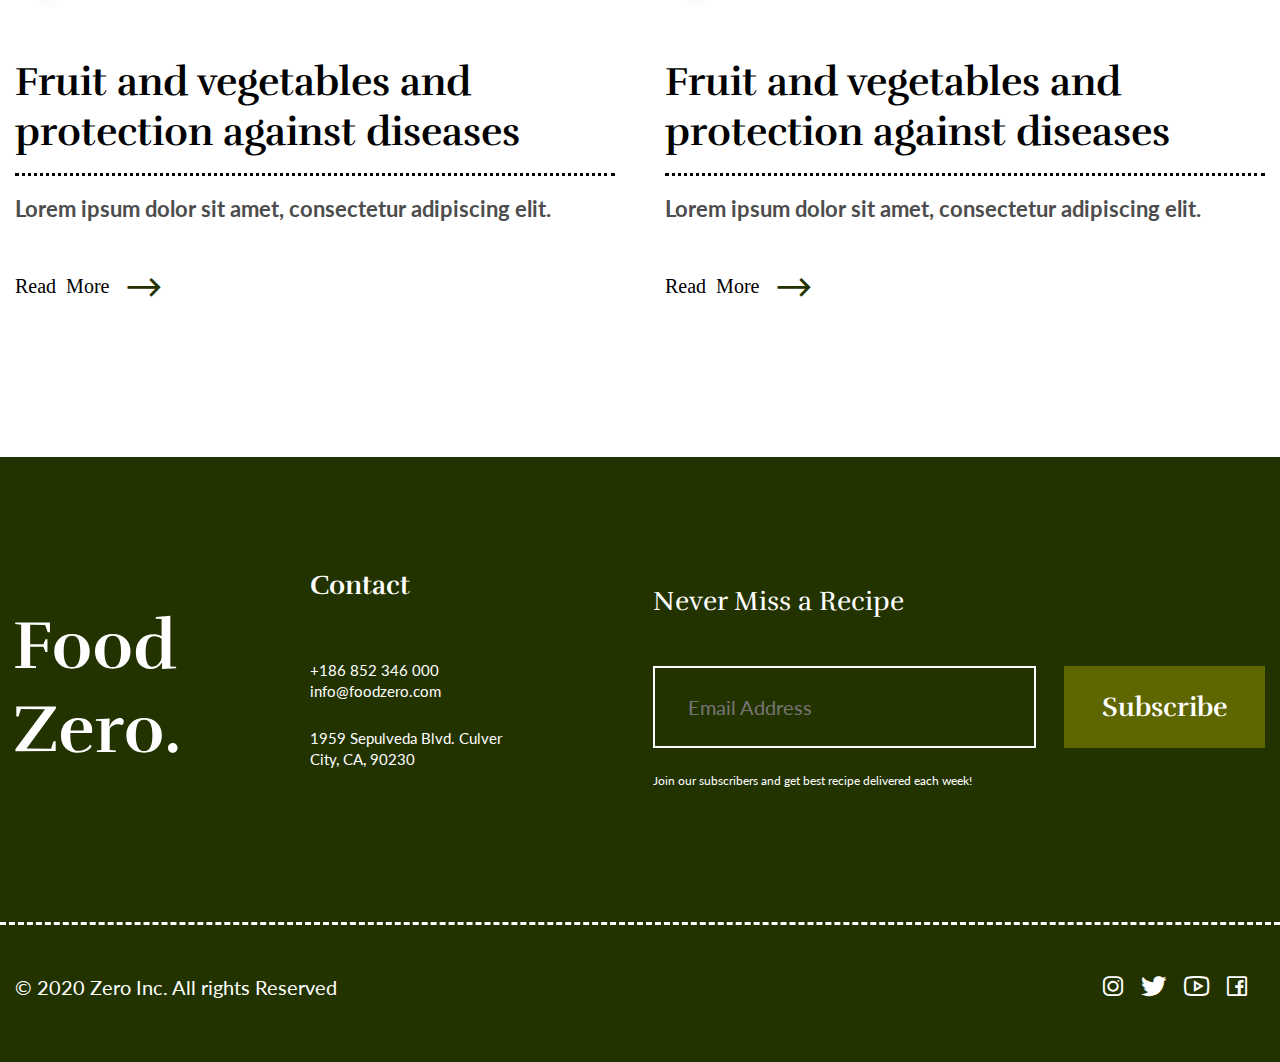
<file: single-post-no-sb.html>
<!DOCTYPE html>
<html lang="en">
  <head>
    <meta charset="UTF-8" />
    <meta name="viewport" content="width=device-width, initial-scale=1.0" />
    <link rel="preconnect" href="https://fonts.googleapis.com" />
    <link rel="preconnect" href="https://fonts.gstatic.com" crossorigin />
    <link
      href="https://fonts.googleapis.com/css2?family=Lato:wght@400;700&family=Rufina:wght@400;700&display=swap"
      rel="stylesheet"
    />
    <link
      rel="stylesheet"
      href="https://cdnjs.cloudflare.com/ajax/libs/font-awesome/6.7.2/css/all.min.css"
    />
    <link rel="stylesheet" href="./css/single-post-no-sb.css" />
    <title>Single post no sidebar</title>
  </head>
  <body class="single">
    <header class="header">
      <div class="container">
        <div class="header-wrapper">
          <div class="header-left">
            <a href="" class="header-logo">
              <img
                src="./icons/header-logo.svg"
                alt=""
                class="header-logo-img"
              />
            </a>
            <div class="burger">
              <span></span>
              <span></span>
              <span></span>
            </div>
          </div>
          <div class="header-right">
            <a href="tel:+86852346000" class="header-tel">+86 852 346 000</a>
            <button class="btn btn--transparent">Reservations</button>
          </div>
        </div>
      </div>
    </header>
    <main>
      <section class="hero">
        <div class="container">
          <div class="hero-wrapper">
            <a class="tags-link" href="#">Fashion</a>
            <h1 class="hero-title">
              Three Ideas for Cooking Goat Meat at Home
            </h1>
            <div class="blog-item-info">
              <img
                src="./images/posts/Avatar.avif"
                alt=""
                class="blog-item-info-img"
              />
              <ul class="blog-item-info-list">
                <li>Julie Christie</li>
                <li>October 17,2021</li>
                <li>3:33 pm</li>
                <li>2 comments</li>
              </ul>
            </div>
          </div>
        </div>
      </section>
      <article class="post-page">
        <div class="container container--very-small">
          <h2 hidden>Post body</h2>
          <div class="breadcrumbs-wrapper">
            <div class="breadcrumbs">
              <span>Home /</span>
              <span> Blog /</span>
              <span class="active-page">
                Vegan baked oatmeal with fresh berries</span
              >
            </div>
          </div>
          <p class="post-page-descr">
            Lorem ipsum dolor sit amet, consectetur adipiscing elit. Et in sed
            in pellentesque ornare nunc nisl. Augue habitant accumsan, ut
            parturient orci ac etiam congue mi. Elementum pellentesque non
            hendrerit et pharetra tellus leo tempus tellus.
          </p>
        </div>
        <!-- REMOVE NO SB -->
        <div class="container container--avarage">
          <!-- modif -->

          <div class="post-page-images-wrapper">
            <img
              src="./images/single-post-no-sb/Image1.avif"
              alt=""
              class="post-page-img"
            />
            <img
              src="./images/single-post-no-sb/Imag2.avif"
              alt=""
              class="post-page-img"
            />
          </div>
        </div>
        <div class="container container--very-small">
          <p class="post-page-text">
            Lorem ipsum dolor sit amet, consectetur adipiscing elit. Et in sed
            in pellentesque ornare nunc nisl. Augue habitant accumsan, ut
            parturient orci ac etiam congue mi. Elementum pellentesque non
            hendrerit et pharetra tellus leo tempus tellus. Consectetur
            scelerisque facilisis nunc nunc. Sapien morbi dignissim id tortor
            vel volutpat facilisi. Cras lectus faucibus sed donec. Est pulvinar
            adipiscing eget at nunc amet bibendum enim vulputate. Eu orci nec
            consequat amet. Id cursus purus et fringilla molestie a nulla
            turpis. Lobortis dui rutrum sed sit. Mattis quis scelerisque
            consectetur orci dui est sem nulla.Tortor ullamcorper neque,
            habitant vulputate at in. Vel nulla in ornare amet id praesent.
            Malesuada eu sed volutpat, tristique sed laoreet. Ultrices purus ac
            urna diam tincidunt interdum faucibus mauris est. Nec, lacinia
            eleifend amet, quis turpis et massa duis.Lorem ipsum dolor sit amet,
            consectetur adipiscing elit. Et in sed in pellentesque ornare nunc
            nisl. Augue habitant accumsan, ut parturient orci ac etiam congue
            mi.
          </p>
        </div>
        <div class="post-page-quote-wrapper">
          <div class="container container--very-small">
            <p class="testimonials-text">
              “ Lorem ipsum dolor sit amet, consectetur adipiscing elit. Purus
              lorem id penatibus imperdiet. Turpis egestas ultricies purus
              auctor tincidunt lacus nunc.
            </p>
          </div>
        </div>
        <div class="container container--very-small">
          <p class="post-page-text">
            Lorem ipsum dolor sit amet, consectetur adipiscing elit. Et in sed
            in pellentesque ornare nunc nisl. Augue habitant accumsan, ut
            parturient orci ac etiam congue mi. Elementum pellentesque non
            hendrerit et pharetra tellus leo tempus tellus. Consectetur
            scelerisque facilisis nunc nunc. Sapien morbi dignissim id tortor
            vel volutpat facilisi. Cras lectus faucibus sed donec. Est pulvinar
            adipiscing eget at nunc amet bibendum enim vulputate. Eu orci nec
            consequat amet. Id cursus purus et fringilla molestie a nulla
            turpis. Lobortis dui rutrum sed sit. Mattis quis scelerisque
            consectetur orci dui est sem nulla.Tortor ullamcorper neque,
            habitant vulputate at in. Vel nulla in ornare amet id praesent.
            Malesuada eu sed volutpat, tristique sed laoreet. Ultrices purus ac
            urna diam tincidunt interdum faucibus mauris est. Nec, lacinia
            eleifend amet, quis turpis et massa duis.Lorem ipsum dolor sit amet,
            consectetur adipiscing elit. Et in sed in pellentesque ornare nunc
            nisl. Augue habitant accumsan, ut parturient orci ac etiam congue
            mi.
          </p>
          <div class="tags">
            <p class="tags-caption">Tags:</p>
            <ul class="tags-wrapper">
              <li class="tags-item">
                <a class="tags-link" href="#">Design</a>
              </li>
              <li class="tags-item">
                <a class="tags-link" href="#">Photography</a>
              </li>
              <li class="tags-item">
                <a class="tags-link" href="#">Images</a>
              </li>
              <li class="tags-item">
                <a class="tags-link" href="#">Video</a>
              </li>
              <li class="tags-item">
                <a class="tags-link" href="#">Music</a>
              </li>
              <li class="tags-item">
                <a class="tags-link" href="#">Travel</a>
              </li>
            </ul>
          </div>
          <div class="testimonials-author">
            <img
              src="./images/single-post/Avatar.avif"
              alt=""
              class="testimonials-author-img"
            />
            <p class="testimonials-author-name">
              <span>Julie Christie</span>
              <span
                >Lorem ipsum dolor sit amet, consectetur adipiscing elit. Purus
                lorem id penatibus imperdiet.
              </span>
            </p>
          </div>
        </div>
      </article>
      <section class="related-posts">
        <div class="container">
          <h2 class="related-posts-title">Related Posts</h2>
          <div class="posts-wrapper">
            <div class="blog-item">
              <div class="blog-item-img-content">
                <span class="blog-category-name">Fashion</span>
                <img
                  src="./images/posts/post-1.avif"
                  alt=""
                  class="blog-item-img"
                />
              </div>
              <!-- max-width add -->
              <div class="blog-item-text-content">
                <div class="blog-item-info">
                  <img
                    src="./images/posts/Avatar.avif"
                    alt=""
                    class="blog-item-info-img"
                  />
                  <ul class="blog-item-info-list">
                    <li>Julie Christie</li>
                    <li>October 17,2021</li>
                    <li>3:33 pm</li>
                    <li>2 comments</li>
                  </ul>
                </div>
                <h3 class="blog-item-title">
                  Fruit and vegetables and protection against diseases
                </h3>
                <p class="blog-item-text">
                  Lorem ipsum dolor sit amet, consectetur adipiscing elit.
                </p>
                <a href="#" class="blog-item-link icon-arrow-right"
                  >Read More</a
                >
              </div>
            </div>
            <div class="blog-item">
              <div class="blog-item-img-content">
                <span class="blog-category-name">Fashion</span>
                <img
                  src="./images/posts/post-1.avif"
                  alt=""
                  class="blog-item-img"
                />
              </div>
              <div class="blog-item-text-content">
                <div class="blog-item-info">
                  <img
                    src="./images/posts/Avatar.avif"
                    alt=""
                    class="blog-item-info-img"
                  />
                  <ul class="blog-item-info-list">
                    <li>Julie Christie</li>
                    <li>October 17,2021</li>
                    <li>3:33 pm</li>
                    <li>2 comments</li>
                  </ul>
                </div>
                <h3 class="blog-item-title">
                  Fruit and vegetables and protection against diseases
                </h3>
                <p class="blog-item-text">
                  Lorem ipsum dolor sit amet, consectetur adipiscing elit.
                </p>
                <a href="#" class="blog-item-link icon-arrow-right"
                  >Read More</a
                >
              </div>
            </div>
          </div>
        </div>
      </section>
    </main>
    <footer class="footer">
      <div class="container">
        <div class="footer-wrapper footer-wrapper--top">
          <a href="#" class="footer-logo">
            <img src="./icons/Logo-footer.svg" alt="" />
          </a>
          <div class="contacts">
            <p class="contacts-caption">Contact</p>
            <a class="contacts-phone" href="tel:+186852346000">
              +186 852 346 000
            </a>
            <a class="contacts-mail" href="mailto:info@foodzero.com"
              >info@foodzero.com</a
            >
            <address class="contacts-adress">
              1959 Sepulveda Blvd. Culver City, CA, 90230
            </address>
          </div>
          <div class="footer-form-wrapper">
            <p class="footer-caption">Never Miss a Recipe</p>
            <form action="#" class="footer-form">
              <input
                class="footer-form-input"
                type="email"
                name="email"
                placeholder="Email Address"
              />
              <button class="btn btn--light-green" type="submit">
                Subscribe
              </button>
            </form>
            <span
              >Join our subscribers and get best recipe delivered each
              week!</span
            >
          </div>
        </div>
        <div class="footer-devider"></div>
        <div class="footer-wrapper footer-wrapper--bottom">
          <p class="footer-copyright">© 2020 Zero Inc. All rights Reserved</p>
          <ul class="social">
            <li class="social-item">
              <a href="#" class="icon-instagram social-link"></a>
            </li>
            <li class="social-item">
              <a href="#" class="icon-twitter social-link"></a>
            </li>
            <li class="social-item">
              <a href="#" class="icon-youtube social-link"></a>
            </li>
            <li class="social-item">
              <a href="#" class="icon-facebook social-link"></a>
            </li>
          </ul>
        </div>
      </div>
    </footer>
    <div class="modal">
      <div class="modal-nav-close">
        <span></span>
        <span></span>
      </div>
      <div class="modal-wrapper">
        <nav class="modal-menu">
          <ul class="modal-menu-list">
            <li class="modal-menu-item">
              <a href="#" class="modal-menu-link">Home</a>
            </li>
            <li class="modal-menu-item">
              <a href="#" class="modal-menu-link">Menu</a>
            </li>
            <li class="modal-menu-item">
              <a href="#" class="modal-menu-link">Blogs</a>
            </li>
            <li class="modal-menu-item">
              <a href="#" class="modal-menu-link">About</a>
            </li>
            <li class="modal-menu-item">
              <a href="#" class="modal-menu-link">Contact</a>
            </li>
          </ul>
        </nav>
        <div class="modal-contacts-wrapper">
          <div class="contacts">
            <p class="contacts-caption contacts--border-dashed">Contact</p>
            <a class="contacts-phone" href="tel:+186852346000">
              +186 852 346 000
            </a>
            <a class="contacts-mail" href="mailto:info@foodzero.com"
              >info@foodzero.com</a
            >
            <address class="contacts-adress">
              1959 Sepulveda Blvd. Culver City, CA, 90230
            </address>
          </div>
          <ul class="social">
            <li class="social-item">
              <a href="#" class="icon-instagram social-link"></a>
            </li>
            <li class="social-item">
              <a href="#" class="icon-twitter social-link"></a>
            </li>
            <li class="social-item">
              <a href="#" class="icon-youtube social-link"></a>
            </li>
            <li class="social-item">
              <a href="#" class="icon-facebook social-link"></a>
            </li>
          </ul>
        </div>
      </div>
    </div>
  </body>
  <script src="./js/script-burger-menu.js"></script>
</html>
</file>
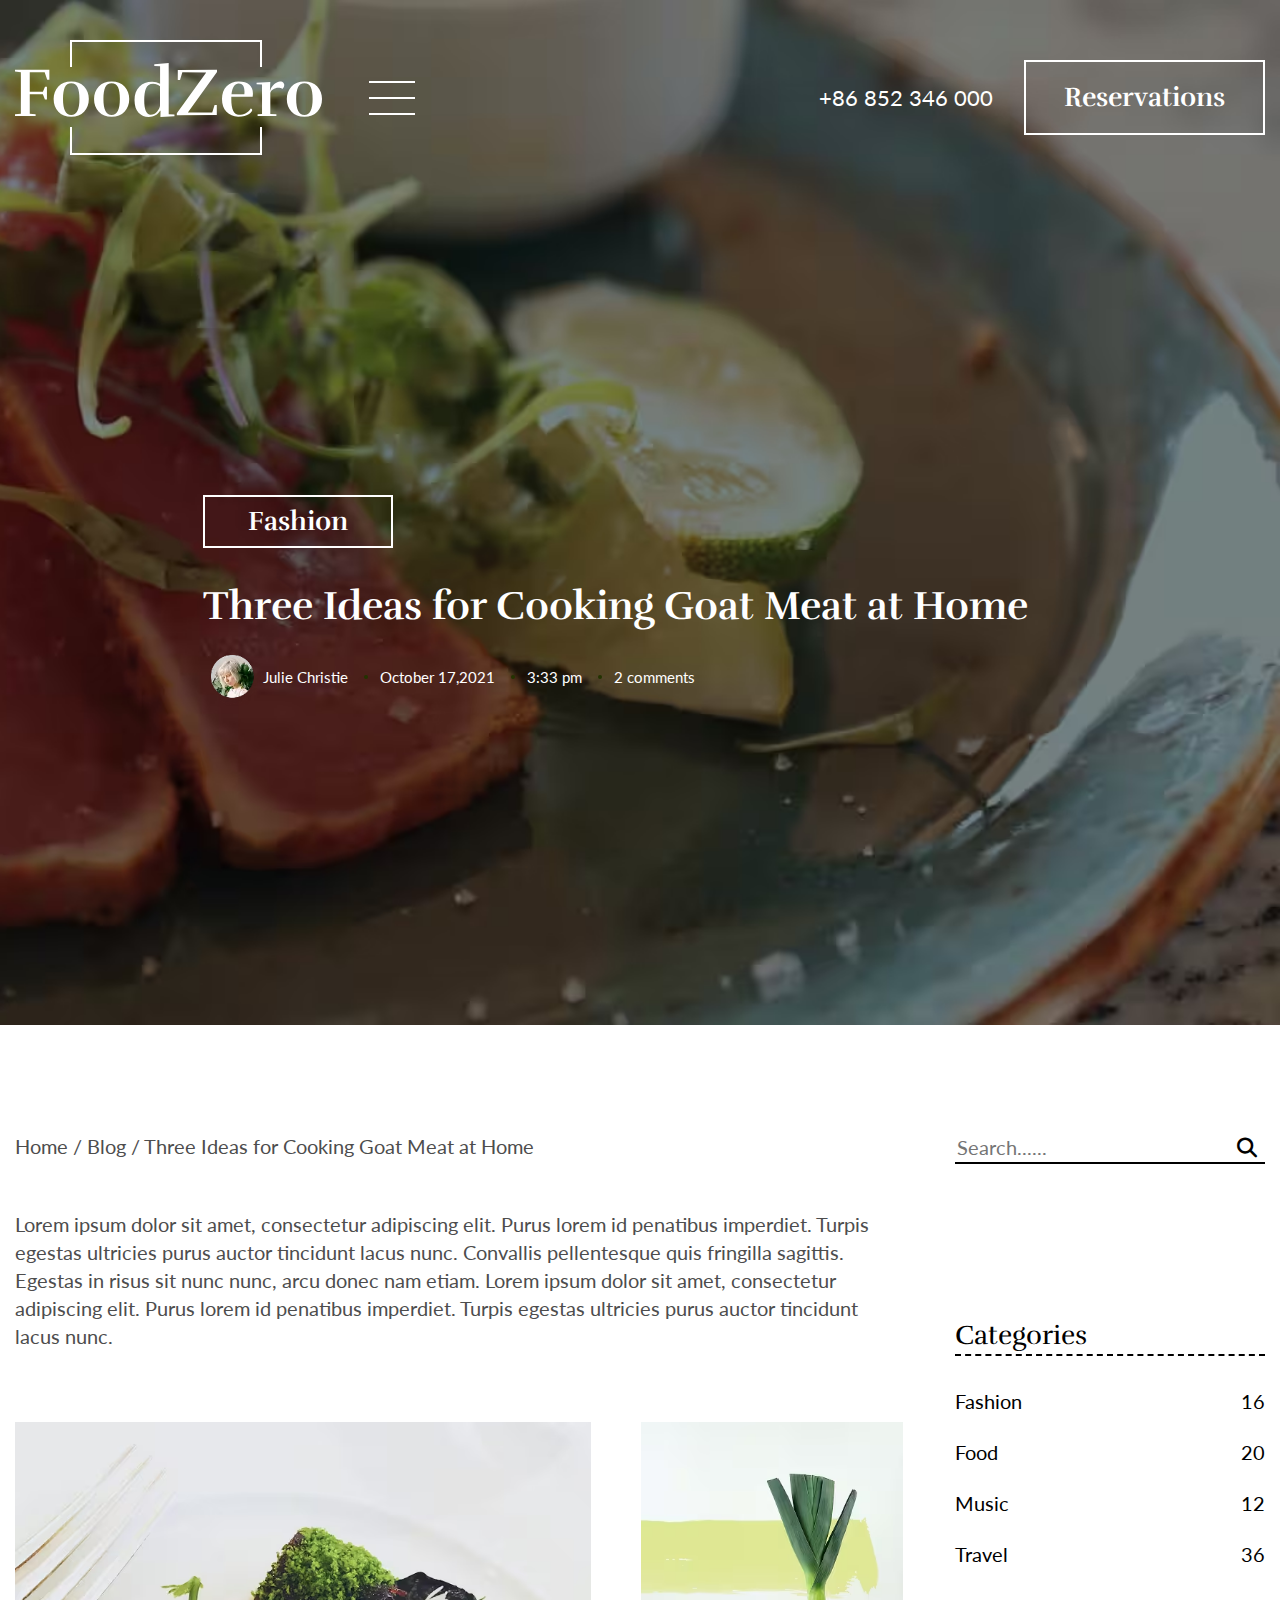
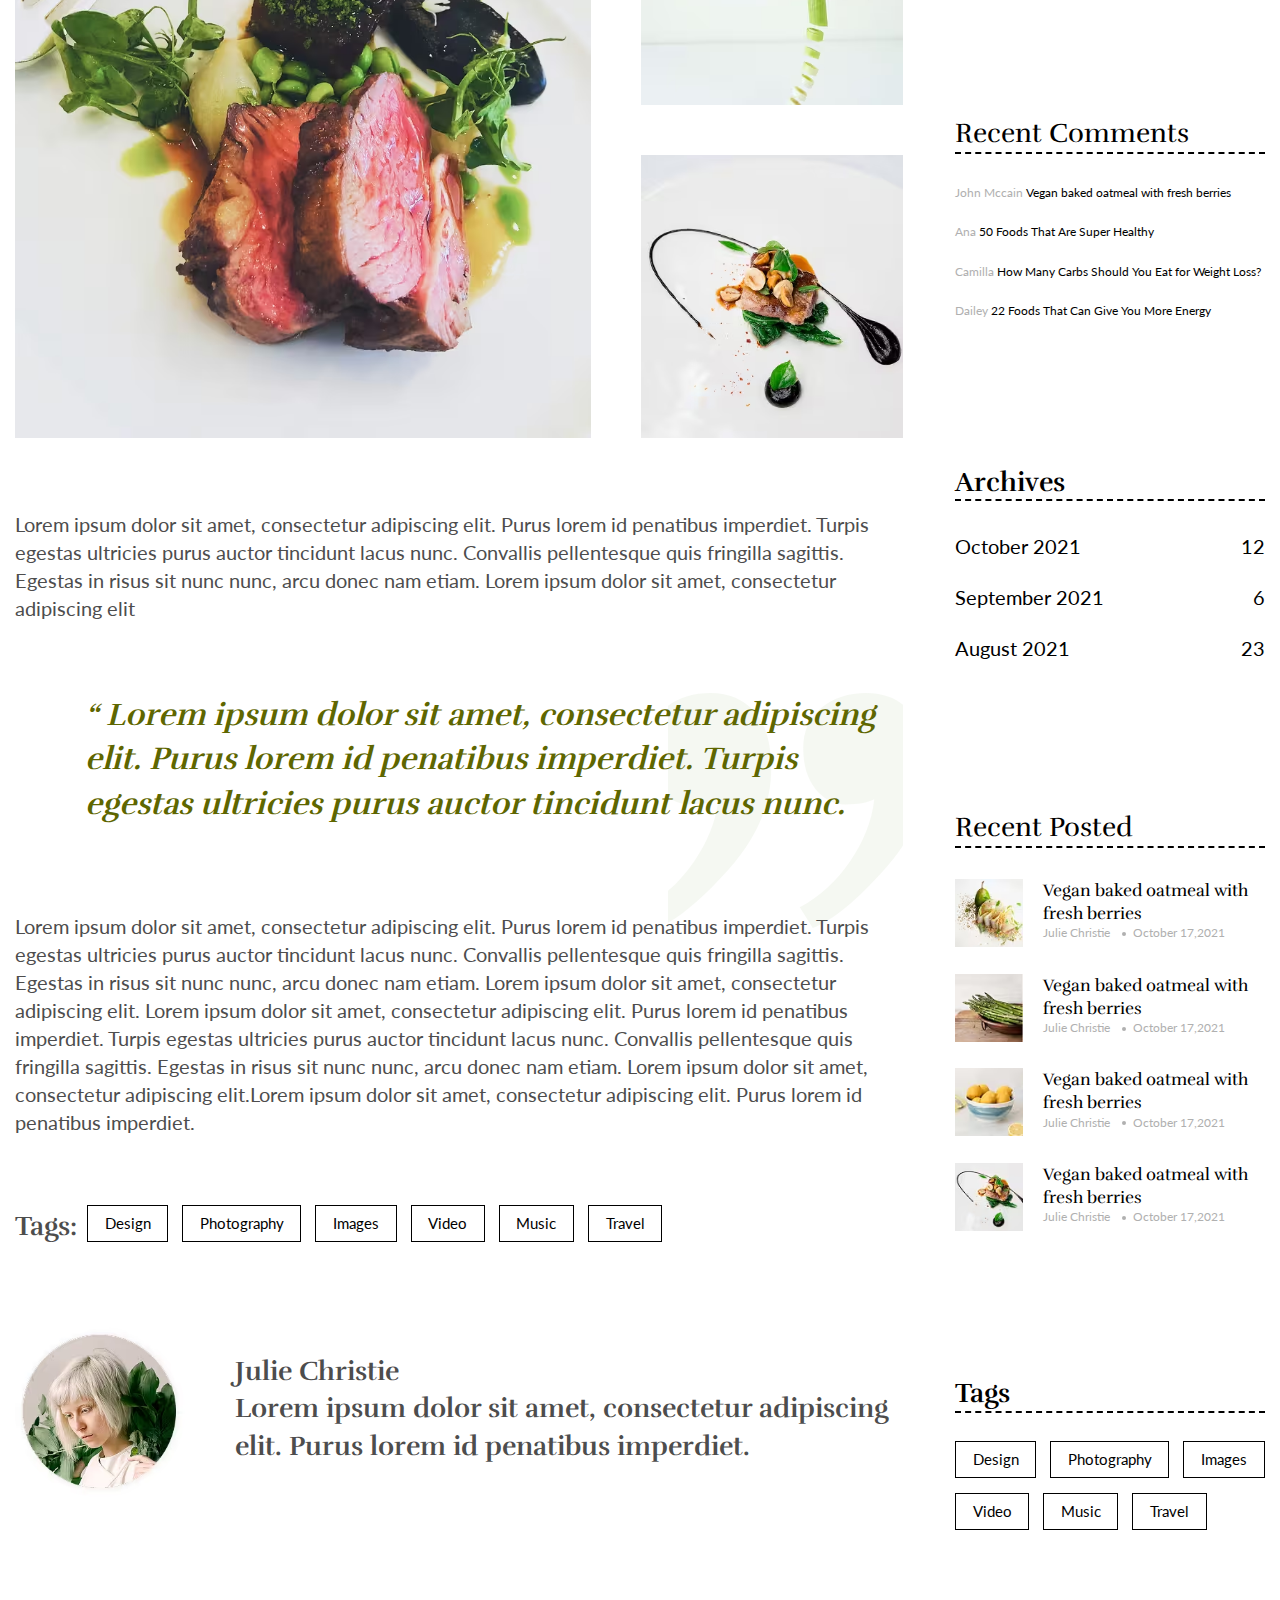
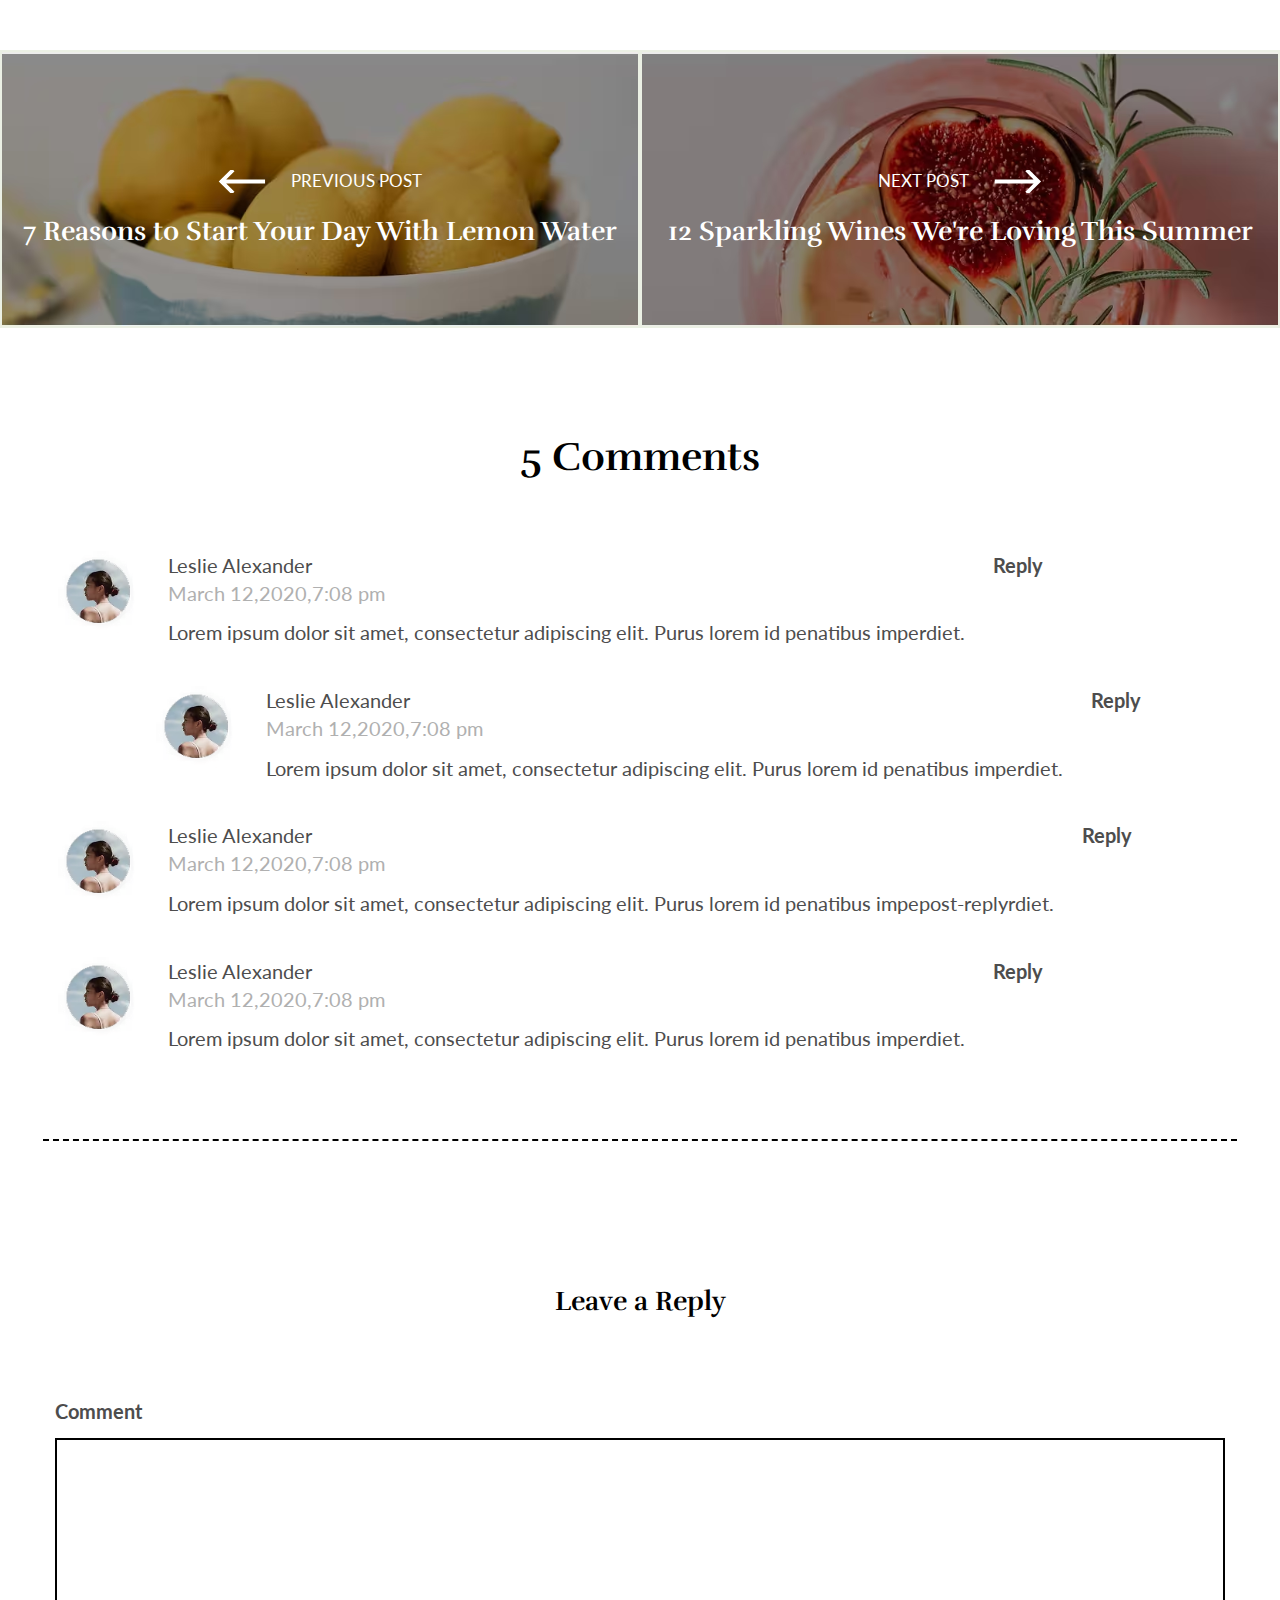
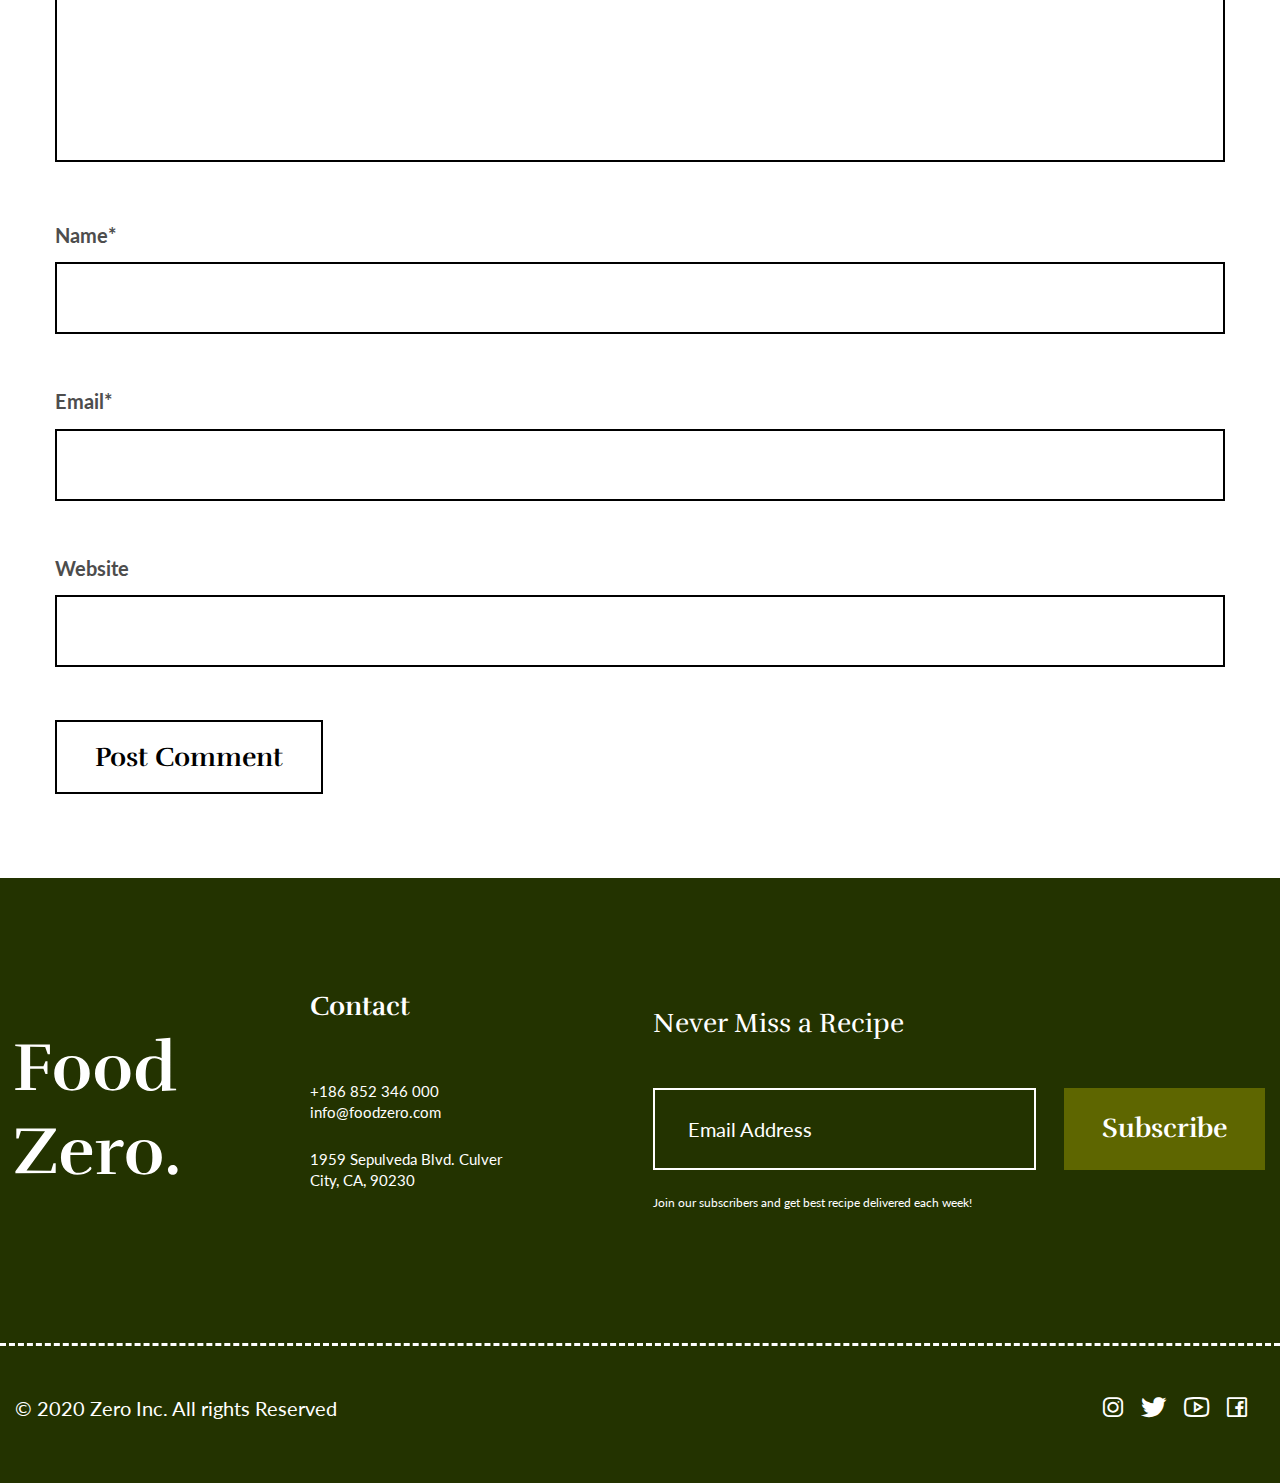
<file: single-post.html>
<!DOCTYPE html>
<html lang="en">
  <head>
    <meta charset="UTF-8" />
    <meta name="viewport" content="width=device-width, initial-scale=1.0" />
    <link rel="preconnect" href="https://fonts.googleapis.com" />
    <link rel="preconnect" href="https://fonts.gstatic.com" crossorigin />
    <link
      href="https://fonts.googleapis.com/css2?family=Lato:wght@400;700&family=Rufina:wght@400;700&display=swap"
      rel="stylesheet"
    />
    <link
      rel="stylesheet"
      href="https://cdnjs.cloudflare.com/ajax/libs/font-awesome/6.7.2/css/all.min.css"
    />
    <link rel="stylesheet" href="./css/single-post.css" />
    <title>Single post</title>
  </head>
  <body class="single-post">
    <header class="header">
      <div class="container">
        <div class="header-wrapper">
          <div class="header-left">
            <a href="" class="header-logo">
              <img
                src="./icons/header-logo.svg"
                alt=""
                class="header-logo-img"
              />
            </a>
            <div class="burger">
              <span></span>
              <span></span>
              <span></span>
            </div>
          </div>
          <div class="header-right">
            <a href="tel:+86852346000" class="header-tel">+86 852 346 000</a>
            <button class="btn btn--transparent">Reservations</button>
          </div>
        </div>
      </div>
    </header>
    <main>
      <section class="hero">
        <div class="container">
          <div class="hero-wrapper">
            <button class="btn btn--transparent btn--middle">Fashion</button>
            <h1 class="hero-title">
              Three Ideas for Cooking Goat Meat at Home
            </h1>
            <div class="blog-item-info">
              <img
                src="./images/posts/Avatar.avif"
                alt=""
                class="blog-item-info-img"
              />
              <ul class="blog-item-info-list">
                <li>Julie Christie</li>
                <li>October 17,2021</li>
                <li>3:33 pm</li>
                <li>2 comments</li>
              </ul>
            </div>
          </div>
        </div>
      </section>
      <div class="container">
        <div class="sitebar_opener">
          <span></span>
          <span></span>
          <span></span>
        </div>
        <div class="post-wrapper">
          <article class="post">
            <h2 hidden>Post body</h2>
            <div class="breadcrumbs-wrapper">
              <div class="breadcrumbs">
                <span>Home /</span>
                <span> Blog /</span>
                <span class="active-page">
                  Three Ideas for Cooking Goat Meat at Home</span
                >
              </div>
            </div>
            <p class="post-content-text">
              Lorem ipsum dolor sit amet, consectetur adipiscing elit. Purus
              lorem id penatibus imperdiet. Turpis egestas ultricies purus
              auctor tincidunt lacus nunc. Convallis pellentesque quis fringilla
              sagittis. Egestas in risus sit nunc nunc, arcu donec nam etiam.
              Lorem ipsum dolor sit amet, consectetur adipiscing elit. Purus
              lorem id penatibus imperdiet. Turpis egestas ultricies purus
              auctor tincidunt lacus nunc.
            </p>
            <div class="post-content-images">
              <img
                src="./images/single-post/post-content-img-large.avif"
                alt=""
                class="post-content-img-big"
              />
              <!--  <div class="post-content-images-small"> -->
              <img
                src="./images/single-post/post-content-img-small.avif"
                alt=""
                class="post-content-img-small"
              />
              <img
                src="./images/single-post/post-content-img-small2.avif"
                alt=""
                class="post-content-img-small"
              />
            </div>
            <p class="post-content-text">
              Lorem ipsum dolor sit amet, consectetur adipiscing elit. Purus
              lorem id penatibus imperdiet. Turpis egestas ultricies purus
              auctor tincidunt lacus nunc. Convallis pellentesque quis fringilla
              sagittis. Egestas in risus sit nunc nunc, arcu donec nam etiam.
              Lorem ipsum dolor sit amet, consectetur adipiscing elit
            </p>
            <p class="testimonials-text">
              “ Lorem ipsum dolor sit amet, consectetur adipiscing elit. Purus
              lorem id penatibus imperdiet. Turpis egestas ultricies purus
              auctor tincidunt lacus nunc.
            </p>
            <p class="post-content-text">
              Lorem ipsum dolor sit amet, consectetur adipiscing elit. Purus
              lorem id penatibus imperdiet. Turpis egestas ultricies purus
              auctor tincidunt lacus nunc. Convallis pellentesque quis fringilla
              sagittis. Egestas in risus sit nunc nunc, arcu donec nam etiam.
              Lorem ipsum dolor sit amet, consectetur adipiscing elit. Lorem
              ipsum dolor sit amet, consectetur adipiscing elit. Purus lorem id
              penatibus imperdiet. Turpis egestas ultricies purus auctor
              tincidunt lacus nunc. Convallis pellentesque quis fringilla
              sagittis. Egestas in risus sit nunc nunc, arcu donec nam etiam.
              Lorem ipsum dolor sit amet, consectetur adipiscing elit.Lorem
              ipsum dolor sit amet, consectetur adipiscing elit. Purus lorem id
              penatibus imperdiet.
            </p>
            <div class="tags">
              <p class="tags-caption">Tags:</p>
              <ul class="tags-wrapper">
                <li class="tags-item">
                  <a class="tags-link" href="#">Design</a>
                </li>
                <li class="tags-item">
                  <a class="tags-link" href="#">Photography</a>
                </li>
                <li class="tags-item">
                  <a class="tags-link" href="#">Images</a>
                </li>
                <li class="tags-item">
                  <a class="tags-link" href="#">Video</a>
                </li>
                <li class="tags-item">
                  <a class="tags-link" href="#">Music</a>
                </li>
                <li class="tags-item">
                  <a class="tags-link" href="#">Travel</a>
                </li>
              </ul>
            </div>
            <div class="testimonials-author">
              <img
                src="./images/single-post/Avatar.avif"
                alt=""
                class="testimonials-author-img"
              />
              <p class="testimonials-author-name">
                <span>Julie Christie</span><br />
                <span class="testimonials-author-text"
                  >Lorem ipsum dolor sit amet, consectetur adipiscing elit.
                  Purus lorem id penatibus imperdiet.
                </span>
              </p>
            </div>
          </article>
          <aside class="sidebar">
            <div class="sidebar-search-wrapper">
              <i class="fa-solid fa-magnifying-glass"></i>
              <input
                class="search-input"
                type="search"
                name="search"
                id="search"
                placeholder="Search......"
              />
            </div>
            <div class="sidebar-categories">
              <p class="sidebar-categories-caption sidebar-caption">
                Categories
              </p>
              <ul class="sidebar-category">
                <li class="sidebar-category-name">Fashion</li>
                <li class="sidebar-category-qantity">16</li>
              </ul>
              <ul class="sidebar-category">
                <li class="sidebar-category-name">Food</li>
                <li class="sidebar-category-qantity">20</li>
              </ul>
              <ul class="sidebar-category">
                <li class="sidebar-category-name">Music</li>
                <li class="sidebar-category-qantity">12</li>
              </ul>
              <ul class="sidebar-category">
                <li class="sidebar-category-name">Travel</li>
                <li class="sidebar-category-qantity">36</li>
              </ul>
            </div>
            <p class="sidebar-caption">Recent Comments</p>
            <ul class="sidebar-racent-comments">
              <li class="sidebar-racent-comment">
                <span class="racent-comment-author">John Mccain </span>
                <span class="racent-comment-post"
                  >Vegan baked oatmeal with fresh berries</span
                >
              </li>
              <li class="sidebar-racent-comment">
                <span class="racent-comment-author">Ana </span>
                <span class="racent-comment-post"
                  >50 Foods That Are Super Healthy</span
                >
              </li>
              <li class="sidebar-racent-comment">
                <span class="racent-comment-author">Camilla </span>
                <span class="racent-comment-post"
                  >How Many Carbs Should You Eat for Weight Loss?</span
                >
              </li>
              <li class="sidebar-racent-comment">
                <span class="racent-comment-author">Dailey</span>
                <span class="racent-comment-post"
                  >22 Foods That Can Give You More Energy</span
                >
              </li>
            </ul>
            <h3 class="sidebar-caption">Archives</h3>
            <ul class="sidebar-archives">
              <li class="sidebar-archive">
                <span class="sidebar-archive-date">October 2021</span>
                <span class="sidebar-archive-qantity">12</span>
              </li>
              <li class="sidebar-archive">
                <span class="sidebar-archive-date">September 2021</span>
                <span class="sidebar-archive-qantity">6</span>
              </li>
              <li class="sidebar-archive">
                <span class="sidebar-archive-date">August 2021</span>
                <span class="sidebar-archive-qantity">23</span>
              </li>
            </ul>
            <p class="sidebar-caption">Recent Posted</p>
            <ul class="sidebar-recent-posted">
              <li class="sidebar-racent">
                <img
                  src="./images/single-post/post-racent-1.avif"
                  alt=""
                  class="sidebar-racent-img"
                />
                <div class="sidebar-racent-text-content">
                  <p class="sidebar-racent-caption">
                    Vegan baked oatmeal with fresh berries
                  </p>
                  <div class="sidebar-racent-info">
                    <span class="sidebar-racent-author">Julie Christie</span>
                    <span class="sidebar-racent-date">October 17,2021</span>
                  </div>
                </div>
              </li>
              <li class="sidebar-racent">
                <img
                  src="./images/single-post/post-racent-2.avif"
                  alt=""
                  class="sidebar-racent-img"
                />
                <div class="sidebar-racent-text-content">
                  <p class="sidebar-racent-caption">
                    Vegan baked oatmeal with fresh berries
                  </p>
                  <div class="sidebar-racent-info">
                    <span class="sidebar-racent-author">Julie Christie</span>
                    <span class="sidebar-racent-date">October 17,2021</span>
                  </div>
                </div>
              </li>
              <li class="sidebar-racent">
                <img
                  src="./images/single-post/post-racent-3.avif"
                  alt=""
                  class="sidebar-racent-img"
                />
                <div class="sidebar-racent-text-content">
                  <p class="sidebar-racent-caption">
                    Vegan baked oatmeal with fresh berries
                  </p>
                  <div class="sidebar-racent-info">
                    <span class="sidebar-racent-author">Julie Christie</span>
                    <span class="sidebar-racent-date">October 17,2021</span>
                  </div>
                </div>
              </li>
              <li class="sidebar-racent">
                <img
                  src="./images/single-post/post-racent-4.avif"
                  alt=""
                  class="sidebar-racent-img"
                />
                <div class="sidebar-racent-text-content">
                  <p class="sidebar-racent-caption">
                    Vegan baked oatmeal with fresh berries
                  </p>
                  <div class="sidebar-racent-info">
                    <span class="sidebar-racent-author">Julie Christie</span>
                    <span class="sidebar-racent-date">October 17,2021</span>
                  </div>
                </div>
              </li>
            </ul>
            <h3 class="sidebar-caption">Tags</h3>

            <ul class="tags-wrapper">
              <li class="tags-item">
                <a class="tags-link" href="#">Design</a>
              </li>
              <li class="tags-item">
                <a class="tags-link" href="#">Photography</a>
              </li>
              <li class="tags-item">
                <a class="tags-link" href="#">Images</a>
              </li>
              <li class="tags-item">
                <a class="tags-link" href="#">Video</a>
              </li>
              <li class="tags-item">
                <a class="tags-link" href="#">Music</a>
              </li>
              <li class="tags-item">
                <a class="tags-link" href="#">Travel</a>
              </li>
            </ul>
          </aside>
        </div>
      </div>
      <div class="post-nav-guides">
        <a href="#" class="post-guide post-guide--prev">
          <p class="post-guide-arrow post-guide-arrow--prev">previous post</p>
          <p class="post-nav-guide-title">
            7 Reasons to Start Your Day With Lemon Water
          </p>
        </a>
        <a href="#" class="post-guide post-guide--next">
          <p class="post-guide-arrow post-guide-arrow--next">next post</p>
          <p class="post-nav-guide-title">
            12 Sparkling Wines We're Loving This Summer
          </p>
        </a>
      </div>
      <section class="post-comments">
        <div class="container">
          <h2 class="comments-title">5 Comments</h2>
          <div class="post-comment">
            <img
              src="./images/single-post/Avatar-comment.avif"
              alt=""
              class="post-comment-img"
            />
            <div class="post-comment-content">
              <p class="post-comment-author">Leslie Alexander</p>
              <p class="post-comment-date">March 12,2020,7:08 pm</p>
              <p class="post-comment-text">
                Lorem ipsum dolor sit amet, consectetur adipiscing elit. Purus
                lorem id penatibus imperdiet.
              </p>
            </div>
            <buttton class="post-comment-reply">Reply</buttton>
          </div>
          <div class="post-comment post-comment--reply">
            <img
              src="./images/single-post/Avatar-comment.avif"
              alt=""
              class="post-comment-img"
            />
            <div class="post-comment-content">
              <p class="post-comment-author">Leslie Alexander</p>
              <p class="post-comment-date">March 12,2020,7:08 pm</p>
              <p class="post-comment-text">
                Lorem ipsum dolor sit amet, consectetur adipiscing elit. Purus
                lorem id penatibus imperdiet.
              </p>
            </div>
            <buttton class="post-comment-reply">Reply</buttton>
          </div>
          <div class="post-comment">
            <img
              src="./images/single-post/Avatar-comment.avif"
              alt=""
              class="post-comment-img"
            />
            <div class="post-comment-content">
              <p class="post-comment-author">Leslie Alexander</p>
              <p class="post-comment-date">March 12,2020,7:08 pm</p>
              <p class="post-comment-text">
                Lorem ipsum dolor sit amet, consectetur adipiscing elit. Purus
                lorem id penatibus impepost-replyrdiet.
              </p>
            </div>
            <buttton class="post-comment-reply">Reply</buttton>
          </div>
          <div class="post-comment">
            <img
              src="./images/single-post/Avatar-comment.avif"
              alt=""
              class="post-comment-img"
            />
            <div class="post-comment-content">
              <p class="post-comment-author">Leslie Alexander</p>
              <p class="post-comment-date">March 12,2020,7:08 pm</p>
              <p class="post-comment-text">
                Lorem ipsum dolor sit amet, consectetur adipiscing elit. Purus
                lorem id penatibus imperdiet.
              </p>
            </div>
            <buttton class="post-comment-reply">Reply</buttton>
          </div>
        </div>
      </section>
      <section class="post-reply">
        <div class="container container--medium">
          <h2 class="post-reply-title">Leave a Reply</h2>
          <form action="" class="post-reply-form">
            <div class="post-reply-form-group">
              <label class="post-reply-label" for="input-message"
                >Comment</label
              >
              <textarea
                class="post-reply-field"
                name="message"
                data-error-message="Message required"
                rows="10"
                id="input-message"
              ></textarea>
              <span class="post-reply-field-error"></span>
            </div>
            <div class="post-reply-form-group">
              <label class="post-reply-label" for="input-name">Name*</label>
              <input
                class="post-reply-field"
                data-error-message="NAME required"
                type="text"
                name="name"
                id="input-name"
              />
              <span class="post-reply-field-error"></span>
            </div>

            <div class="post-reply-form-group">
              <label class="post-reply-label" for="input-email">Email*</label>
              <input
                class="post-reply-field"
                type="email"
                name="email"
                id="input-email"
              />
            </div>
            <div class="post-reply-form-group">
              <label class="post-reply-label" for="input-website"
                >Website</label
              >
              <input
                class="post-reply-field"
                type="text"
                name="website"
                id="input-website"
              />
            </div>
            <button class="btn btn--transparent">Post Comment</button>
          </form>
        </div>
      </section>
    </main>
    <footer class="footer">
      <div class="container">
        <div class="footer-wrapper footer-wrapper--top">
          <a href="#" class="footer-logo">
            <img src="./icons/Logo-footer.svg" alt="" />
          </a>
          <div class="contacts">
            <p class="contacts-caption">Contact</p>
            <a class="contacts-phone" href="tel:+186852346000">
              +186 852 346 000
            </a>
            <a class="contacts-mail" href="mailto:info@foodzero.com"
              >info@foodzero.com</a
            >
            <address class="contacts-adress">
              1959 Sepulveda Blvd. Culver City, CA, 90230
            </address>
          </div>
          <div class="footer-form-wrapper">
            <p class="footer-caption">Never Miss a Recipe</p>
            <form action="#" class="footer-form">
              <input
                class="footer-form-input"
                type="email"
                name="email"
                value="Email Address"
              />
              <button class="btn btn--light-green" type="submit">
                Subscribe
              </button>
            </form>
            <span
              >Join our subscribers and get best recipe delivered each
              week!</span
            >
          </div>
        </div>
        <div class="footer-devider"></div>
        <div class="footer-wrapper footer-wrapper--bottom">
          <p class="footer-copyright">© 2020 Zero Inc. All rights Reserved</p>
          <ul class="social">
            <li class="social-item">
              <a href="#" class="icon-instagram social-link"></a>
            </li>
            <li class="social-item">
              <a href="#" class="icon-twitter social-link"></a>
            </li>
            <li class="social-item">
              <a href="#" class="icon-youtube social-link"></a>
            </li>
            <li class="social-item">
              <a href="#" class="icon-facebook social-link"></a>
            </li>
          </ul>
        </div>
      </div>
    </footer>
    <div class="modal">
      <div class="modal-nav-close">
        <span></span>
        <span></span>
      </div>
      <div class="modal-wrapper">
        <nav class="modal-menu">
          <ul class="modal-menu-list">
            <li class="modal-menu-item">
              <a href="#" class="modal-menu-link">Home</a>
            </li>
            <li class="modal-menu-item">
              <a href="#" class="modal-menu-link">Menu</a>
            </li>
            <li class="modal-menu-item">
              <a href="#" class="modal-menu-link">Blogs</a>
            </li>
            <li class="modal-menu-item">
              <a href="#" class="modal-menu-link">About</a>
            </li>
            <li class="modal-menu-item">
              <a href="#" class="modal-menu-link">Contact</a>
            </li>
          </ul>
        </nav>
        <div class="modal-contacts-wrapper">
          <div class="contacts">
            <p class="contacts-caption contacts--border-dashed">Contact</p>
            <a class="contacts-phone" href="tel:+186852346000">
              +186 852 346 000
            </a>
            <a class="contacts-mail" href="mailto:info@foodzero.com"
              >info@foodzero.com</a
            >
            <address class="contacts-adress">
              1959 Sepulveda Blvd. Culver City, CA, 90230
            </address>
          </div>
          <ul class="social">
            <li class="social-item">
              <a href="#" class="icon-instagram social-link"></a>
            </li>
            <li class="social-item">
              <a href="#" class="icon-twitter social-link"></a>
            </li>
            <li class="social-item">
              <a href="#" class="icon-youtube social-link"></a>
            </li>
            <li class="social-item">
              <a href="#" class="icon-facebook social-link"></a>
            </li>
          </ul>
        </div>
      </div>
    </div>
    <div class="overlay-modal"></div>
  </body>
  <script src="./js/script-burger-menu.js"></script>
  <script src="./js/sitebar.js"></script>
</html>
</file>
<file: css/index.css>
@import url(./bootstrap-reboot.css);
@import url(./vars.css);
@import url(./container.css);
@import url(./blocks/header.css);
@import url(./blocks/burger.css);
@import url(./blocks/buttons.css);
@import url(./blocks/footer.css);
@import url(./blocks/contacts.css);
@import url(./blocks/social.css);
@import url(./icomoon.css);
@import url(./blocks/hero.css);

@import url(./blocks/categories.css);
@import url(./blocks/reservation.css);
@import url(./blocks/posts.css);
@import url(./blocks/recent-post.css);
@import url(./blocks/blog-item.css);
@import url(./blocks/testimonials.css);
@import url(./swiper.css);
@import url(./blocks/menu-list.css);
@import url(./blocks/menu.css);
@import url(./blocks/menu-item.css);
@import url(./blocks/chief.css);
@import url(./blocks/modal-menu.css);
</file>
<file: css/about.css>
@import url(./bootstrap-reboot.css);
@import url(./vars.css);
@import url(./container.css);
@import url(./blocks/header.css);
@import url(./blocks/burger.css);
@import url(./blocks/buttons.css);
@import url(./blocks/footer.css);
@import url(./blocks/contacts.css);
@import url(./blocks/social.css);
@import url(./icomoon.css);
@import url(./blocks/hero.css);
@import url(./blocks/modal-menu.css);

@import url(./blocks/story.css);
@import url(./blocks/reservation.css);
@import url(./blocks/video.css);
@import url(./blocks/process.css);
</file>
<file: css/blog-page.css>
@import url(./bootstrap-reboot.css);
@import url(./vars.css);
@import url(./container.css);
@import url(./blocks/header.css);
@import url(./blocks/burger.css);
@import url(./blocks/buttons.css);
@import url(./blocks/footer.css);
@import url(./blocks/contacts.css);
@import url(./blocks/social.css);
@import url(./icomoon.css);
@import url(./blocks/hero.css);
@import url(./blocks/modal-menu.css);

@import url(./blocks/breadcrumbs.css);
@import url(./blocks/posts.css);

@import url(./blocks/blog-item.css);
@import url(./blocks/colums-toggle.css);
</file>
<file: css/contacts-page.css>
@import url(./bootstrap-reboot.css);
@import url(./vars.css);
@import url(./container.css);
@import url(./blocks/header.css);
@import url(./blocks/burger.css);
@import url(./blocks/buttons.css);
@import url(./blocks/footer.css);
@import url(./blocks/contacts.css);
@import url(./blocks/social.css);
@import url(./icomoon.css);
@import url(./blocks/hero.css);
@import url(./blocks/modal-menu.css);

@import url(./blocks/reservation.css);
@import url(./blocks/location.css);
</file>
<file: css/portfolio.css>
@import url(./bootstrap-reboot.css);
@import url(./vars.css);
@import url(./container.css);
@import url(./blocks/header.css);
@import url(./blocks/burger.css);
@import url(./blocks/buttons.css);
@import url(./blocks/footer.css);
@import url(./blocks/contacts.css);
@import url(./blocks/social.css);
@import url(./icomoon.css);
@import url(./blocks/hero.css);
@import url(./blocks/modal-menu.css);

@import url(./blocks/portfolio.css);
</file>
<file: css/single-portfolio.css>
@import url(./bootstrap-reboot.css);
@import url(./vars.css);
@import url(./container.css);
@import url(./blocks/header.css);
@import url(./blocks/burger.css);
@import url(./blocks/buttons.css);
@import url(./blocks/footer.css);
@import url(./blocks/contacts.css);
@import url(./blocks/social.css);
@import url(./icomoon.css);
@import url(./blocks/hero.css);
@import url(./blocks/modal-menu.css);

@import url(./blocks/single-portfolio.css);
</file>
<file: css/single-post-no-sb.css>
@import url(./bootstrap-reboot.css);
@import url(./vars.css);
@import url(./container.css);
@import url(./blocks/header.css);
@import url(./blocks/burger.css);
@import url(./blocks/buttons.css);
@import url(./blocks/footer.css);
@import url(./blocks/contacts.css);
@import url(./blocks/social.css);
@import url(./icomoon.css);
@import url(./blocks/hero.css);
@import url(./blocks/modal-menu.css);

@import url(./blocks/single-post-no-sb.css);
@import url(./blocks/single-post.css);
@import url(./blocks/tags.css);
@import url(./blocks/blog-item.css);
@import url(./blocks/breadcrumbs.css);
@import url(./blocks/posts.css);
@import url(./blocks/testimonials.css);
</file>
<file: css/single-post.css>
@import url(./bootstrap-reboot.css);
@import url(./vars.css);
@import url(./container.css);
@import url(./blocks/header.css);
@import url(./blocks/burger.css);
@import url(./blocks/buttons.css);
@import url(./blocks/footer.css);
@import url(./blocks/contacts.css);
@import url(./blocks/social.css);
@import url(./icomoon.css);
@import url(./blocks/hero.css);
@import url(./blocks/modal-menu.css);

@import url(./blocks/testimonials.css);
@import url(./blocks/breadcrumbs.css);
@import url(./blocks/tags.css);
@import url(./blocks/single-post.css);
@import url(./blocks/sidebar.css);
@import url(./blocks/tags.css);
@import url(./blocks/blog-item.css);
</file>
